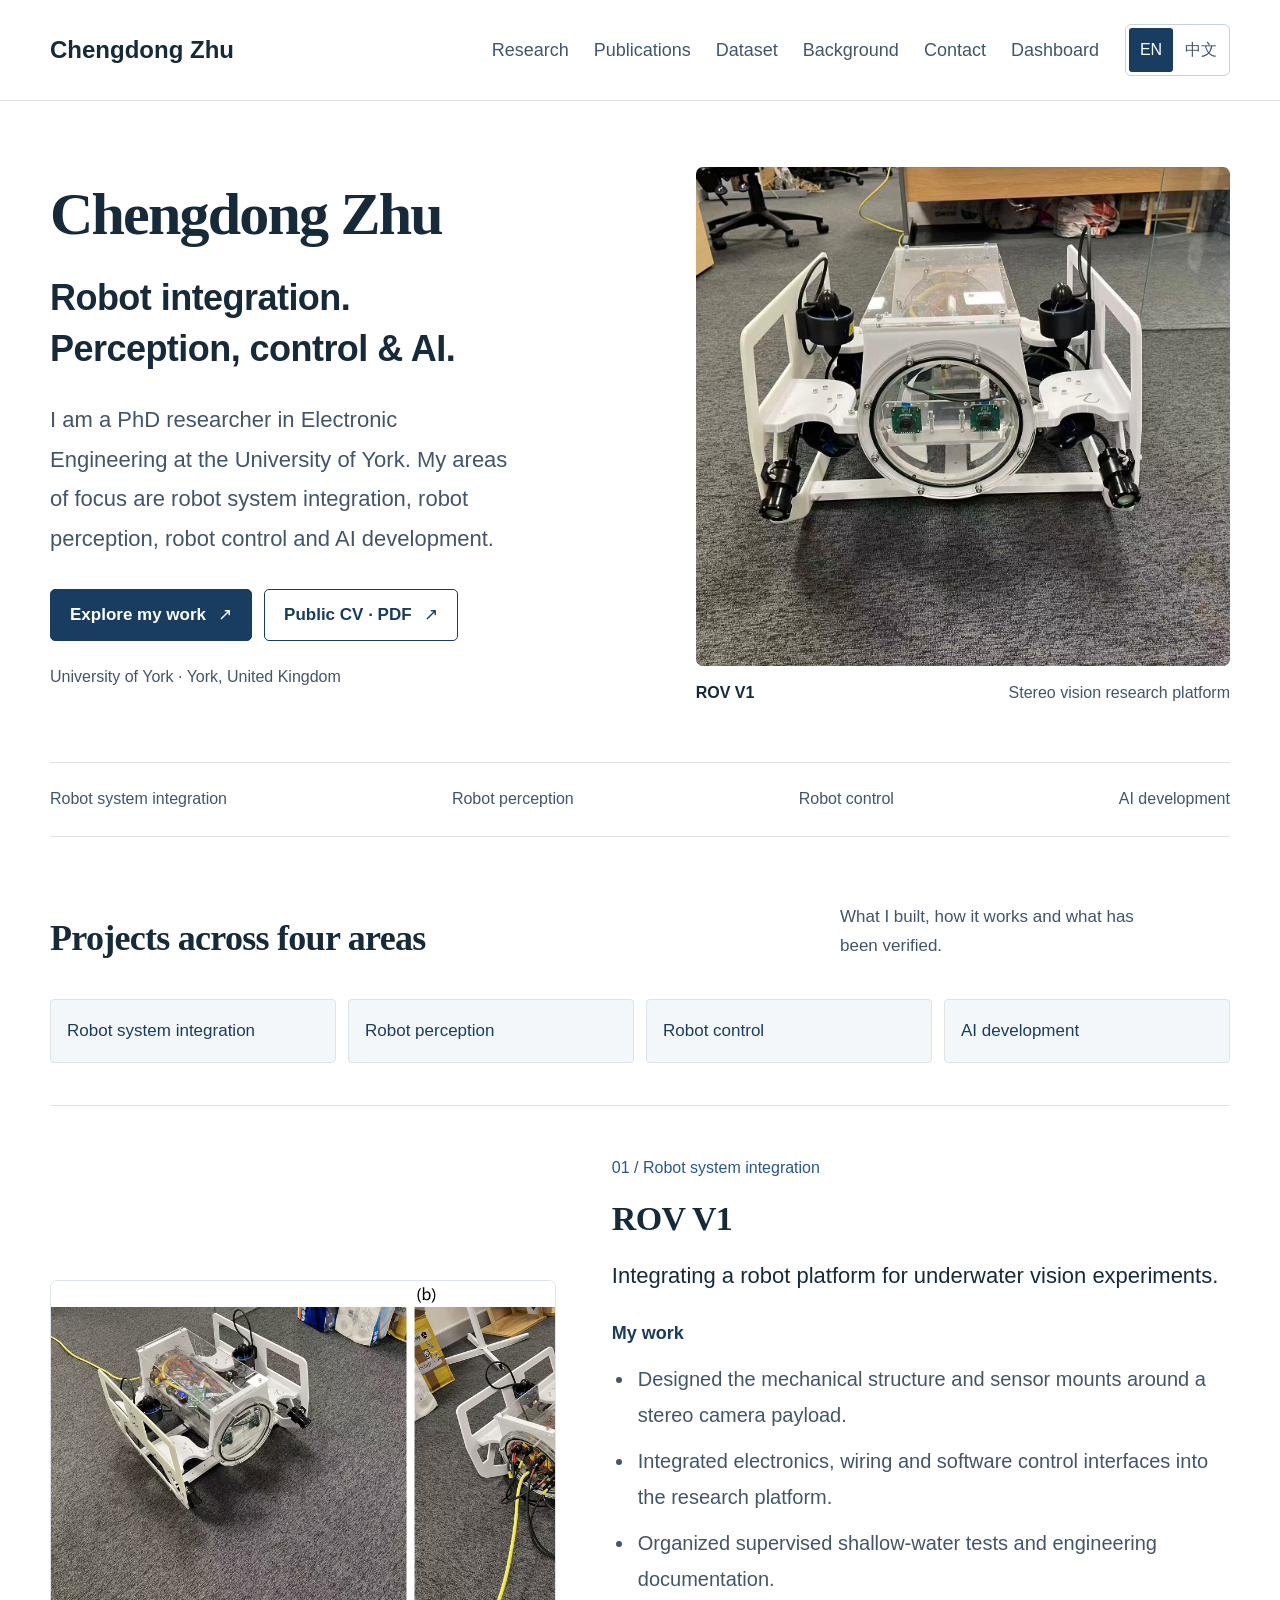
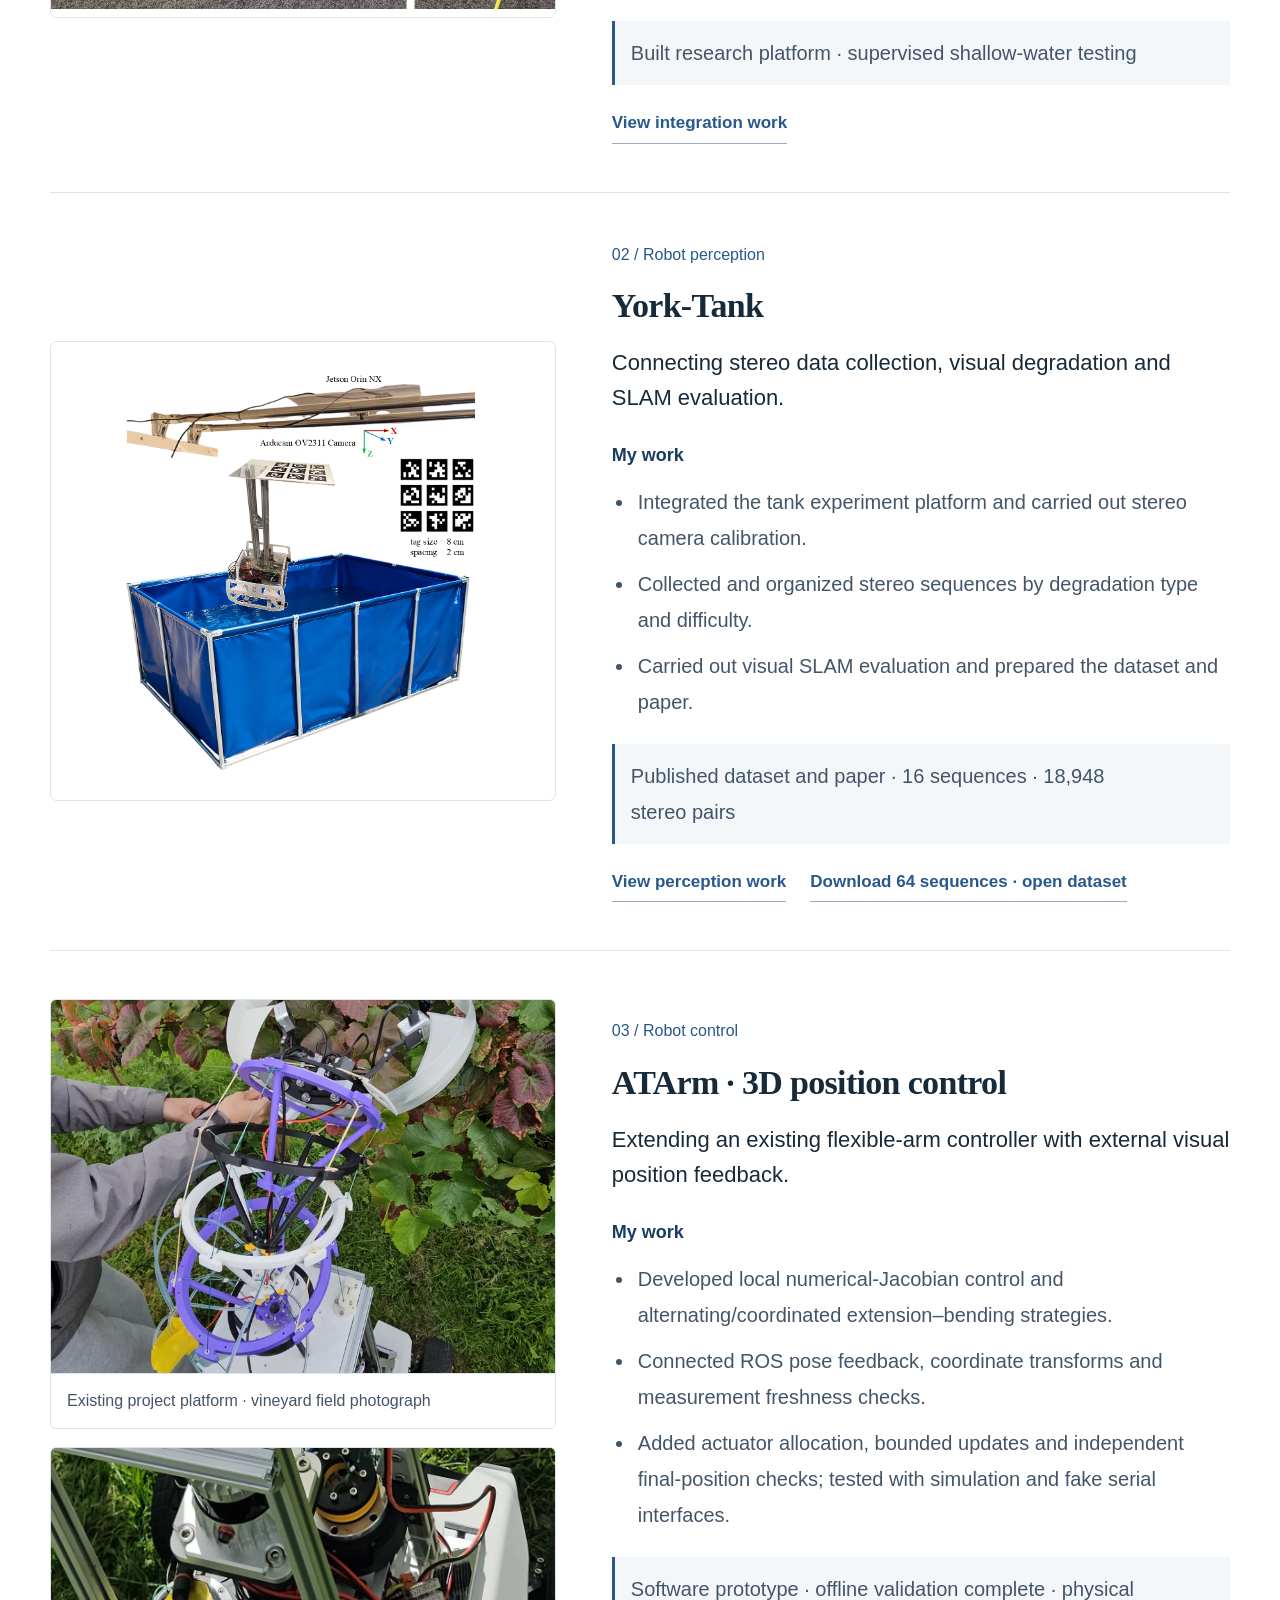
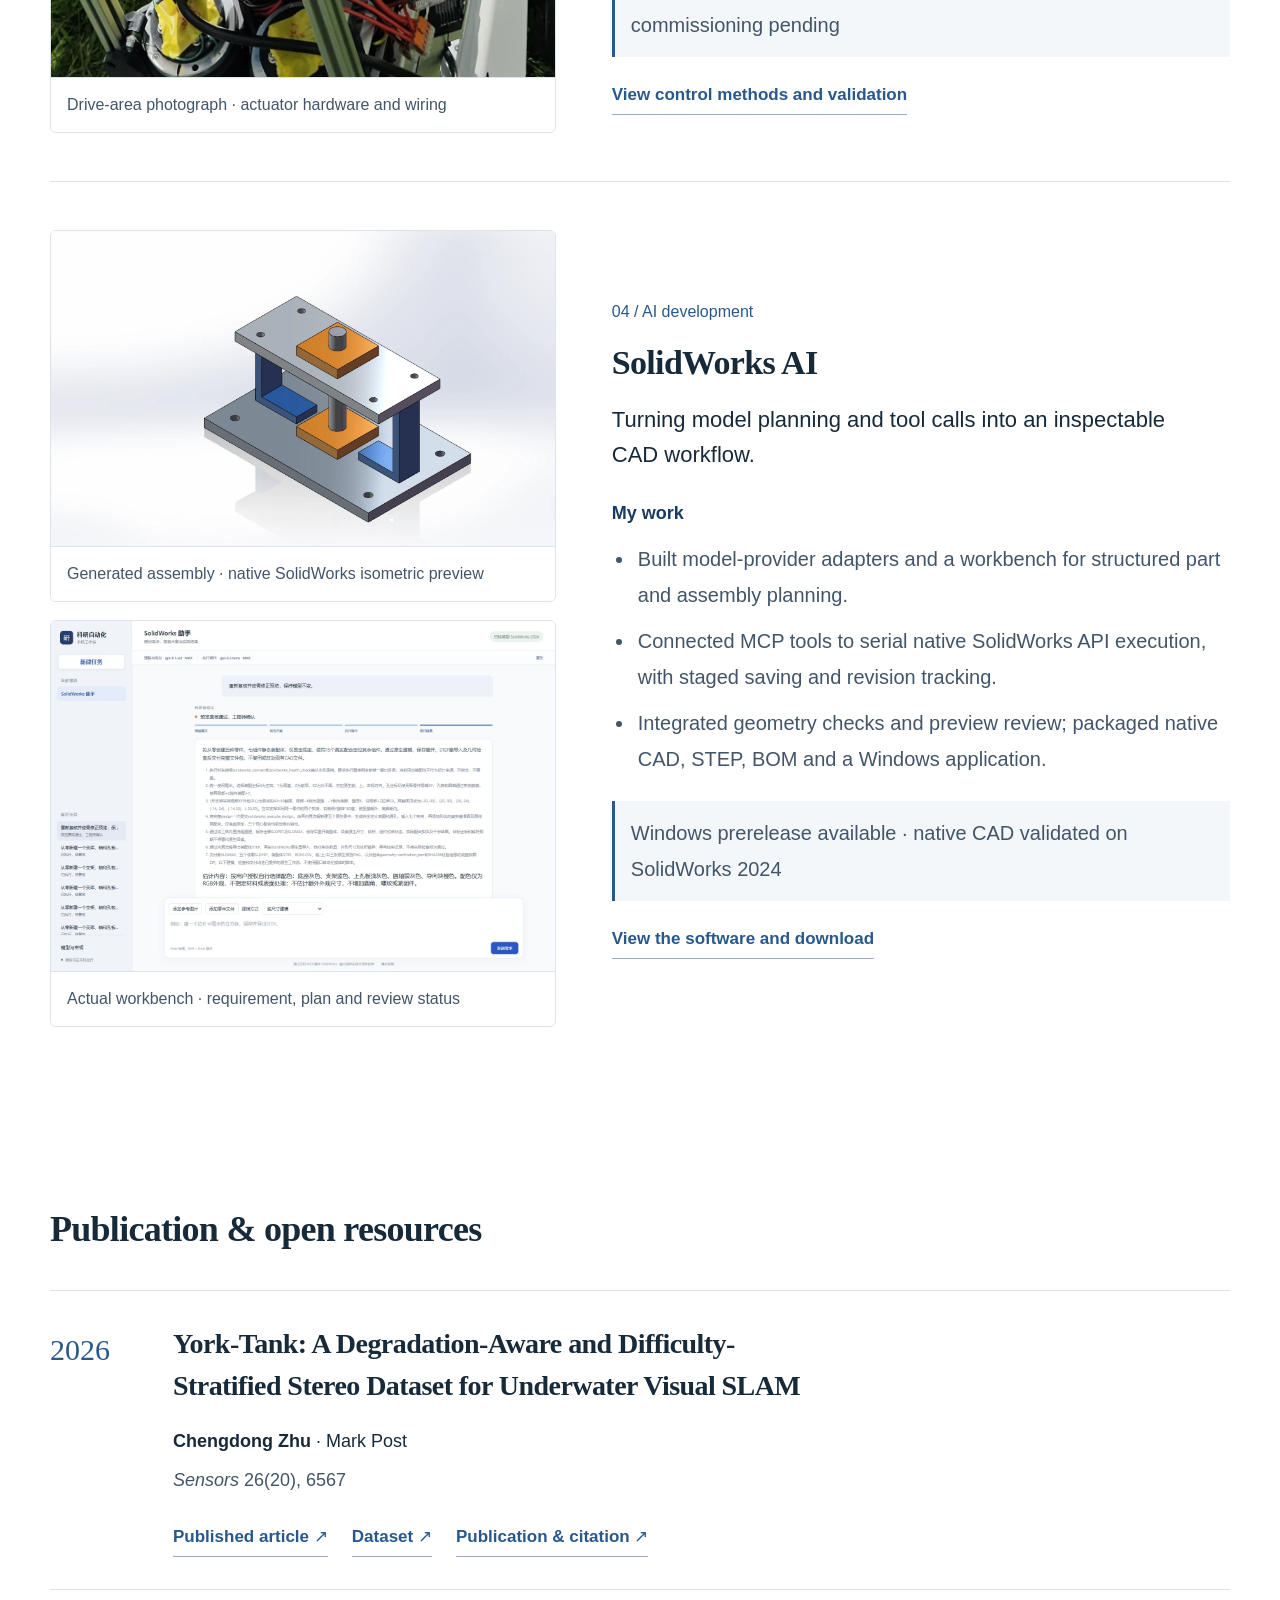
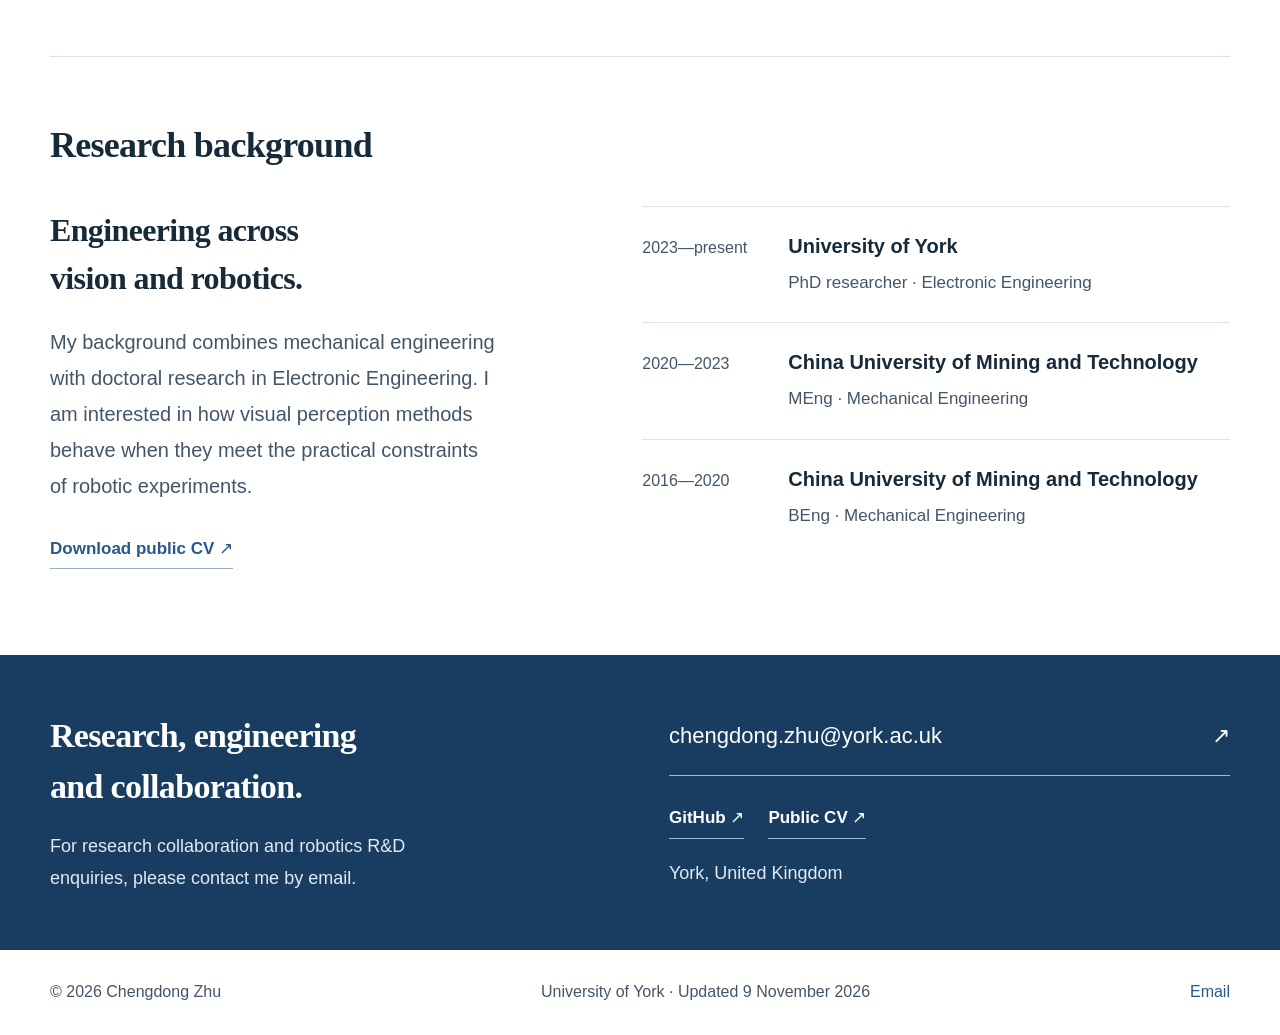
<file: index.html>
<!doctype html>
<html lang="en"><head><meta charset="utf-8"><meta name="viewport" content="width=device-width, initial-scale=1">
<title>Chengdong Zhu | Robotics &amp; AI Development</title><meta name="description" content="Chengdong Zhu, PhD researcher in Electronic Engineering at the University of York. Robot system integration, robot perception, robot control and AI development.">
<meta name="theme-color" content="#ffffff"><meta property="og:type" content="website"><meta property="og:title" content="Chengdong Zhu | Robotics &amp; AI Development"><meta property="og:description" content="Chengdong Zhu, PhD researcher in Electronic Engineering at the University of York. Robot system integration, robot perception, robot control and AI development."><meta property="og:image" content="https://zhuchengdong.com/assets/rov-front.jpg"><meta property="og:url" content="https://zhuchengdong.com/">
<link rel="canonical" href="https://zhuchengdong.com/"><link rel="icon" href="assets/favicon.svg?v=20261104-r3" type="image/svg+xml"><link rel="stylesheet" href="assets/style.css?v=20261124-dashboard">
<script src="assets/site.js?v=20261124-dashboard" defer></script></head>
<body data-title-en="Chengdong Zhu | Robotics &amp; AI Development" data-title-zh="朱铖栋 | 机器人系统集成、感知、控制与AI开发" data-desc-en="Chengdong Zhu, PhD researcher in Electronic Engineering at the University of York. Robot system integration, robot perception, robot control and AI development." data-desc-zh="朱铖栋，约克大学电子工程博士研究生，工作方向为机器人系统集成、机器人感知、机器人控制与AI开发。">
<a class="skip" href="#main"><span data-en="Skip to content" data-zh="跳转至正文">Skip to content</span></a>
<header class="masthead"><div class="wrap header-inner"><a class="brand" href="index.html" aria-label="Chengdong Zhu / 朱铖栋"><span data-en="Chengdong Zhu" data-zh="朱铖栋">Chengdong Zhu</span><span class="brand-note"><span data-en="RESEARCH &amp; ENGINEERING" data-zh="研究与工程">RESEARCH &amp; ENGINEERING</span></span></a>
<div class="header-controls"><button class="menu-toggle" type="button" aria-expanded="false" aria-controls="main-nav"><span data-en="Menu" data-zh="导航">Menu</span></button><nav id="main-nav" aria-label="Main navigation"><a href="index.html#research"><span data-en="Research" data-zh="研究项目">Research</span></a><a href="publications.html"><span data-en="Publications" data-zh="论文与资源">Publications</span></a><a href="datasets/york-tank/"><span data-en="Dataset" data-zh="数据集">Dataset</span></a><a href="index.html#background"><span data-en="Background" data-zh="研究背景">Background</span></a><a href="index.html#contact"><span data-en="Contact" data-zh="联系">Contact</span></a><a href="dashboard/" data-language-link><span data-en="Dashboard" data-zh="工作台">Dashboard</span></a></nav>
<div class="language-switch" role="group" aria-label="Language / 语言"><button type="button" data-language="en" aria-pressed="true">EN</button><button type="button" data-language="zh" aria-pressed="false">中文</button></div></div></div></header>
<main id="main"><section class="wrap hero" aria-labelledby="hero-name"><div class="hero-copy"><p class="eyebrow"><span data-en="ROBOTICS · VISION · SYSTEMS" data-zh="机器人 · 视觉 · 系统">ROBOTICS · VISION · SYSTEMS</span></p><h1 id="hero-name"><span data-en="Chengdong Zhu" data-zh="朱铖栋">Chengdong Zhu</span></h1><h2 class="hero-statement" data-en="Robot integration.
Perception, control &amp; AI." data-zh="机器人系统集成
感知、控制与AI开发">Robot integration.
Perception, control &amp; AI.</h2><p class="hero-intro" data-en="I am a PhD researcher in Electronic Engineering at the University of York. My areas of focus are robot system integration, robot perception, robot control and AI development." data-zh="我是约克大学电子工程专业博士研究生，方向涵盖机器人系统集成、机器人感知、机器人控制和AI开发。">I am a PhD researcher in Electronic Engineering at the University of York. My areas of focus are robot system integration, robot perception, robot control and AI development.</p>
<div class="actions"><a class="button primary" href="#research" ><span data-en="Explore my work" data-zh="查看研究项目">Explore my work</span><span aria-hidden="true"> ↗</span></a><a class="button secondary" href="assets/Chengdong_Zhu_Public_CV.pdf" download><span data-en="Public CV · PDF" data-zh="公开简历 · 英文 PDF">Public CV · PDF</span><span aria-hidden="true"> ↗</span></a></div><p class="hero-location"><span data-en="University of York · York, United Kingdom" data-zh="英国约克大学 · 电子工程">University of York · York, United Kingdom</span></p></div>
<figure class="hero-figure"><img src="assets/rov-front.jpg" alt="Front view of the V1 underwater research robot and its stereo cameras" width="1707" height="1280" fetchpriority="high"><figcaption><span>ROV V1</span><span data-en="Stereo vision research platform" data-zh="双目视觉研究平台">Stereo vision research platform</span></figcaption></figure></section>
<div class="wrap focus-strip"><span class="eyebrow" data-en="Areas of focus" data-zh="工作方向">Areas of focus</span><span><span data-en="Robot system integration" data-zh="机器人系统集成">Robot system integration</span></span><span><span data-en="Robot perception" data-zh="机器人感知">Robot perception</span></span><span><span data-en="Robot control" data-zh="机器人控制">Robot control</span></span><span><span data-en="AI development" data-zh="AI开发">AI development</span></span></div><section class="wrap section" id="research"><div class="section-heading"><div><span class="section-number">01</span><h2 data-en="Projects across four areas" data-zh="四个方向，具体项目">Projects across four areas</h2></div><p data-en="What I built, how it works and what has been verified." data-zh="展示具体工作、实现方式与验证进度。">What I built, how it works and what has been verified.</p></div><nav class="project-index" aria-label="Project areas / 项目方向"><a class="project-index-link" href="#system-integration"><span data-en="Robot system integration" data-zh="机器人系统集成">Robot system integration</span></a><a class="project-index-link" href="#robot-perception"><span data-en="Robot perception" data-zh="机器人感知">Robot perception</span></a><a class="project-index-link" href="#robot-control"><span data-en="Robot control" data-zh="机器人控制">Robot control</span></a><a class="project-index-link" href="#ai-development"><span data-en="AI development" data-zh="AI开发">AI development</span></a></nav><article class="portfolio-project" id="system-integration"><a class="project-visual rov-visual" href="rov-v1.html" aria-label="ROV V1"><img src="assets/rov-assembly.jpg" alt="Two views of the assembled V1 underwater research robot" width="2884" height="1168" loading="lazy"></a><div class="project-copy"><p class="eyebrow" data-en="01 / Robot system integration" data-zh="01 / 机器人系统集成">01 / Robot system integration</p><h3><a class="project-title-link" href="rov-v1.html"><span data-en="ROV V1" data-zh="ROV V1">ROV V1</span></a></h3><p class="project-deck" data-en="Integrating a robot platform for underwater vision experiments." data-zh="为水下视觉实验搭建并集成机器人平台。">Integrating a robot platform for underwater vision experiments.</p><div class="work-list"><h4 data-en="My work" data-zh="我的工作">My work</h4><ul><li data-en="Designed the mechanical structure and sensor mounts around a stereo camera payload." data-zh="围绕双目相机载荷，设计机械结构与传感器安装方案。">Designed the mechanical structure and sensor mounts around a stereo camera payload.</li><li data-en="Integrated electronics, wiring and software control interfaces into the research platform." data-zh="集成电子系统、布线与软件控制接口，完成平台联调。">Integrated electronics, wiring and software control interfaces into the research platform.</li><li data-en="Organized supervised shallow-water tests and engineering documentation." data-zh="开展人工监督的浅水测试，整理工程设计与实验资料。">Organized supervised shallow-water tests and engineering documentation.</li></ul></div><p class="project-status" data-en="Built research platform · supervised shallow-water testing" data-zh="已搭建研究平台 · 人工监督浅水测试">Built research platform · supervised shallow-water testing</p><a class="text-link" href="rov-v1.html"><span data-en="View integration work" data-zh="查看系统集成工作">View integration work</span></a></div></article><article class="portfolio-project" id="robot-perception"><a class="project-visual tank-visual" href="york-tank.html" aria-label="York-Tank"><img src="assets/tank-setup.png" alt="York-Tank experiment with an overhead camera and AprilTag reference array" width="1127" height="1263" loading="lazy"></a><div class="project-copy"><p class="eyebrow" data-en="02 / Robot perception" data-zh="02 / 机器人感知">02 / Robot perception</p><h3><a class="project-title-link" href="york-tank.html"><span data-en="York-Tank" data-zh="York-Tank">York-Tank</span></a></h3><p class="project-deck" data-en="Connecting stereo data collection, visual degradation and SLAM evaluation." data-zh="将双目数据采集、视觉退化与SLAM评价连接起来。">Connecting stereo data collection, visual degradation and SLAM evaluation.</p><div class="work-list"><h4 data-en="My work" data-zh="我的工作">My work</h4><ul><li data-en="Integrated the tank experiment platform and carried out stereo camera calibration." data-zh="集成水槽实验平台，完成双目相机标定。">Integrated the tank experiment platform and carried out stereo camera calibration.</li><li data-en="Collected and organized stereo sequences by degradation type and difficulty." data-zh="采集双目序列，按视觉退化类型与难度组织数据。">Collected and organized stereo sequences by degradation type and difficulty.</li><li data-en="Carried out visual SLAM evaluation and prepared the dataset and paper." data-zh="开展视觉SLAM评价，整理数据集与论文。">Carried out visual SLAM evaluation and prepared the dataset and paper.</li></ul></div><p class="project-status" data-en="Published dataset and paper · 16 sequences · 18,948 stereo pairs" data-zh="已发表数据集与论文 · 16条序列 · 18,948对双目图像">Published dataset and paper · 16 sequences · 18,948 stereo pairs</p><div class="inline-links"><a class="text-link" href="york-tank.html"><span data-en="View perception work" data-zh="查看感知与数据集工作">View perception work</span></a><a class="text-link" href="datasets/york-tank/"><span data-en="Download 64 sequences · open dataset" data-zh="下载64条序列 · 开放数据集">Download 64 sequences · open dataset</span></a></div></div></article><article class="portfolio-project" id="robot-control"><div class="project-media-stack"><figure class="project-shot control-field-shot"><a class="shot-link" href="assets/atarm-field.webp" target="_blank" rel="noopener"><img src="assets/atarm-field.webp" alt="Existing flexible-arm platform photographed during collaborative vineyard field work" width="788" height="1400" loading="lazy" decoding="async"></a><figcaption><span data-en="Existing project platform · vineyard field photograph" data-zh="合作项目既有平台 · 葡萄园现场实物照片">Existing project platform · vineyard field photograph</span></figcaption></figure><figure class="project-shot control-drive-shot"><a class="shot-link" href="assets/atarm-drive.webp" target="_blank" rel="noopener"><img src="assets/atarm-drive.webp" alt="Real photograph of the flexible-arm drive area, motors and wiring" width="1104" height="920" loading="lazy" decoding="async"></a><figcaption><span data-en="Drive-area photograph · actuator hardware and wiring" data-zh="实际驱动区照片 · 执行器硬件与布线">Drive-area photograph · actuator hardware and wiring</span></figcaption></figure></div><div class="project-copy"><p class="eyebrow" data-en="03 / Robot control" data-zh="03 / 机器人控制">03 / Robot control</p><h3><a class="project-title-link" href="atarm-control.html"><span data-en="ATArm · 3D position control" data-zh="ATArm · 三维位置控制">ATArm · 3D position control</span></a></h3><p class="project-deck" data-en="Extending an existing flexible-arm controller with external visual position feedback." data-zh="在既有柔性机械臂控制框架上，开发外部视觉位置反馈与三维控制软件。">Extending an existing flexible-arm controller with external visual position feedback.</p><div class="work-list"><h4 data-en="My work" data-zh="我的工作">My work</h4><ul><li data-en="Developed local numerical-Jacobian control and alternating/coordinated extension–bending strategies." data-zh="开发局部数值雅可比控制，以及伸缩与弯曲的交替、协调控制策略。">Developed local numerical-Jacobian control and alternating/coordinated extension–bending strategies.</li><li data-en="Connected ROS pose feedback, coordinate transforms and measurement freshness checks." data-zh="接入ROS位姿反馈，处理坐标变换、数据时效与稳定测量窗口。">Connected ROS pose feedback, coordinate transforms and measurement freshness checks.</li><li data-en="Added actuator allocation, bounded updates and independent final-position checks; tested with simulation and fake serial interfaces." data-zh="加入执行器通道分配、有界更新与最终位置独立核验，通过模拟和伪串口验证。">Added actuator allocation, bounded updates and independent final-position checks; tested with simulation and fake serial interfaces.</li></ul></div><p class="project-status" data-en="Software prototype · offline validation complete · physical commissioning pending" data-zh="软件原型 · 已完成离线验证 · 待实机联调">Software prototype · offline validation complete · physical commissioning pending</p><a class="text-link" href="atarm-control.html"><span data-en="View control methods and validation" data-zh="查看控制方法与验证">View control methods and validation</span></a></div></article><article class="portfolio-project" id="ai-development"><div class="project-media-stack"><figure class="project-shot model-shot"><a class="shot-link" href="assets/solidworks-ai-assembly.webp" target="_blank" rel="noopener"><img src="assets/solidworks-ai-assembly.webp" alt="Native SolidWorks preview of the generated bracket, shaft and plate assembly" width="1600" height="1000" loading="lazy" decoding="async"></a><figcaption><span data-en="Generated assembly · native SolidWorks isometric preview" data-zh="实际生成的装配体 · SolidWorks原生等轴测预览">Generated assembly · native SolidWorks isometric preview</span></figcaption></figure><figure class="project-shot workbench-shot"><a class="shot-link" href="assets/solidworks-ai-workbench.webp" target="_blank" rel="noopener"><img src="assets/solidworks-ai-workbench.webp" alt="SolidWorks AI rc13 workbench showing a completed preview review task" width="1440" height="1000" loading="lazy" decoding="async"></a><figcaption><span data-en="Actual workbench · requirement, plan and review status" data-zh="真实工作台界面 · 需求、方案与复核状态">Actual workbench · requirement, plan and review status</span></figcaption></figure></div><div class="project-copy"><p class="eyebrow" data-en="04 / AI development" data-zh="04 / AI开发">04 / AI development</p><h3><a class="project-title-link" href="solidworks-ai.html"><span data-en="SolidWorks AI" data-zh="SolidWorks AI · 自然语言CAD工作台">SolidWorks AI</span></a></h3><p class="project-deck" data-en="Turning model planning and tool calls into an inspectable CAD workflow." data-zh="将模型规划、工具调用与结果复核，组织为可交付的CAD软件流程。">Turning model planning and tool calls into an inspectable CAD workflow.</p><div class="work-list"><h4 data-en="My work" data-zh="我的工作">My work</h4><ul><li data-en="Built model-provider adapters and a workbench for structured part and assembly planning." data-zh="开发模型接口适配与工作台，将需求转为结构化零件、装配方案。">Built model-provider adapters and a workbench for structured part and assembly planning.</li><li data-en="Connected MCP tools to serial native SolidWorks API execution, with staged saving and revision tracking." data-zh="通过MCP串行调用SolidWorks原生接口，管理分阶段保存与版本修订。">Connected MCP tools to serial native SolidWorks API execution, with staged saving and revision tracking.</li><li data-en="Integrated geometry checks and preview review; packaged native CAD, STEP, BOM and a Windows application." data-zh="集成几何检查和预览复核，交付原生CAD、STEP、BOM，并打包Windows应用。">Integrated geometry checks and preview review; packaged native CAD, STEP, BOM and a Windows application.</li></ul></div><p class="project-status" data-en="Windows prerelease available · native CAD validated on SolidWorks 2024" data-zh="Windows预发布版已发布 · 已在SolidWorks 2024验证原生CAD流程">Windows prerelease available · native CAD validated on SolidWorks 2024</p><a class="text-link" href="solidworks-ai.html"><span data-en="View the software and download" data-zh="查看软件实现与下载">View the software and download</span></a></div></article></section><section class="wrap section" id="resources"><div class="section-heading"><div><span class="section-number">02</span><h2 data-en="Publication &amp; open resources" data-zh="论文与开放资源">Publication &amp; open resources</h2></div></div>
<article class="publication-preview"><span class="pub-year">2026</span><div><p class="eyebrow"><span data-en="JOURNAL ARTICLE" data-zh="期刊论文">JOURNAL ARTICLE</span></p><h3><a href="https://doi.org/10.3390/s26206567">York-Tank: A Degradation-Aware and Difficulty-Stratified Stereo Dataset for Underwater Visual SLAM</a></h3><p class="pub-authors"><strong>Chengdong Zhu</strong> · Mark Post</p><p class="muted"><em>Sensors</em> 26(20), 6567</p><div class="inline-links"><a class="text-link" href="https://doi.org/10.3390/s26206567" ><span data-en="Published article" data-zh="已发表论文">Published article</span><span aria-hidden="true"> ↗</span></a><a class="text-link" href="https://doi.org/10.5281/zenodo.23347574" ><span data-en="Dataset" data-zh="数据集">Dataset</span><span aria-hidden="true"> ↗</span></a><a class="text-link" href="publications.html" ><span data-en="Publication &amp; citation" data-zh="论文与引用">Publication &amp; citation</span><span aria-hidden="true"> ↗</span></a></div></div></article></section><section class="wrap section background-section" id="background"><div class="section-heading"><div><span class="section-number">03</span><h2 data-en="Research background" data-zh="研究背景">Research background</h2></div></div>
<div class="background-grid"><div><h3 class="background-title" data-en="Engineering across
vision and robotics." data-zh="连接视觉算法
与机器人工程。">Engineering across
vision and robotics.</h3><p data-en="My background combines mechanical engineering with doctoral research in Electronic Engineering. I am interested in how visual perception methods behave when they meet the practical constraints of robotic experiments." data-zh="我的学习与研究经历涵盖机械工程和电子工程，关注视觉感知方法在机器人实际实验条件下的表现。">My background combines mechanical engineering with doctoral research in Electronic Engineering. I am interested in how visual perception methods behave when they meet the practical constraints of robotic experiments.</p><a class="text-link" href="assets/Chengdong_Zhu_Public_CV.pdf" download><span data-en="Download public CV" data-zh="下载英文公开简历">Download public CV</span><span aria-hidden="true"> ↗</span></a></div><ol class="education"><li><time>2023—<span data-en="present" data-zh="至今">present</span></time><div><h4><span data-en="University of York" data-zh="约克大学">University of York</span></h4><p><span data-en="PhD researcher · Electronic Engineering" data-zh="博士在读 · 电子工程">PhD researcher · Electronic Engineering</span></p></div></li><li><time>2020—2023</time><div><h4><span data-en="China University of Mining and Technology" data-zh="中国矿业大学">China University of Mining and Technology</span></h4><p><span data-en="MEng · Mechanical Engineering" data-zh="工学硕士 · 机械工程">MEng · Mechanical Engineering</span></p></div></li><li><time>2016—2020</time><div><h4><span data-en="China University of Mining and Technology" data-zh="中国矿业大学">China University of Mining and Technology</span></h4><p><span data-en="BEng · Mechanical Engineering" data-zh="工学学士 · 机械工程">BEng · Mechanical Engineering</span></p></div></li></ol></div></section><section class="contact-section" id="contact"><div class="wrap contact-inner"><div><p class="eyebrow"><span data-en="GET IN TOUCH" data-zh="联系">GET IN TOUCH</span></p><h2 data-en="Research, engineering
and collaboration." data-zh="研究、工程
与合作交流。">Research, engineering
and collaboration.</h2><p data-en="For research collaboration and robotics R&amp;D enquiries, please contact me by email." data-zh="欢迎就研究合作与机器人研发工作通过邮件联系。">For research collaboration and robotics R&amp;D enquiries, please contact me by email.</p></div><div class="contact-links"><a class="contact-email" href="mailto:chengdong.zhu@york.ac.uk">chengdong.zhu@york.ac.uk <span aria-hidden="true">↗</span></a><div class="inline-links"><a class="text-link" href="https://github.com/zhu-chengdong" ><span data-en="GitHub" data-zh="GitHub">GitHub</span><span aria-hidden="true"> ↗</span></a><a class="text-link" href="assets/Chengdong_Zhu_Public_CV.pdf" download><span data-en="Public CV" data-zh="公开简历">Public CV</span><span aria-hidden="true"> ↗</span></a></div><p><span data-en="York, United Kingdom" data-zh="英国约克">York, United Kingdom</span></p></div></div></section></main>
<footer class="wrap footer"><span>© 2026 <span data-en="Chengdong Zhu" data-zh="朱铖栋">Chengdong Zhu</span></span><span><span data-en="University of York · Updated 9 November 2026" data-zh="约克大学 · 更新于2026年11月9日">University of York · Updated 9 November 2026</span></span><a href="mailto:chengdong.zhu@york.ac.uk"><span data-en="Email" data-zh="邮件联系">Email</span></a></footer>
</body></html>
</file>
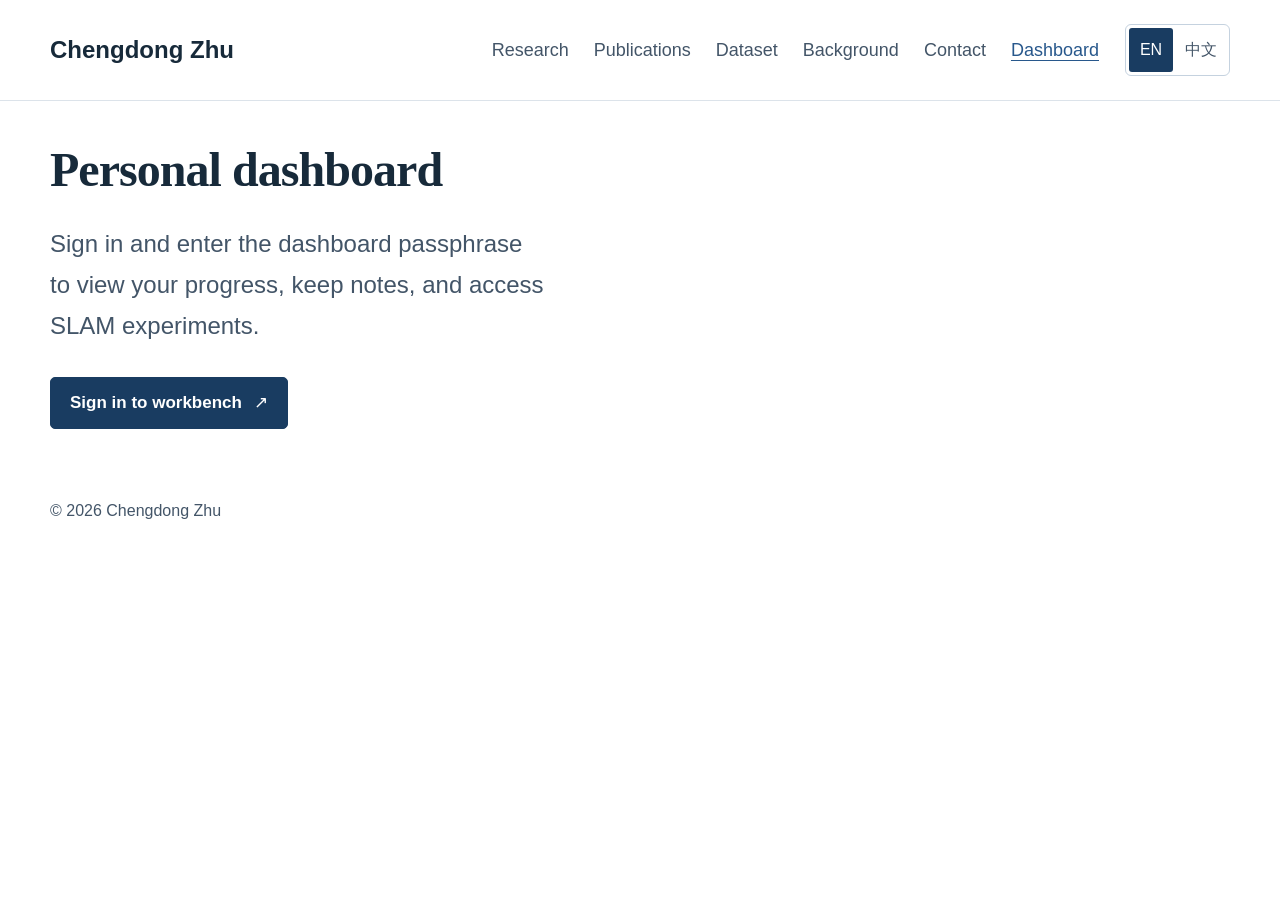
<file: dashboard/index.html>
<!doctype html>
<html lang="en">
<head>
  <meta charset="utf-8">
  <meta name="viewport" content="width=device-width, initial-scale=1">
  <title>Dashboard | Chengdong Zhu</title>
  <meta name="description" content="Sign in to Chengdong Zhu’s personal dashboard.">
  <meta name="robots" content="noindex, nofollow">
  <meta name="theme-color" content="#ffffff">
  <meta property="og:type" content="website">
  <meta property="og:title" content="Dashboard | Chengdong Zhu">
  <meta property="og:description" content="Sign in to Chengdong Zhu’s personal dashboard.">
  <meta property="og:url" content="https://zhuchengdong.com/dashboard/">
  <link rel="canonical" href="https://zhuchengdong.com/dashboard/">
  <link rel="icon" href="../assets/favicon.svg?v=20261104-r3" type="image/svg+xml">
  <link rel="stylesheet" href="../assets/style.css?v=20261124-dashboard">
  <script src="../assets/site.js?v=20261124-dashboard" defer></script>
</head>
<body data-title-en="Dashboard | Chengdong Zhu" data-title-zh="工作台 | 朱铖栋"
      data-desc-en="Sign in to Chengdong Zhu’s personal dashboard." data-desc-zh="朱铖栋个人工作台的登录入口。">
  <a class="skip" href="#main"><span data-en="Skip to content" data-zh="跳转至正文">Skip to content</span></a>
  <header class="masthead">
    <div class="wrap header-inner">
      <a class="brand" href="../index.html" aria-label="Chengdong Zhu / 朱铖栋"><span data-en="Chengdong Zhu" data-zh="朱铖栋">Chengdong Zhu</span></a>
      <div class="header-controls">
        <button class="menu-toggle" type="button" aria-expanded="false" aria-controls="main-nav"><span data-en="Menu" data-zh="导航">Menu</span></button>
        <nav id="main-nav" aria-label="Main navigation">
          <a href="../index.html#research"><span data-en="Research" data-zh="研究项目">Research</span></a>
          <a href="../publications.html"><span data-en="Publications" data-zh="论文与资源">Publications</span></a>
          <a href="../datasets/york-tank/" data-language-link><span data-en="Dataset" data-zh="数据集">Dataset</span></a>
          <a href="../index.html#background"><span data-en="Background" data-zh="研究背景">Background</span></a>
          <a href="../index.html#contact"><span data-en="Contact" data-zh="联系">Contact</span></a>
          <a href="./" data-language-link aria-current="page"><span data-en="Dashboard" data-zh="工作台">Dashboard</span></a>
        </nav>
        <div class="language-switch" role="group" aria-label="Language / 语言">
          <button type="button" data-language="en" aria-pressed="true">EN</button>
          <button type="button" data-language="zh" aria-pressed="false">中文</button>
        </div>
      </div>
    </div>
  </header>
  <main id="main" class="wrap detail-header">
    <h1 data-en="Personal dashboard" data-zh="个人工作台">Personal dashboard</h1>
    <p class="detail-lead"
       data-en="Sign in and enter the dashboard passphrase to view your progress, keep notes, and access SLAM experiments."
       data-zh="登录并输入工作台密码后，可以查看工作进展、记录备忘和访问 SLAM 实验。">
      Sign in and enter the dashboard passphrase to view your progress, keep notes, and access SLAM experiments.
    </p>
    <div class="actions">
      <a class="button primary" href="https://slam-workbench-prototype-1023.zhucd.chatgpt.site/dashboard" referrerpolicy="no-referrer">
        <span data-en="Sign in to workbench" data-zh="登录工作台">Sign in to workbench</span><span aria-hidden="true"> ↗</span>
      </a>
    </div>
  </main>
  <footer class="wrap footer">
    <span>© 2026 <span data-en="Chengdong Zhu" data-zh="朱铖栋">Chengdong Zhu</span></span>
  </footer>
</body>
</html>
</file>
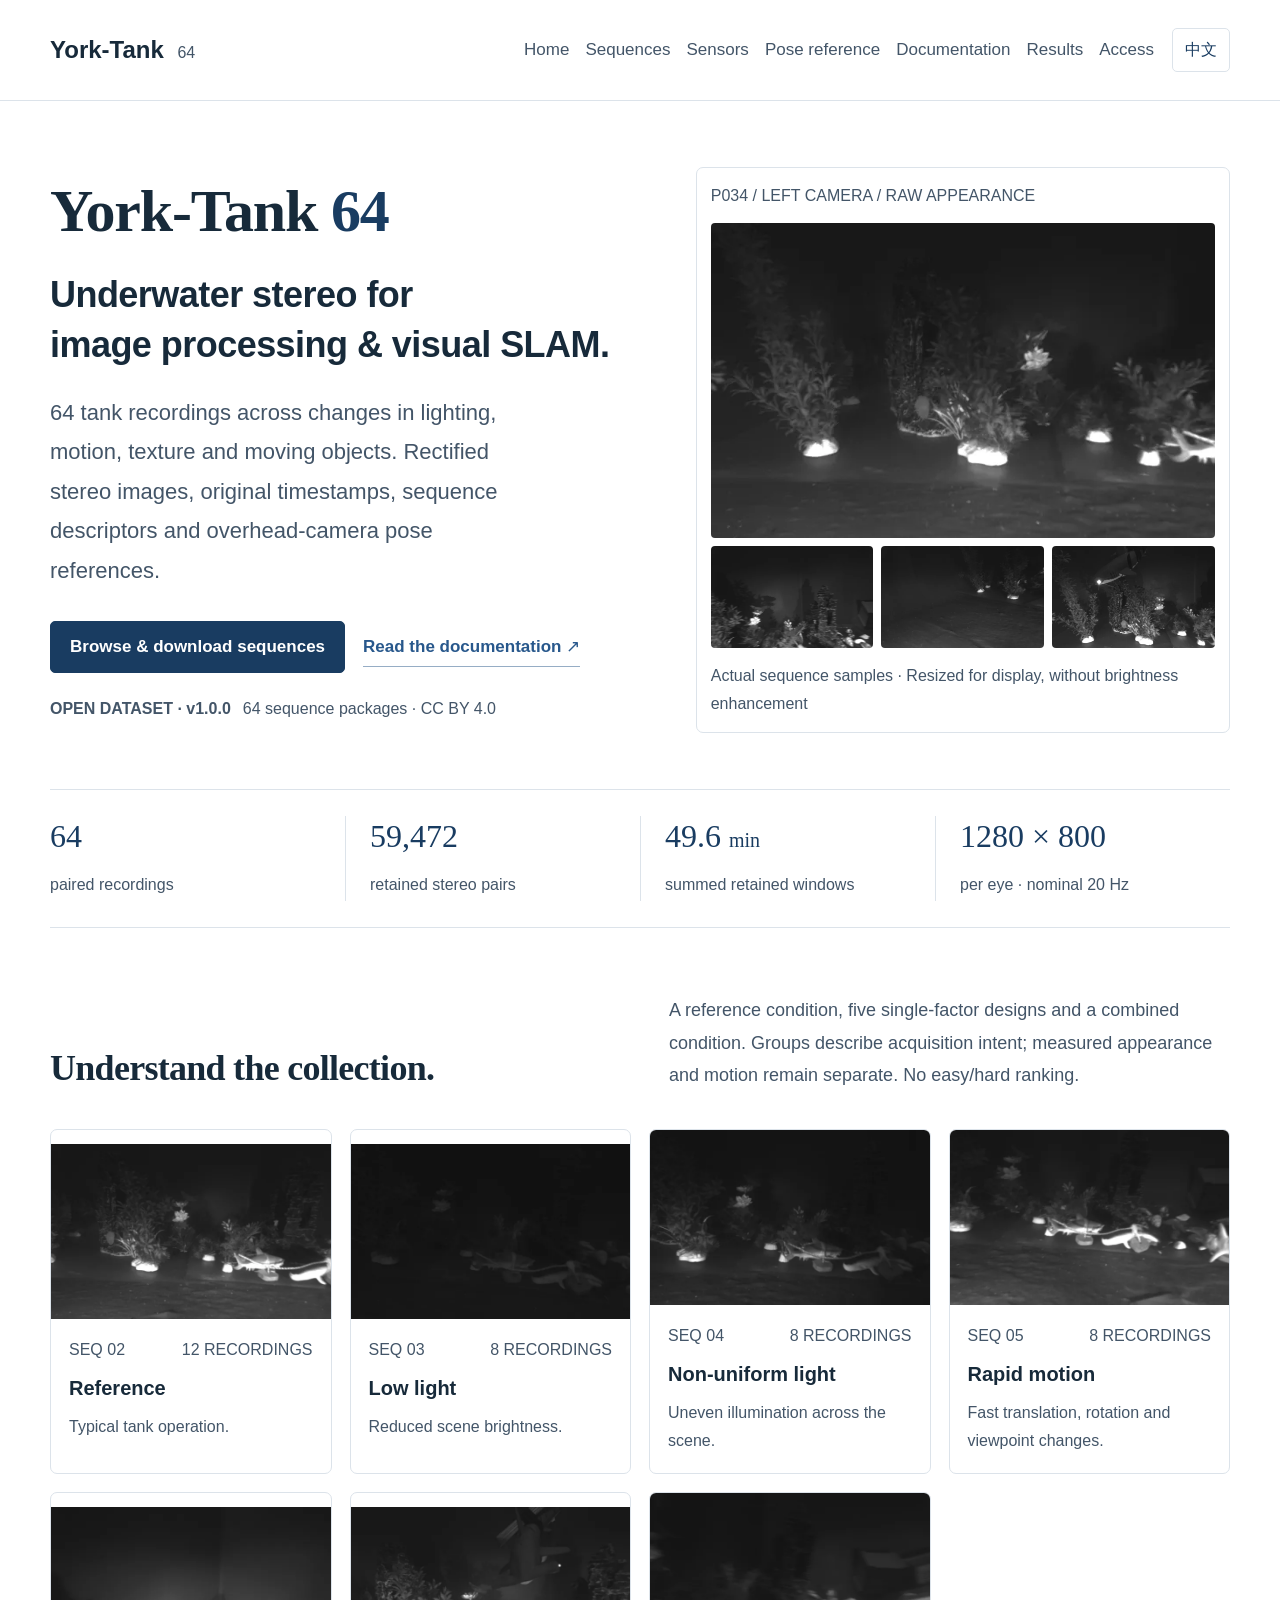
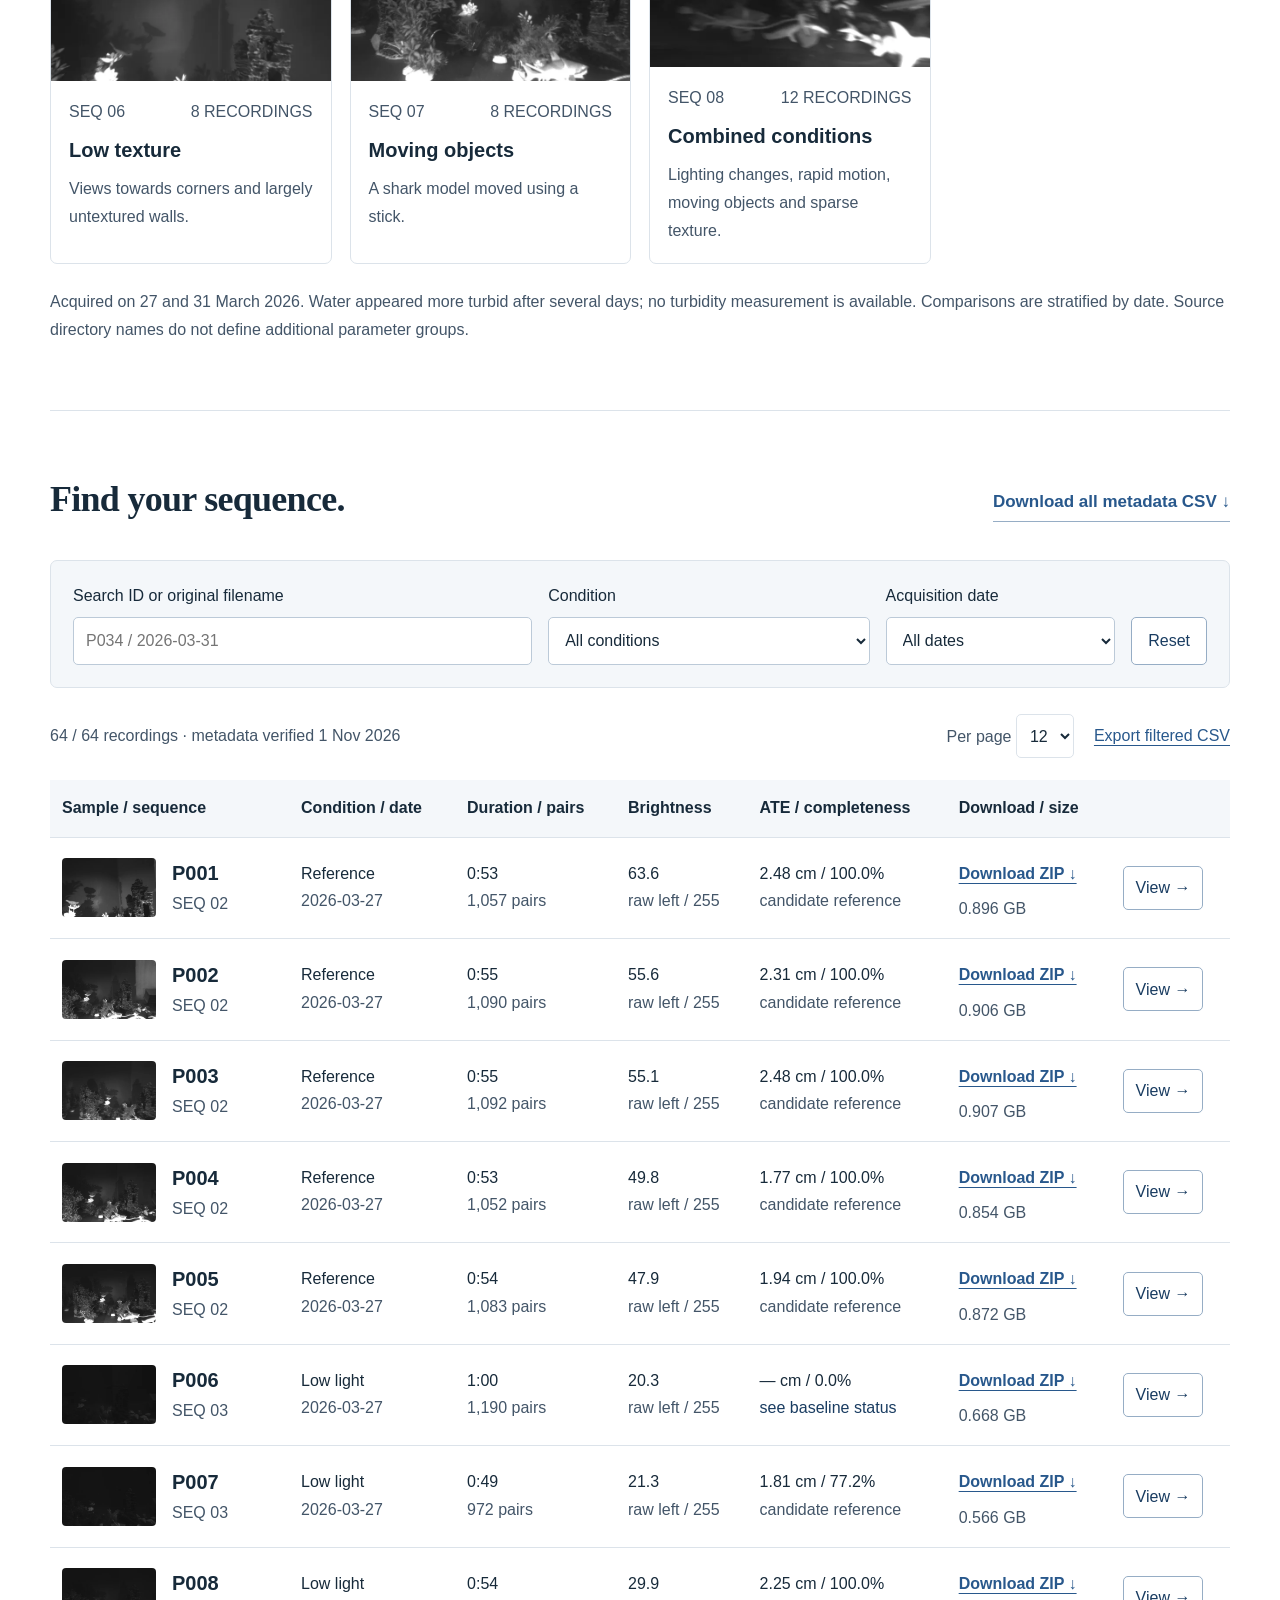
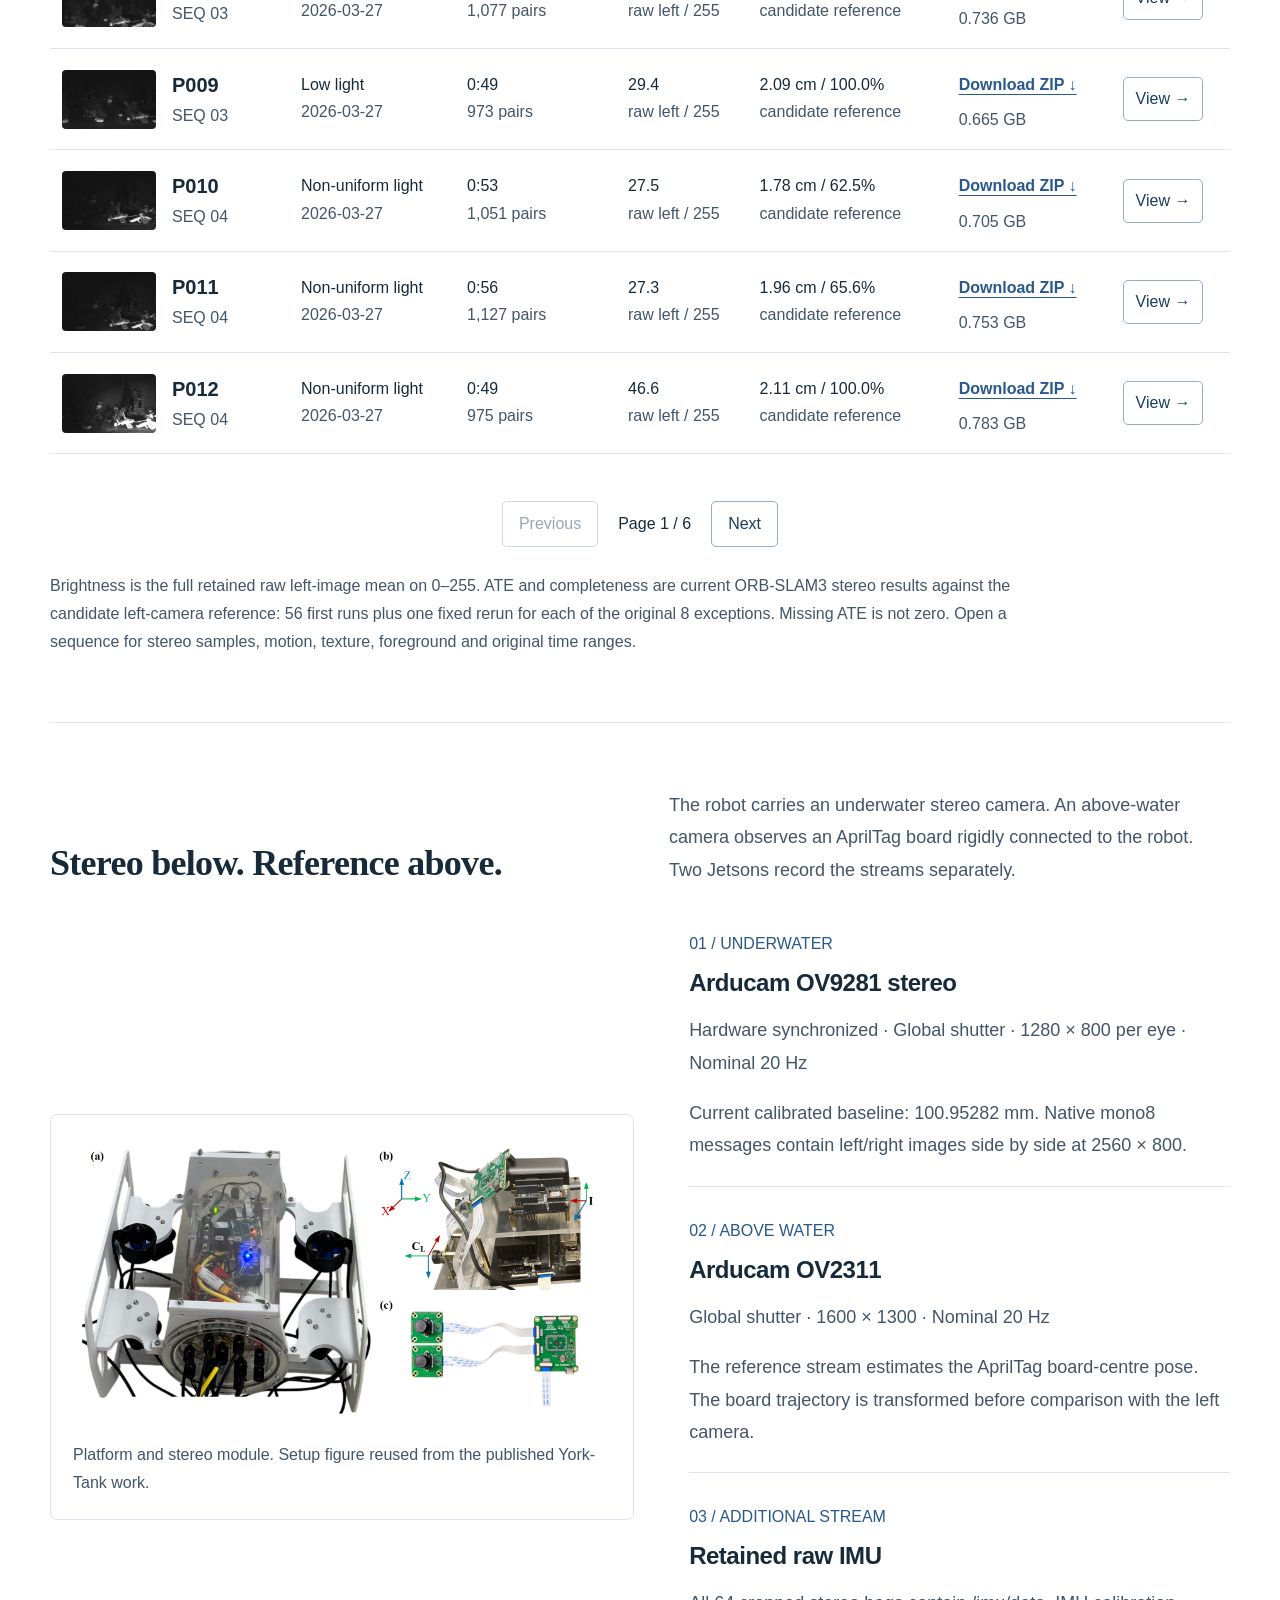
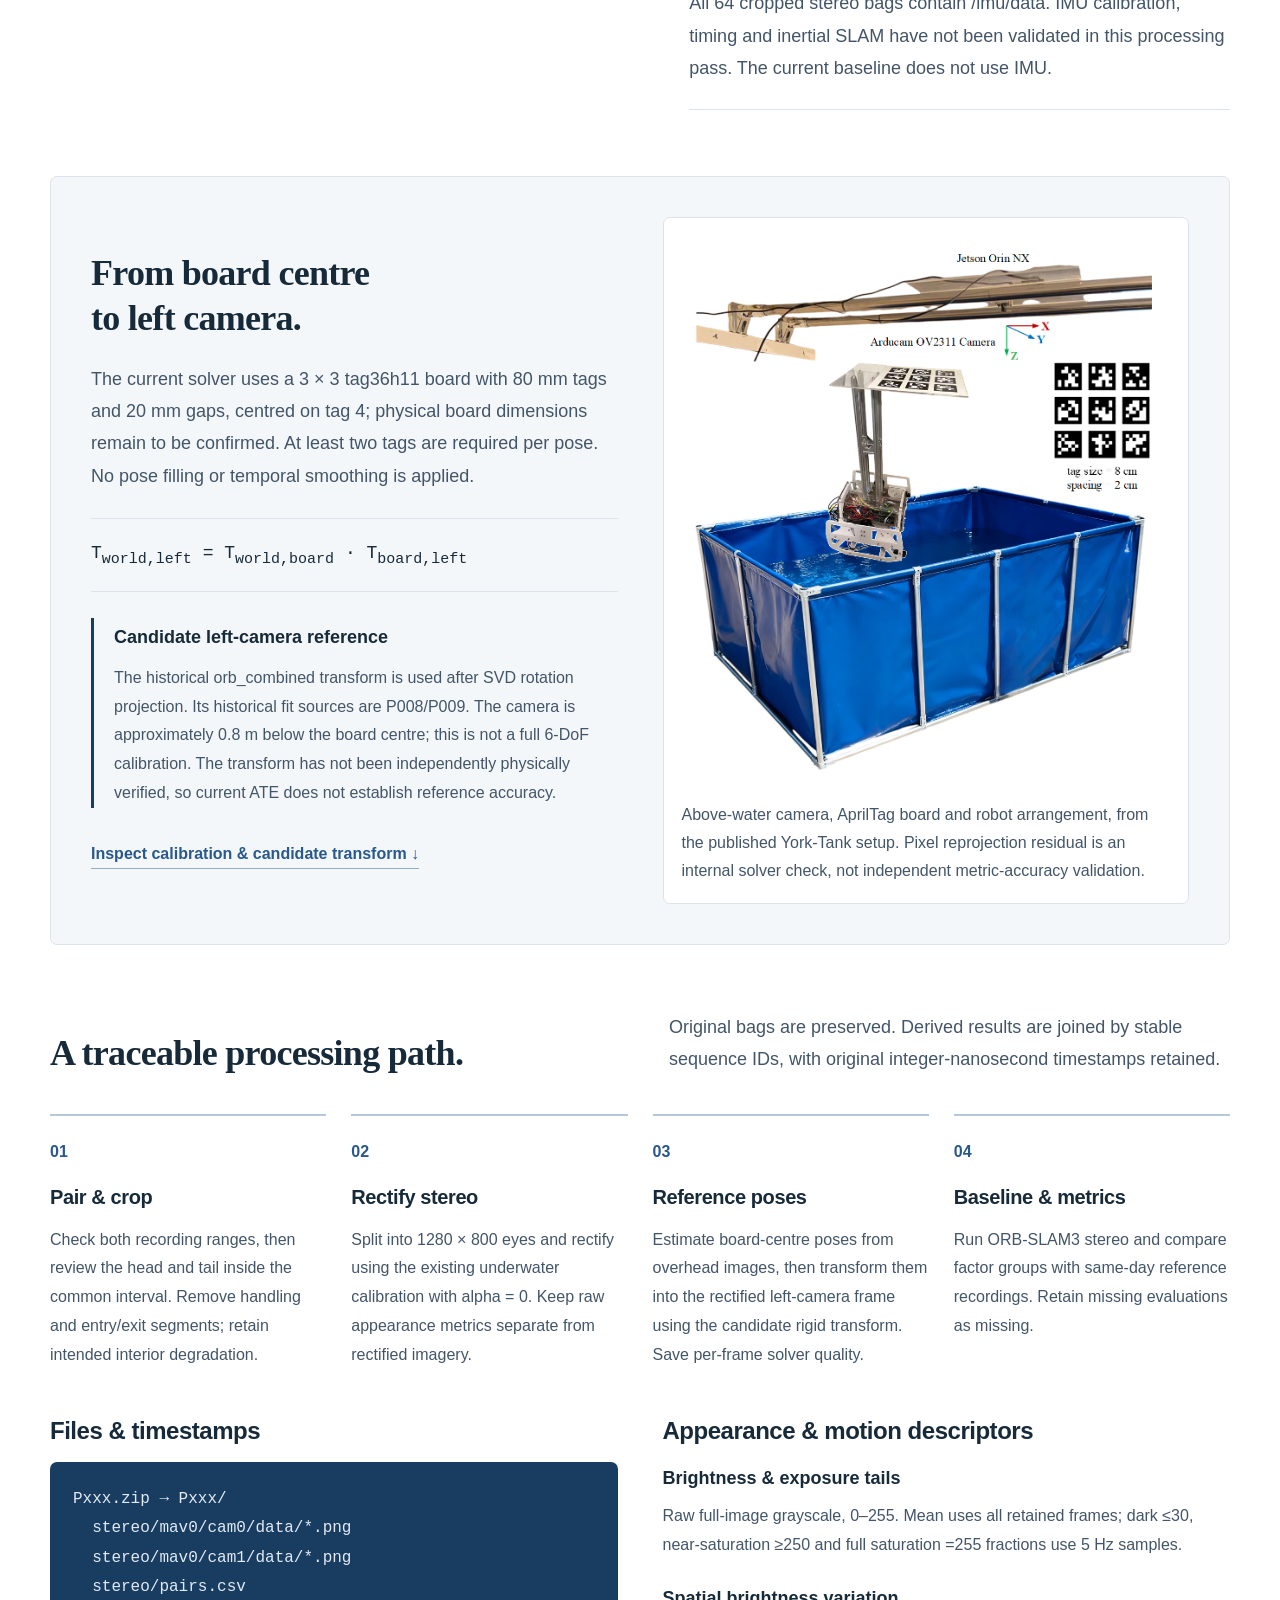
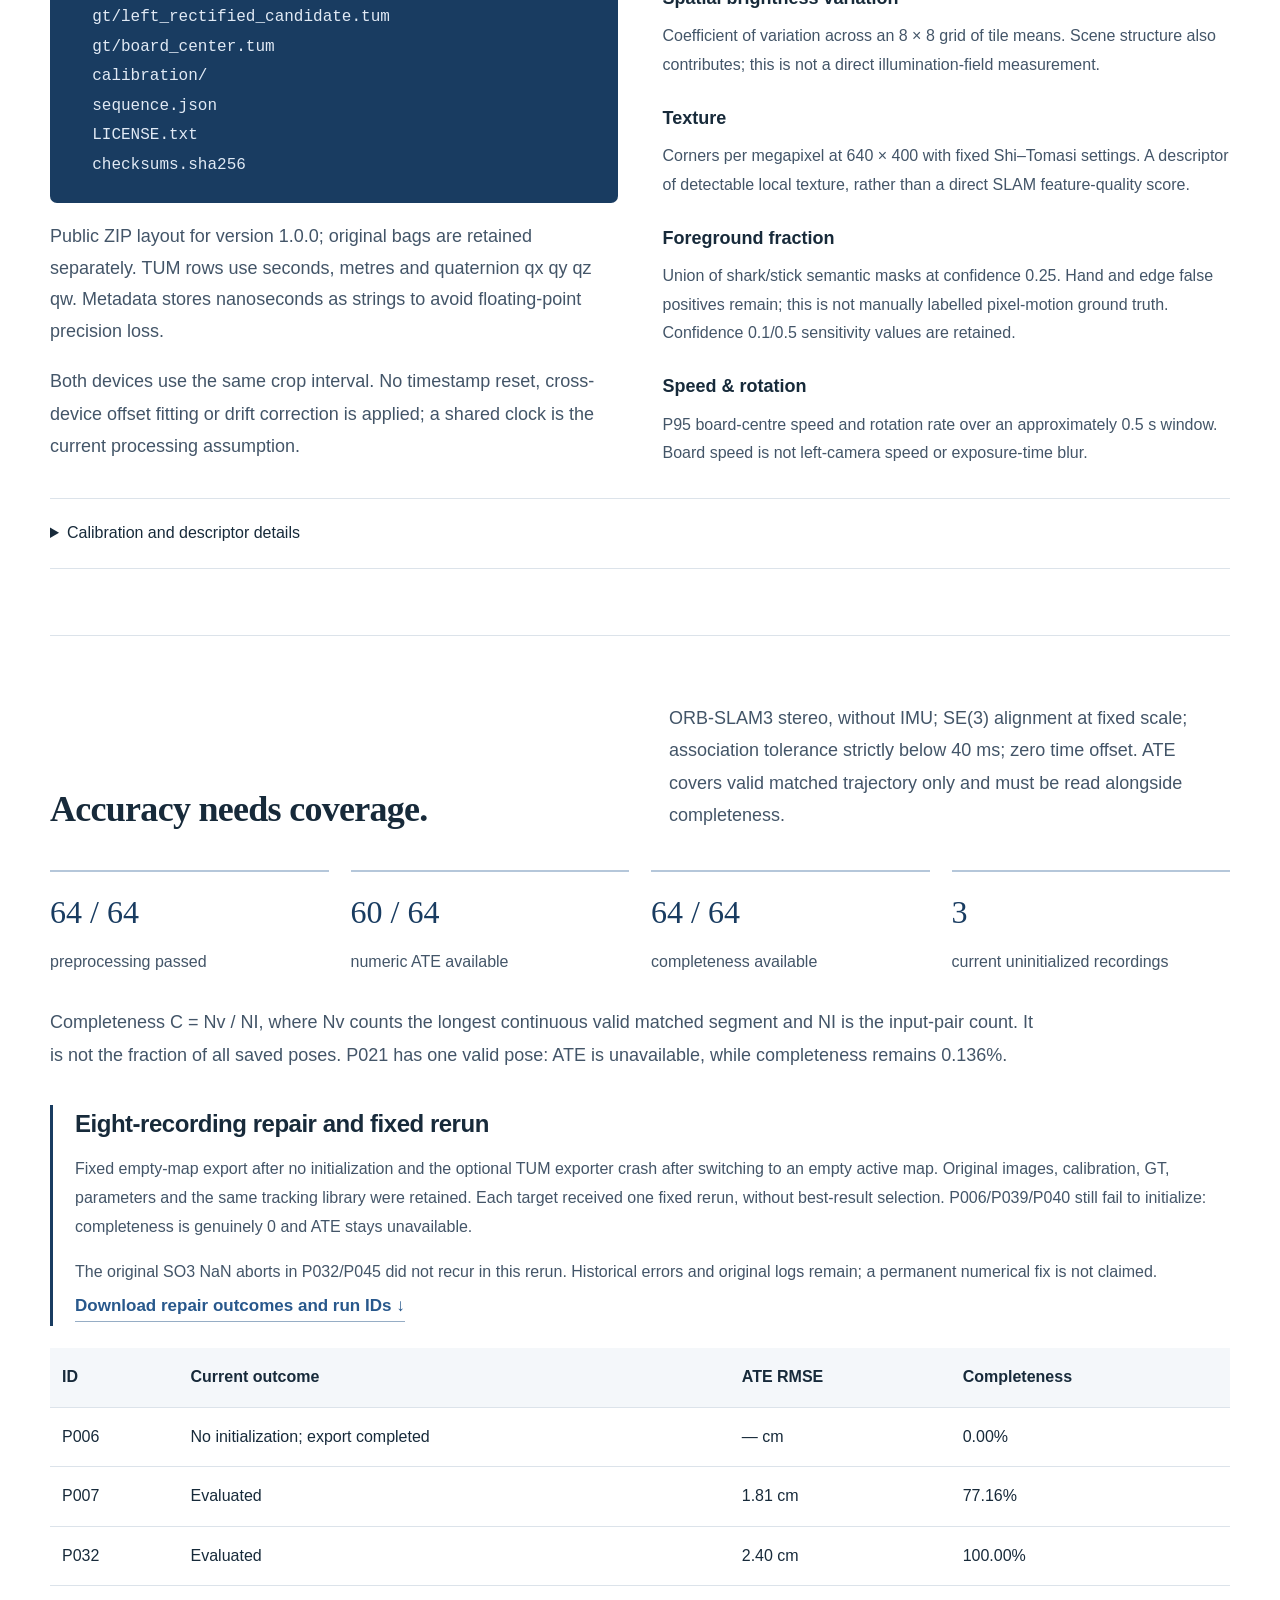
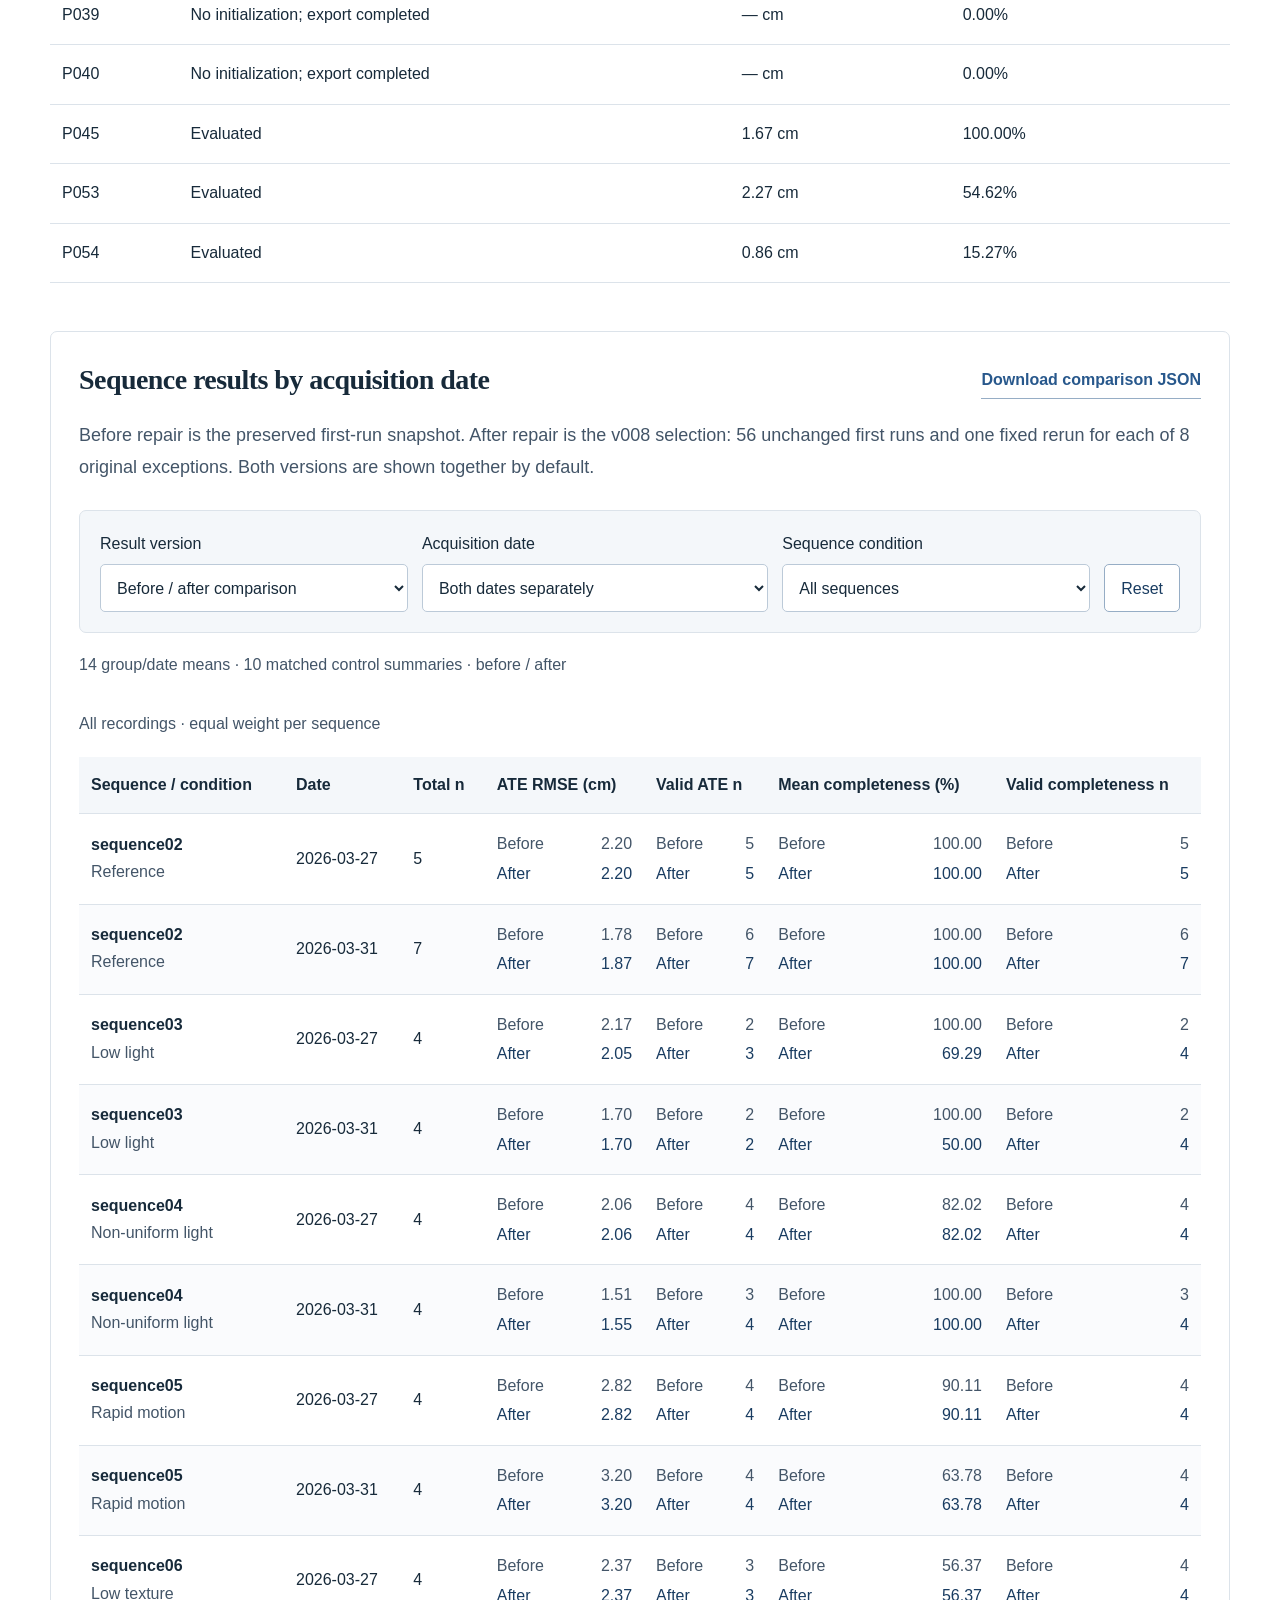
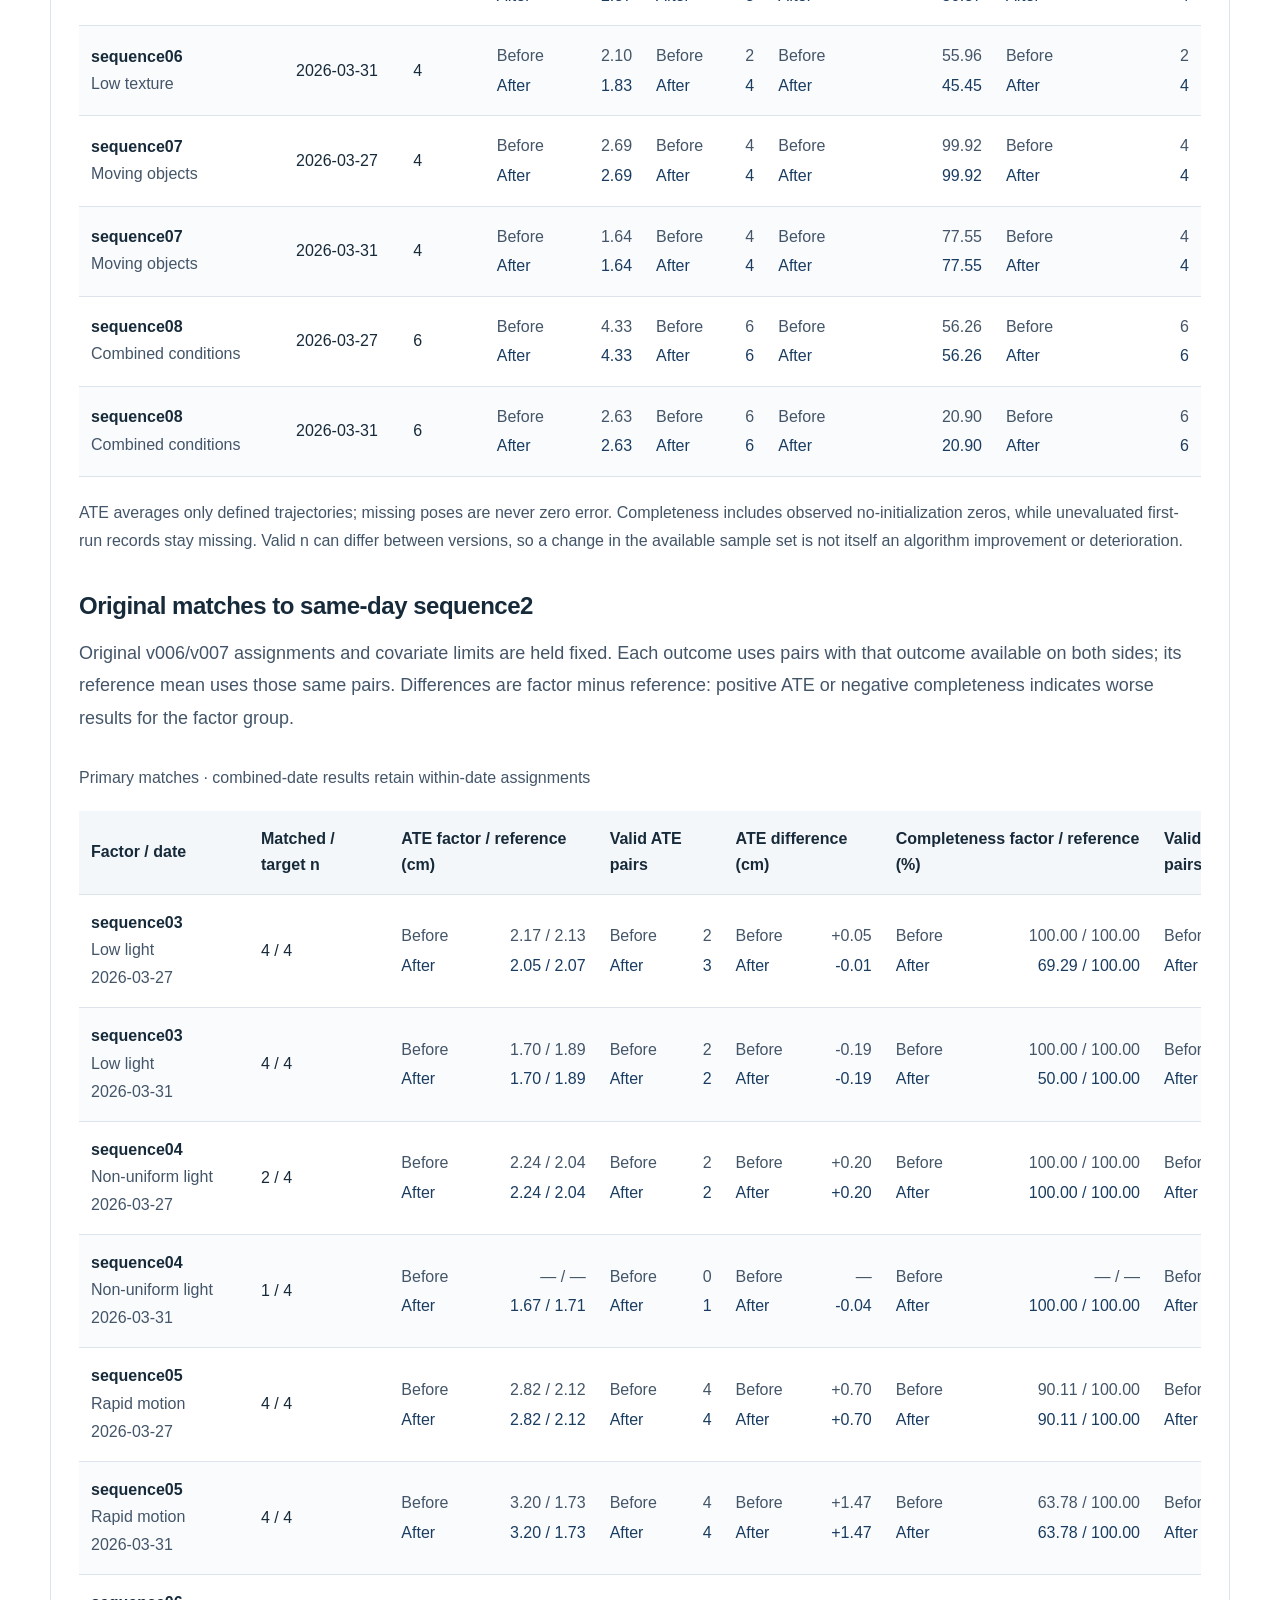
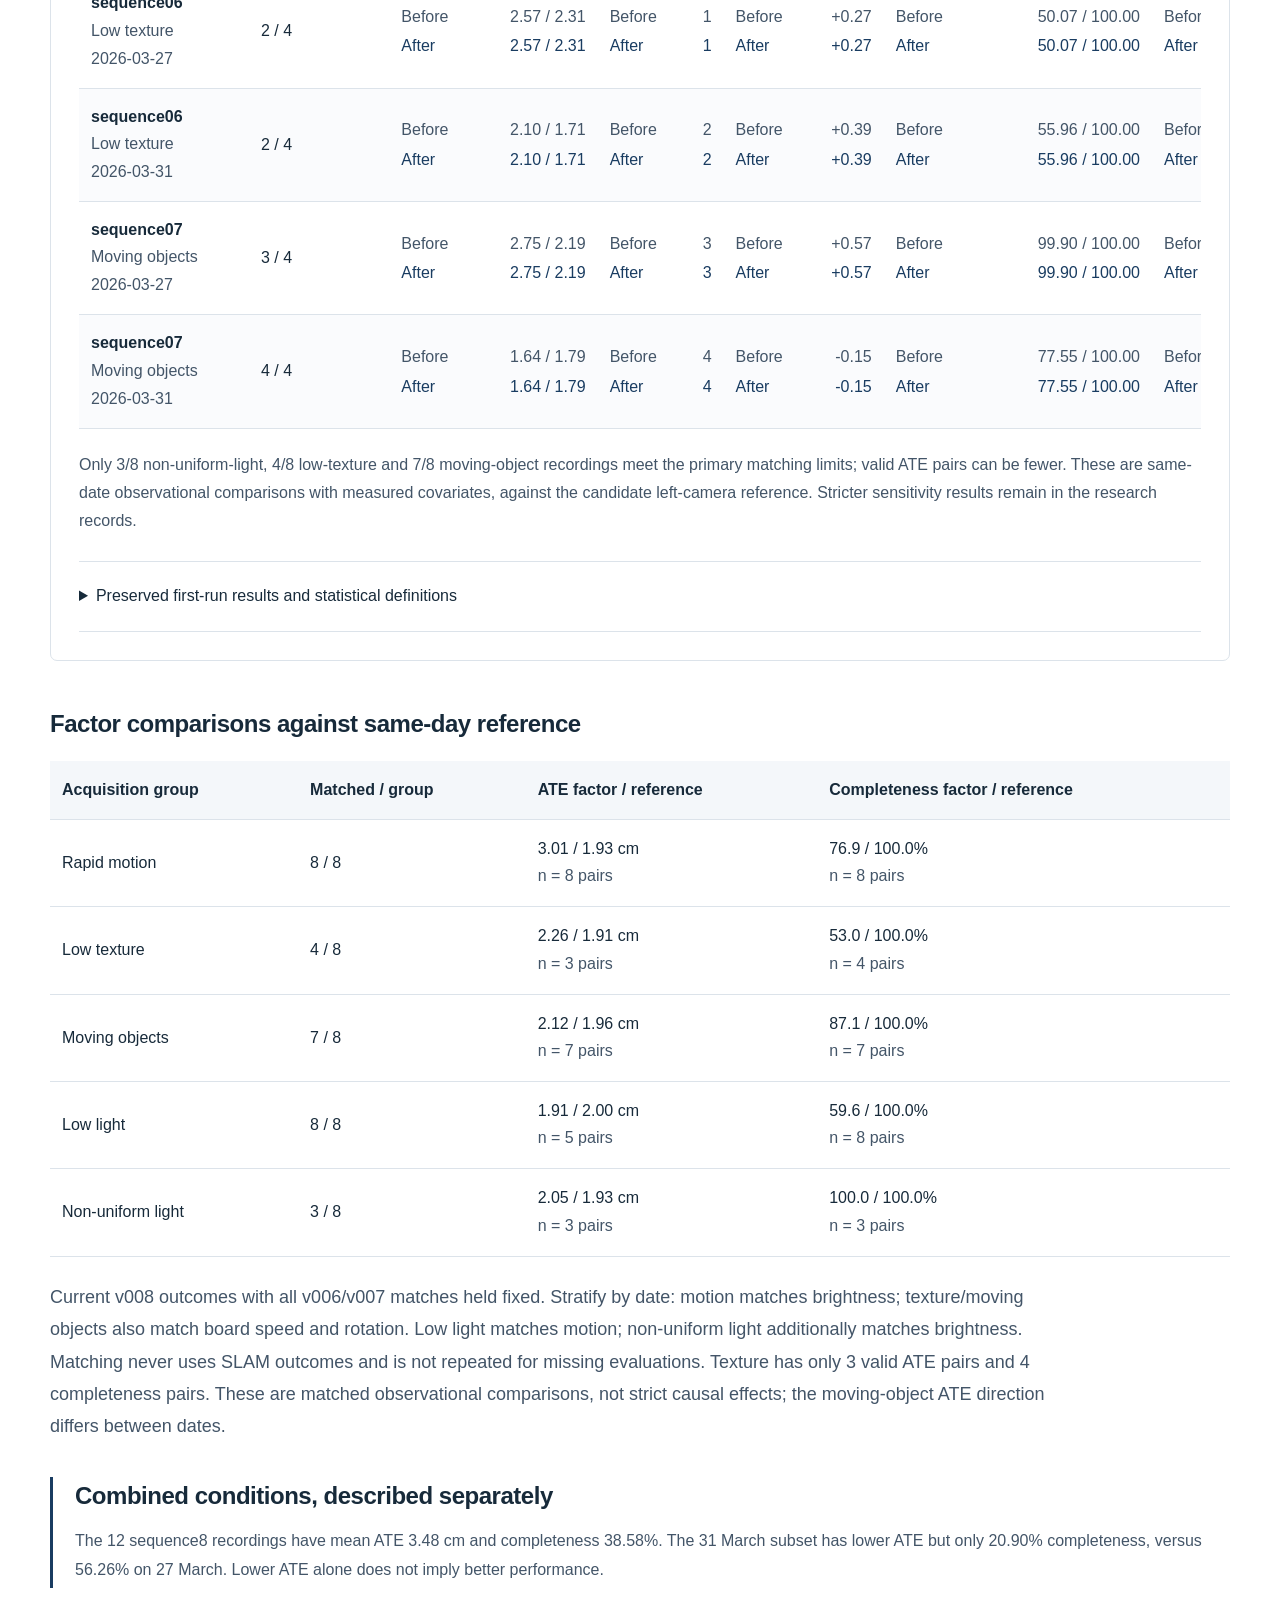
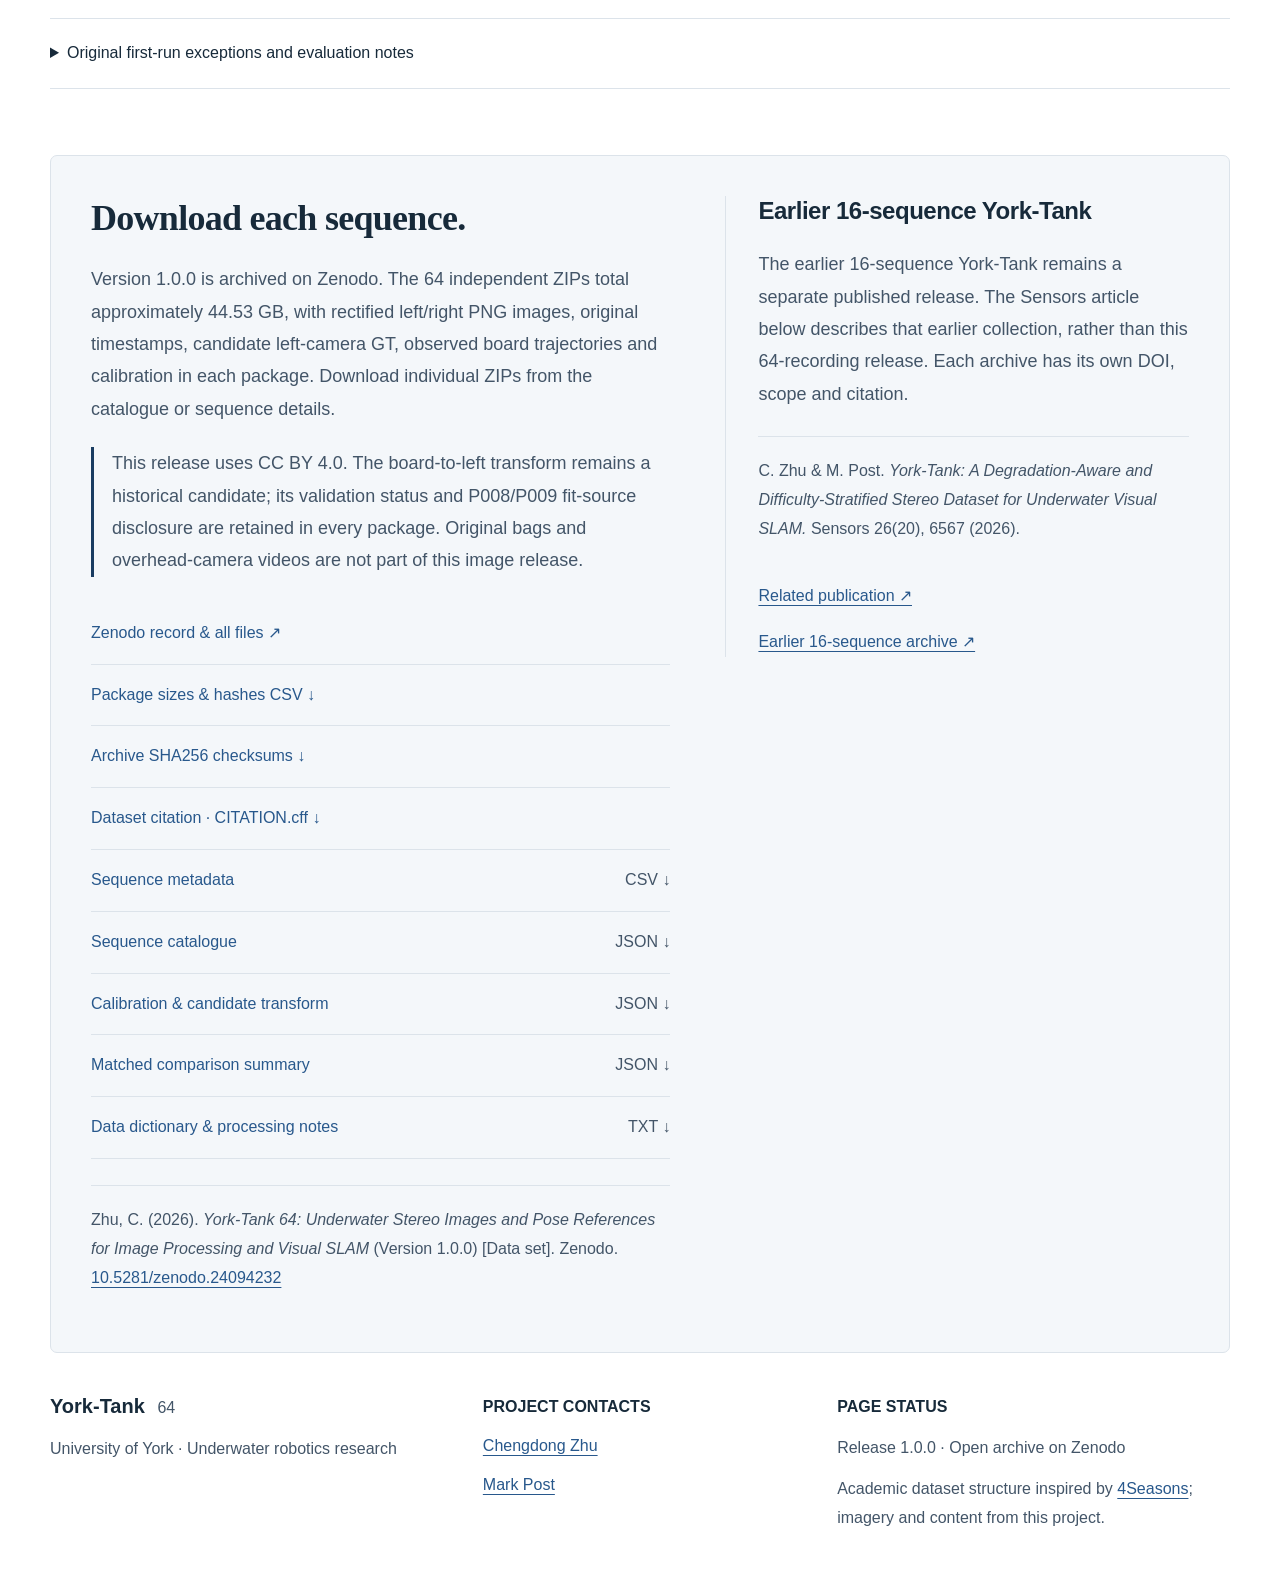
<file: datasets/york-tank/index.html>
<!doctype html>
<html lang="en">
<head>
  <meta charset="utf-8"><meta name="viewport" content="width=device-width,initial-scale=1">
  <meta name="description" content="York-Tank 64: 64 underwater stereo sequence packages with rectified images, original timestamps, candidate pose references and calibration. Open dataset on Zenodo under CC BY 4.0.">
  <link rel="canonical" href="https://zhuchengdong.com/datasets/york-tank/">
  <title>York-Tank 64 | Underwater stereo research collection</title>
  <link rel="icon" href="/assets/favicon.svg" type="image/svg+xml">
  <link rel="stylesheet" href="style.css?v=20261109-zenodo-v1"><script src="app.js?v=20261109-zenodo-v1" defer></script>
</head>
<body>
<a class="skip" href="#main">Skip to content</a>
<header><div class="header-inner"><a class="brand" href="#overview">York-Tank <small>64</small></a><div class="header-controls"><button id="nav-toggle" class="menu-toggle" type="button" aria-expanded="false" aria-controls="dataset-nav" data-zh="导航">Menu</button><nav id="dataset-nav" aria-label="Main navigation">
  <a href="/" data-personal-home data-zh="个人主页">Home</a>
  <a href="#sequences" data-zh="序列目录">Sequences</a><a href="#sensors" data-zh="采集系统">Sensors</a><a href="#reference" data-zh="位姿参考">Pose reference</a><a href="#documentation" data-zh="文档">Documentation</a><a href="#results-by-date" data-zh="分日结果">Results</a><a href="#availability" data-zh="获取数据">Access</a>
</nav><button id="language" type="button" aria-label="Switch language">中文</button></div></div></header>
<main id="main">
<section class="hero" id="overview">
  <div class="hero-copy"><p class="eyebrow" data-zh="约克大学 · 水下机器人视觉研究">UNIVERSITY OF YORK · UNDERWATER ROBOTICS</p>
  <h1>York-Tank <i>64</i></h1>
  <p class="hero-sub" data-zh="面向图像处理与视觉SLAM的水下双目研究数据。">Underwater stereo for<br>image processing &amp; visual SLAM.</p>
  <p data-zh="64条水池录制，涵盖不同照明、运动、纹理及运动物体条件。提供已校正双目图像、原始时间戳、逐序列指标及上视相机位姿参考。">64 tank recordings across changes in lighting, motion, texture and moving objects. Rectified stereo images, original timestamps, sequence descriptors and overhead-camera pose references.</p>
  <div class="hero-actions"><a class="button" href="#sequences" data-zh="浏览并下载64条序列">Browse &amp; download sequences</a><a class="text-link" href="#documentation" data-zh="阅读数据文档">Read the documentation ↗</a></div>
  <p class="status"><span></span><strong data-zh="开放数据集 · 1.0.0版">OPEN DATASET · v1.0.0</strong> <span class="status-text" data-zh="64个独立序列包 · CC BY 4.0">64 sequence packages · CC BY 4.0</span></p>
  </div>
  <figure class="hero-visual"><div class="image-label">P034 / LEFT CAMERA / RAW APPEARANCE</div><img src="assets/p034-50-left.webp" alt="Unenhanced monochrome underwater view from sequence P034" width="640" height="400" fetchpriority="high"><div class="filmstrip"><img src="assets/p015-50-left.webp" alt="Rapid-motion sequence P015" width="640" height="400"><img src="assets/p018-50-left.webp" alt="Low-texture sequence P018" width="640" height="400"><img src="assets/p022-50-left.webp" alt="Moving-object sequence P022" width="640" height="400"></div><figcaption data-zh="真实序列样帧 · 仅缩放展示，未做亮度增强">Actual sequence samples · Resized for display, without brightness enhancement</figcaption></figure>
</section>
<div class="facts" aria-label="Dataset facts"><div><strong>64</strong><span data-zh="成对录制">paired recordings</span></div><div><strong>59,472</strong><span data-zh="保留双目图像对">retained stereo pairs</span></div><div><strong>49.6 <small>min</small></strong><span data-zh="裁剪窗口累计时长">summed retained windows</span></div><div><strong>1280 × 800</strong><span data-zh="单目分辨率 · 标称20 Hz">per eye · nominal 20 Hz</span></div></div>
<section id="conditions" class="section"><div class="section-heading"><div><p class="eyebrow" data-zh="采集条件">ACQUISITION CONDITIONS</p><h2 data-zh="按条件理解数据。">Understand the collection.</h2></div><p data-zh="正常参考、五类单因素设计及综合条件。分组来自采集记录，实际图像与运动指标单独列出，不再使用简单/困难等级。">A reference condition, five single-factor designs and a combined condition. Groups describe acquisition intent; measured appearance and motion remain separate. No easy/hard ranking.</p></div><div class="condition-grid" id="condition-grid"></div>
<p class="note" data-zh="两次采集日期为2026年3月27日和31日。后一次水体放置数日、观察到更浑浊，但没有浊度仪读数。比较按日期分层；目录名称不是额外参数组。">Acquired on 27 and 31 March 2026. Water appeared more turbid after several days; no turbidity measurement is available. Comparisons are stratified by date. Source directory names do not define additional parameter groups.</p></section>
<section class="section catalog-section" id="sequences"><div class="section-heading"><div><p class="eyebrow">SEQUENCE CATALOGUE</p><h2 data-zh="找到需要的序列。">Find your sequence.</h2></div><a class="download-link" href="data/sequences.csv" download data-zh="下载64条元数据 CSV ↓">Download all metadata CSV ↓</a></div>
<div class="filters"><label><span data-zh="搜索编号或原始文件名">Search ID or original filename</span><input type="search" id="search" placeholder="P034 / 2026-03-31" autocomplete="off"></label><label><span data-zh="采集条件">Condition</span><select id="condition"><option value="">All conditions</option></select></label><label><span data-zh="采集日期">Acquisition date</span><select id="date"><option value="">All dates</option><option>2026-03-27</option><option>2026-03-31</option></select></label><button id="reset" class="secondary" data-zh="重置筛选">Reset</button></div>
<div class="catalog-info"><p id="results-count" role="status" aria-live="polite">Loading 64 sequences…</p><label><span data-zh="每页">Per page</span> <select id="page-size"><option>12</option><option>24</option><option>64</option></select></label><button id="filtered-csv" class="text-button" data-zh="导出当前筛选 CSV">Export filtered CSV</button></div>
<div class="table-scroll"><table class="catalog"><thead><tr><th data-zh="样帧 / 序列">Sample / sequence</th><th data-zh="条件 / 日期">Condition / date</th><th data-zh="时长 / 图像对">Duration / pairs</th><th data-zh="亮度">Brightness</th><th data-zh="ATE / 完整率">ATE / completeness</th><th data-zh="下载 / 大小">Download / size</th><th><span class="sr-only">Details</span></th></tr></thead><tbody id="sequence-rows"></tbody></table></div>
<p id="empty" hidden data-zh="没有符合筛选条件的序列。请重置筛选后重试。">No matching sequences. Reset the filters to see all recordings.</p><div class="pagination"><button id="previous" class="secondary" data-zh="上一页">Previous</button><span id="page-info"></span><button id="next" class="secondary" data-zh="下一页">Next</button></div>
<p class="note" data-zh="亮度为原始左目完整保留序列的0–255平均灰度。ATE与完整率来自当前ORB-SLAM3双目基线，使用候选左目位姿参考；56条保留首轮，原8条异常各固定重跑一次。缺失ATE不记为零。详情可查看双目样帧、运动、纹理、前景及原始时间范围。">Brightness is the full retained raw left-image mean on 0–255. ATE and completeness are current ORB-SLAM3 stereo results against the candidate left-camera reference: 56 first runs plus one fixed rerun for each of the original 8 exceptions. Missing ATE is not zero. Open a sequence for stereo samples, motion, texture, foreground and original time ranges.</p>
</section>
<section class="section" id="sensors"><div class="section-heading"><div><p class="eyebrow">SENSORS &amp; SETUP</p><h2 data-zh="水下双目，上视参考。">Stereo below. Reference above.</h2></div><p data-zh="机器人携带水下双目相机；水面上方相机观测与机器人刚性连接的AprilTag板。两台Jetson分别录制。">The robot carries an underwater stereo camera. An above-water camera observes an AprilTag board rigidly connected to the robot. Two Jetsons record the streams separately.</p></div>
<div class="hardware-grid"><figure><img src="assets/platform.png" width="1708" height="900" loading="lazy" alt="Underwater robot, onboard components and stereo camera"><figcaption data-zh="平台与双目模块。复用已发表York-Tank的设备示意图。">Platform and stereo module. Setup figure reused from the published York-Tank work.</figcaption></figure><div class="sensor-specs"><article><span class="number">01 / UNDERWATER</span><h3>Arducam OV9281 stereo</h3><p data-zh="硬件同步 · 全局快门 · 单目1280×800 · 标称20 Hz">Hardware synchronized · Global shutter · 1280 × 800 per eye · Nominal 20 Hz</p><p data-zh="当前标定基线100.95282 mm。原始mono8消息为2560×800左右拼接图像。">Current calibrated baseline: 100.95282 mm. Native mono8 messages contain left/right images side by side at 2560 × 800.</p></article><article><span class="number">02 / ABOVE WATER</span><h3>Arducam OV2311</h3><p data-zh="全局快门 · 1600×1300 · 标称20 Hz">Global shutter · 1600 × 1300 · Nominal 20 Hz</p><p data-zh="上视记录用于估计AprilTag板中心位姿，不把板子轨迹直接当作左相机轨迹。">The reference stream estimates the AprilTag board-centre pose. The board trajectory is transformed before comparison with the left camera.</p></article><article><span class="number">03 / ADDITIONAL STREAM</span><h3 data-zh="保留的原始IMU">Retained raw IMU</h3><p data-zh="64条裁剪双目bag均含/imu/data。本版未验证IMU标定、时序或惯性SLAM，现有基线不使用IMU。">All 64 cropped stereo bags contain /imu/data. IMU calibration, timing and inertial SLAM have not been validated in this processing pass. The current baseline does not use IMU.</p></article></div></div>
</section>
<section class="reference-section section" id="reference"><div class="reference-copy"><p class="eyebrow">POSE REFERENCE</p><h2 data-zh="从板中心到左相机。">From board centre<br>to left camera.</h2><p data-zh="现有求解器采用3×3 tag36h11板，标签边长80 mm、间距20 mm，原点为中央标签4的中心；板尺寸仍需实物确认。每帧至少使用两个标签，不填补缺失位姿，不做时间平滑。">The current solver uses a 3 × 3 tag36h11 board with 80 mm tags and 20 mm gaps, centred on tag 4; physical board dimensions remain to be confirmed. At least two tags are required per pose. No pose filling or temporal smoothing is applied.</p><code class="formula">T<sub>world,left</sub> = T<sub>world,board</sub> · T<sub>board,left</sub></code><div class="reference-alert"><strong data-zh="候选左目参考，外参尚待验证">Candidate left-camera reference</strong><p data-zh="当前使用历史orb_combined外参，旋转经SVD投影后使用。历史拟合来源为P008/P009。相机约位于板中心正下方0.8 m，但这不是完整6自由度标定。该外参尚未独立实测验证，因此当前ATE不能作为GT物理精度证明。">The historical orb_combined transform is used after SVD rotation projection. Its historical fit sources are P008/P009. The camera is approximately 0.8 m below the board centre; this is not a full 6-DoF calibration. The transform has not been independently physically verified, so current ATE does not establish reference accuracy.</p></div><a href="data/calibration.json" download class="download-link" data-zh="查看标定参数与候选外参 ↓">Inspect calibration &amp; candidate transform ↓</a></div><figure><img src="assets/reference-setup.png" loading="lazy" alt="Above-water camera, AprilTag board and robot arrangement" width="1600" height="1100"><figcaption data-zh="上视相机、AprilTag板与机器人布置。示意图来自已发表York-Tank。像素重投影误差是求解器内部检查，不是独立的米制精度验证。">Above-water camera, AprilTag board and robot arrangement, from the published York-Tank setup. Pixel reprojection residual is an internal solver check, not independent metric-accuracy validation.</figcaption></figure></section>
<section class="section" id="documentation"><div class="section-heading"><div><p class="eyebrow">DOCUMENTATION</p><h2 data-zh="可追溯的处理过程。">A traceable processing path.</h2></div><p data-zh="保留原始bag。所有衍生结果按稳定序列ID关联，时间戳保留原始整数纳秒。">Original bags are preserved. Derived results are joined by stable sequence IDs, with original integer-nanosecond timestamps retained.</p></div>
<div class="process"><article><b>01</b><h3 data-zh="配对与裁剪">Pair &amp; crop</h3><p data-zh="核对两侧录制范围，在共同时间范围内检查头尾，删除持扶、入水和出水等非正式运行片段。只裁两端，保留内部预期退化。">Check both recording ranges, then review the head and tail inside the common interval. Remove handling and entry/exit segments; retain intended interior degradation.</p></article><article><b>02</b><h3 data-zh="双目校正">Rectify stereo</h3><p data-zh="左右目各1280×800，使用现有水下标定，alpha=0。单独保留原始外观指标和校正后的图像。">Split into 1280 × 800 eyes and rectify using the existing underwater calibration with alpha = 0. Keep raw appearance metrics separate from rectified imagery.</p></article><article><b>03</b><h3 data-zh="参考位姿">Reference poses</h3><p data-zh="从上视图像求板中心位姿，再用候选刚体外参变换到校正左目坐标系，逐帧保存求解质量。">Estimate board-centre poses from overhead images, then transform them into the rectified left-camera frame using the candidate rigid transform. Save per-frame solver quality.</p></article><article><b>04</b><h3 data-zh="基线与指标">Baseline &amp; metrics</h3><p data-zh="运行ORB-SLAM3双目基线，按同一天正常参考对照分析各类退化。缺失评估保持缺失。">Run ORB-SLAM3 stereo and compare factor groups with same-day reference recordings. Retain missing evaluations as missing.</p></article></div>
<div class="documentation-grid"><article><h3 data-zh="文件与时间戳">Files &amp; timestamps</h3><pre>Pxxx.zip → Pxxx/
  stereo/mav0/cam0/data/*.png
  stereo/mav0/cam1/data/*.png
  stereo/pairs.csv
  gt/left_rectified_candidate.tum
  gt/board_center.tum
  calibration/
  sequence.json
  LICENSE.txt
  checksums.sha256</pre><p class="note" data-zh="上方为1.0.0版ZIP布局，原始bag另行保留。TUM行为秒、米和四元数qx qy qz qw。元数据中的纳秒用文本保存，避免浮点精度损失。">Public ZIP layout for version 1.0.0; original bags are retained separately. TUM rows use seconds, metres and quaternion qx qy qz qw. Metadata stores nanoseconds as strings to avoid floating-point precision loss.</p><p data-zh="两个设备使用同一裁剪区间。未重置时间戳，未拟合或施加跨设备偏移和漂移，共同时钟为当前处理假设。">Both devices use the same crop interval. No timestamp reset, cross-device offset fitting or drift correction is applied; a shared clock is the current processing assumption.</p></article><article><h3 data-zh="外观与运动指标">Appearance &amp; motion descriptors</h3><dl class="definitions"><dt data-zh="亮度与曝光尾部">Brightness &amp; exposure tails</dt><dd data-zh="原始全图0–255灰度。均值使用全部保留帧；暗像素≤30、高亮近饱和≥250及255全饱和占比按5 Hz统计。">Raw full-image grayscale, 0–255. Mean uses all retained frames; dark ≤30, near-saturation ≥250 and full saturation =255 fractions use 5 Hz samples.</dd><dt data-zh="空间亮度不均">Spatial brightness variation</dt><dd data-zh="8×8网格均值的变异系数。它也受场景结构影响，并非独立照度测量。">Coefficient of variation across an 8 × 8 grid of tile means. Scene structure also contributes; this is not a direct illumination-field measurement.</dd><dt data-zh="纹理">Texture</dt><dd data-zh="缩放至640×400，以固定Shi–Tomasi参数统计角点/百万像素。该值描述可检测局部纹理，不等同于SLAM特征质量。">Corners per megapixel at 640 × 400 with fixed Shi–Tomasi settings. A descriptor of detectable local texture, rather than a direct SLAM feature-quality score.</dd><dt data-zh="前景占比">Foreground fraction</dt><dd data-zh="鲨鱼与木棒语义分割并集，置信度0.25。含手部及边缘误检，不是人工逐像素动态真值；同时保留0.1/0.5阈值敏感性结果。">Union of shark/stick semantic masks at confidence 0.25. Hand and edge false positives remain; this is not manually labelled pixel-motion ground truth. Confidence 0.1/0.5 sensitivity values are retained.</dd><dt data-zh="速度与旋转">Speed &amp; rotation</dt><dd data-zh="由板中心GT约0.5 s窗口估计线速度及旋转角速度，报告P95。板中心线速度不等于左相机线速度，也不是曝光期间模糊量。">P95 board-centre speed and rotation rate over an approximately 0.5 s window. Board speed is not left-camera speed or exposure-time blur.</dd></dl></article></div>
<details><summary data-zh="标定与指标的完整定义">Calibration and descriptor details</summary><div class="detail-text"><p data-zh="纹理参数为INTER_AREA缩放、Shi–Tomasi qualityLevel=0.01、minDistance=4、blockSize=3，并要求最小特征值≥0.0001。其余外观统计覆盖14,876对、29,752张原始样图；网页WebP只作预览，不参与指标计算。">Texture uses INTER_AREA resizing, Shi–Tomasi qualityLevel = 0.01, minDistance = 4, blockSize = 3, and minimum eigenvalue ≥0.0001. Appearance sampling covers 14,876 stereo pairs / 29,752 original images. Website WebP derivatives are for display only and are never used to recompute descriptors.</p><p data-zh="校正单目K的fx=fy=1347.522482188155，cx=493.020038604736，cy=549.608562469482。完整原始及校正相机参数可在标定JSON下载中查看。">Rectified per-eye intrinsics: fx = fy = 1347.522482188155, cx = 493.020038604736, cy = 549.608562469482. Full native and rectified camera parameters are in the calibration JSON.</p></div></details>
</section>
<section class="section evaluation-section" id="evaluation"><div class="section-heading"><div><p class="eyebrow">BASELINE &amp; COMPARISONS</p><h2 data-zh="误差与完整率一起看。">Accuracy needs coverage.</h2></div><p data-zh="基线为ORB-SLAM3双目、无IMU，SE(3)固定尺度对齐，时间关联容差严格小于40 ms，偏移为0。ATE只评价有效匹配轨迹，不能脱离完整率比较。">ORB-SLAM3 stereo, without IMU; SE(3) alignment at fixed scale; association tolerance strictly below 40 ms; zero time offset. ATE covers valid matched trajectory only and must be read alongside completeness.</p></div>
<div class="evaluation-facts"><div><strong>64 / 64</strong><span data-zh="预处理通过">preprocessing passed</span></div><div><strong>60 / 64</strong><span data-zh="有数值ATE">numeric ATE available</span></div><div><strong>64 / 64</strong><span data-zh="有数值完整率">completeness available</span></div><div><strong>3</strong><span data-zh="当前未初始化序列">current uninitialized recordings</span></div></div>
<p data-zh="完整率C=Nv/NI，Nv为最长连续有效匹配段的帧数，NI为输入图像对数；不是全部已保存位姿的比例。P021仅一帧有效，ATE缺失但完整率0.136%仍保留。">Completeness C = Nv / NI, where Nv counts the longest continuous valid matched segment and NI is the input-pair count. It is not the fraction of all saved poses. P021 has one valid pose: ATE is unavailable, while completeness remains 0.136%.</p>
<div class="combined-note"><h3 data-zh="8条异常的修复与固定重跑">Eight-recording repair and fixed rerun</h3><p data-zh="已修复未初始化时的空地图导出，以及切换到空活动地图后的附加TUM导出崩溃。使用原图、原标定、原GT、原参数及相同跟踪库，8条各固定重跑一次，不按误差挑选最好结果。P006/P039/P040仍未初始化，完整率确为0，ATE留空。">Fixed empty-map export after no initialization and the optional TUM exporter crash after switching to an empty active map. Original images, calibration, GT, parameters and the same tracking library were retained. Each target received one fixed rerun, without best-result selection. P006/P039/P040 still fail to initialize: completeness is genuinely 0 and ATE stays unavailable.</p><p data-zh="P032/P045的首轮SO3 NaN在本次重跑没有复现；历史错误与原日志保留，不宣称已根治数值问题。">The original SO3 NaN aborts in P032/P045 did not recur in this rerun. Historical errors and original logs remain; a permanent numerical fix is not claimed.</p><a href="data/repair-summary.json" download class="download-link" data-zh="下载8条修复结果及运行ID ↓">Download repair outcomes and run IDs ↓</a></div><div class="table-scroll"><table class="comparison"><thead><tr><th>ID</th><th data-zh="当前结果">Current outcome</th><th>ATE RMSE</th><th data-zh="连续完整率">Completeness</th></tr></thead><tbody id="repair-results"></tbody></table></div>
<section class="daily-review" id="results-by-date" aria-labelledby="daily-title">
<div class="daily-heading"><div><p class="eyebrow" data-zh="修复前后 · 分日统计">BEFORE &amp; AFTER REPAIR · BY DATE</p><h3 id="daily-title" data-zh="各sequence的分日结果">Sequence results by acquisition date</h3></div><a class="download-link" href="data/comparison-by-date-v001.json" download data-zh="下载分日与对照数据 JSON">Download comparison JSON</a></div>
<p class="daily-intro" data-zh="修复前为保留的首轮结果；修复后为v008当前结果，56条首轮不变，原8条异常各固定重跑一次。默认并排显示两版，原始结果继续保留。">Before repair is the preserved first-run snapshot. After repair is the v008 selection: 56 unchanged first runs and one fixed rerun for each of 8 original exceptions. Both versions are shown together by default.</p>
<div class="review-filters"><label><span data-zh="结果版本">Result version</span><select id="review-version"><option value="compare" data-zh="修复前后对比">Before / after comparison</option><option value="after" data-zh="修复后 v008">After repair · v008</option><option value="before" data-zh="修复前 首轮快照">Before repair · first run</option></select></label><label><span data-zh="采集日期">Acquisition date</span><select id="review-date"><option value="all" data-zh="两日分别显示">Both dates separately</option><option value="2026-03-27">2026-03-27</option><option value="2026-03-31">2026-03-31</option><option value="both_dates" data-zh="两日汇总（按序列等权）">Combined dates · per-sequence mean</option></select></label><label><span data-zh="sequence条件">Sequence condition</span><select id="review-group"><option value="" data-zh="全部sequence">All sequences</option></select></label><button class="secondary" id="review-reset" data-zh="重置">Reset</button></div>
<p id="review-status" class="review-status" role="status" aria-live="polite">Loading dated results…</p>
<div class="table-scroll"><table class="daily-table"><caption data-zh="全部录制的序列级均值；每条序列等权">All recordings · equal weight per sequence</caption><thead><tr><th data-zh="sequence / 条件">Sequence / condition</th><th data-zh="日期">Date</th><th data-zh="全部序列n">Total n</th><th>ATE RMSE (cm)</th><th data-zh="ATE有效n">Valid ATE n</th><th data-zh="平均完整率(%)">Mean completeness (%)</th><th data-zh="完整率有效n">Valid completeness n</th></tr></thead><tbody id="daily-cohorts"></tbody></table></div>
<p class="note" data-zh="ATE只对有定义的轨迹求均值，无轨迹不记作零误差。完整率计入真实未初始化的0，但保留首轮尚未评估的空值。因此两版有效n可能不同，不能把样本补齐后的均值变化直接解释为算法改善或退步。">ATE averages only defined trajectories; missing poses are never zero error. Completeness includes observed no-initialization zeros, while unevaluated first-run records stay missing. Valid n can differ between versions, so a change in the available sample set is not itself an algorithm improvement or deterioration.</p>
<h3 class="review-subheading" data-zh="与同日sequence2的原匹配对照">Original matches to same-day sequence2</h3>
<p class="daily-intro" data-zh="保持原v006/v007配对及协变量条件，未因修复结果重新挑选对照。ATE和完整率各自只使用两边都有该指标的有效配对，参考均值对应同一批配对。差值为退化减参考，ATE正值、完整率负值表示退化组较差。">Original v006/v007 assignments and covariate limits are held fixed. Each outcome uses pairs with that outcome available on both sides; its reference mean uses those same pairs. Differences are factor minus reference: positive ATE or negative completeness indicates worse results for the factor group.</p>
<div class="table-scroll"><table class="daily-matched"><caption data-zh="主匹配；两日汇总先在同一天配对，再汇总配对结果">Primary matches · combined-date results retain within-date assignments</caption><thead><tr><th data-zh="退化组 / 日期">Factor / date</th><th data-zh="匹配 / 目标n">Matched / target n</th><th data-zh="ATE 退化 / 参考(cm)">ATE factor / reference (cm)</th><th data-zh="ATE有效对n">Valid ATE pairs</th><th data-zh="ATE差(cm)">ATE difference (cm)</th><th data-zh="完整率 退化 / 参考(%)">Completeness factor / reference (%)</th><th data-zh="完整率有效对n">Valid completeness pairs</th><th data-zh="完整率差(百分点)">Completeness difference (pp)</th></tr></thead><tbody id="daily-matched"></tbody></table></div>
<p class="note" id="matched-empty" hidden data-zh="该筛选没有单因素匹配对照。sequence2是参考组，sequence8为综合条件，单独描述。">No single-factor control comparison for this selection. Sequence2 is the reference; sequence8 combines conditions and is described separately.</p>
<p class="note" data-zh="光照不均仅3/8条满足主匹配，低纹理4/8、动态物体7/8；ATE有效对还可能更少。它们是同日已测变量相近的观察比较，GT仍为候选左目参考。更严格敏感性见完整研究记录。">Only 3/8 non-uniform-light, 4/8 low-texture and 7/8 moving-object recordings meet the primary matching limits; valid ATE pairs can be fewer. These are same-date observational comparisons with measured covariates, against the candidate left-camera reference. Stricter sensitivity results remain in the research records.</p>
<details><summary data-zh="修复前结果与统计口径">Preserved first-run results and statistical definitions</summary><div class="detail-text"><p data-zh="修复前64条中55条有数值ATE、56条有完整率；修复后为60条ATE、64条完整率。低光首轮完整率均值100%只覆盖4条，当前59.65%覆盖全部8条，包含3条未初始化。P021单姿态的ATE仍缺失、低完整率保留。P032/P045原NaN未在固定重跑复现，未宣称永久修复。">The original 64-recording snapshot has 55 numeric ATE and 56 completeness values; the v008 selection has 60 and 64 respectively. The former low-light completeness mean of 100% covers only 4 recordings; the current 59.65% covers all 8, including 3 uninitialized recordings. P021 retains missing ATE and very low completeness. Original NaN aborts in P032/P045 did not recur in the fixed rerun; a permanent fix is not claimed.</p><a href="data/baseline-before-repair-v007.json" download data-zh="下载修复前64条逐序列结果 JSON">Download preserved 64-sequence first-run outcomes</a></div></details>
</section>
<h3 data-zh="按同日正常参考匹配的单因素比较">Factor comparisons against same-day reference</h3><div class="table-scroll"><table class="comparison"><thead><tr><th data-zh="采集组">Acquisition group</th><th data-zh="匹配 / 全组">Matched / group</th><th data-zh="ATE 退化 / 参考">ATE factor / reference</th><th data-zh="完整率 退化 / 参考">Completeness factor / reference</th></tr></thead><tbody id="comparisons"></tbody></table></div>
<p class="note" data-zh="这里是v008当前结果，保持v006/v007的全部配对。按日期分层；运动组匹配亮度，纹理/动态组另匹配板速度和角速度；低光匹配运动，不均匀光再匹配亮度。配对不使用SLAM结果，不因缺失结果重新匹配。纹理组ATE只有3对、完整率4对。它们是匹配观察比较，不能宣称严格因果效应；动态组ATE方向在两天间不同。">Current v008 outcomes with all v006/v007 matches held fixed. Stratify by date: motion matches brightness; texture/moving objects also match board speed and rotation. Low light matches motion; non-uniform light additionally matches brightness. Matching never uses SLAM outcomes and is not repeated for missing evaluations. Texture has only 3 valid ATE pairs and 4 completeness pairs. These are matched observational comparisons, not strict causal effects; the moving-object ATE direction differs between dates.</p>
<div class="combined-note"><h3 data-zh="综合条件单独描述">Combined conditions, described separately</h3><p data-zh="sequence8共12条，平均ATE约3.48 cm、完整率38.58%。3月31日ATE较低，但完整率仅20.90%（3月27日为56.26%），不能只凭较低ATE判断更好。">The 12 sequence8 recordings have mean ATE 3.48 cm and completeness 38.58%. The 31 March subset has lower ATE but only 20.90% completeness, versus 56.26% on 27 March. Lower ATE alone does not imply better performance.</p></div>
<details><summary data-zh="查看原首轮异常及评估边界">Original first-run exceptions and evaluation notes</summary><div class="detail-text"><p>P006 / P039 / P040 — <span data-zh="未初始化或空地图导出错误。">no initialization / empty-map export error.</span><br>P032 / P045 — <span data-zh="数值中止。">numerical abort.</span><br>P007 / P053 / P054 — <span data-zh="主轨迹已保存，后续附加导出异常，评估缺失。">canonical trajectory saved; secondary export error; evaluation missing.</span></p><p data-zh="这些是算法或导出状态，不表示原始数据损坏。64条均保留。首轮55条有数值ATE；当前固定重跑集合为60条数值ATE、64条完整率。所有平均值必须同时报告有效样本数。P008/P009为历史外参拟合来源，不作为独立外参验证数据。">These are algorithm/export states, not proof of corrupted recordings. All 64 remain in the collection. The original run had 55 numeric ATE values; the current fixed-rerun set has 60 numeric ATE and 64 completeness values. Averages must report valid sample counts. P008/P009 were historical transform-fit sources and are not independent extrinsic-validation data.</p></div></details>
</section>
<section class="section access-section" id="availability"><div><p class="eyebrow">DATA ACCESS</p><h2 data-zh="逐条下载，独立使用。">Download each sequence.</h2><p data-zh="1.0.0版已在Zenodo归档。64个独立ZIP共约44.53 GB，每包含已校正的左右目PNG、原始时间戳、候选左相机GT、板中心轨迹及标定。可在序列目录或详情中逐条下载。">Version 1.0.0 is archived on Zenodo. The 64 independent ZIPs total approximately 44.53 GB, with rectified left/right PNG images, original timestamps, candidate left-camera GT, observed board trajectories and calibration in each package. Download individual ZIPs from the catalogue or sequence details.</p><p class="archive-notice" data-zh="本版许可为CC BY 4.0。板子到左目外参仍为历史候选版本，验证状态和P008/P009拟合来源随包保留。原始bag与上视相机视频不在本次图像发布包内。">This release uses CC BY 4.0. The board-to-left transform remains a historical candidate; its validation status and P008/P009 fit-source disclosure are retained in every package. Original bags and overhead-camera videos are not part of this image release.</p><div class="downloads"><a href="https://zenodo.org/records/24094232" target="_blank" rel="noopener" data-zh="Zenodo数据记录与全部文件 ↗">Zenodo record &amp; all files ↗</a><a href="https://zenodo.org/records/24094232/files/package-index.csv?download=1" data-zh="逐包大小与哈希清单 CSV ↓">Package sizes &amp; hashes CSV ↓</a><a href="https://zenodo.org/records/24094232/files/SHA256SUMS?download=1" data-zh="归档SHA256校验表 ↓">Archive SHA256 checksums ↓</a><a href="https://zenodo.org/records/24094232/files/CITATION.cff?download=1" data-zh="数据集引用 CITATION.cff ↓">Dataset citation · CITATION.cff ↓</a><a href="data/sequences.csv" download>Sequence metadata <span>CSV ↓</span></a><a href="data/catalog.json" download>Sequence catalogue <span>JSON ↓</span></a><a href="data/calibration.json" download>Calibration &amp; candidate transform <span>JSON ↓</span></a><a href="data/analysis.json" download>Matched comparison summary <span>JSON ↓</span></a><a href="data/README.txt" download>Data dictionary &amp; processing notes <span>TXT ↓</span></a></div><p class="citation">Zhu, C. (2026). <i>York-Tank 64: Underwater Stereo Images and Pose References for Image Processing and Visual SLAM</i> (Version 1.0.0) [Data set]. Zenodo. <a href="https://doi.org/10.5281/zenodo.24094232">10.5281/zenodo.24094232</a></p></div><aside><h3 data-zh="此前的16条York-Tank">Earlier 16-sequence York-Tank</h3><p data-zh="此前的16条York-Tank仍为独立的已发表版本。下列Sensors论文描述的是旧版16条，不是本次64条集合。两版有各自的DOI、数据范围与引用信息。">The earlier 16-sequence York-Tank remains a separate published release. The Sensors article below describes that earlier collection, rather than this 64-recording release. Each archive has its own DOI, scope and citation.</p><p class="citation">C. Zhu &amp; M. Post. <i>York-Tank: A Degradation-Aware and Difficulty-Stratified Stereo Dataset for Underwater Visual SLAM.</i> Sensors 26(20), 6567 (2026).</p><a href="https://doi.org/10.3390/s26206567" target="_blank" rel="noopener">Related publication ↗</a><a href="https://doi.org/10.5281/zenodo.23347574" target="_blank" rel="noopener">Earlier 16-sequence archive ↗</a></aside></section>
<footer><div><a class="brand" href="#overview">York-Tank <small>64</small></a><p data-zh="约克大学 · 水下机器人视觉研究">University of York · Underwater robotics research</p></div><div><strong data-zh="项目联系">PROJECT CONTACTS</strong><a href="mailto:chengdong.zhu@york.ac.uk">Chengdong Zhu</a><a href="mailto:mark.post@york.ac.uk">Mark Post</a></div><div><strong data-zh="本页状态">PAGE STATUS</strong><p data-zh="1.0.0版 · Zenodo开放归档">Release 1.0.0 · Open archive on Zenodo</p><p data-zh="参考4Seasons的学术数据集组织方式，采用本项目原始图像与信息。">Academic dataset structure inspired by <a href="https://github.com/pmwenzel/4seasons-dataset" target="_blank" rel="noopener">4Seasons</a>; imagery and content from this project.</p></div></footer>
</main>
<dialog id="sequence-dialog" aria-labelledby="dialog-title"><div class="dialog-head"><div><p class="eyebrow" id="dialog-kicker"></p><h2 id="dialog-title"></h2></div><button id="close-dialog" aria-label="Close sequence details" class="secondary">Close ×</button></div><div id="dialog-content"></div></dialog>
<noscript><p class="error">JavaScript is required for the interactive catalogue. All 64 records remain available in <a href="data/sequences.csv">the metadata CSV</a>.</p></noscript>
</body></html>
</file>
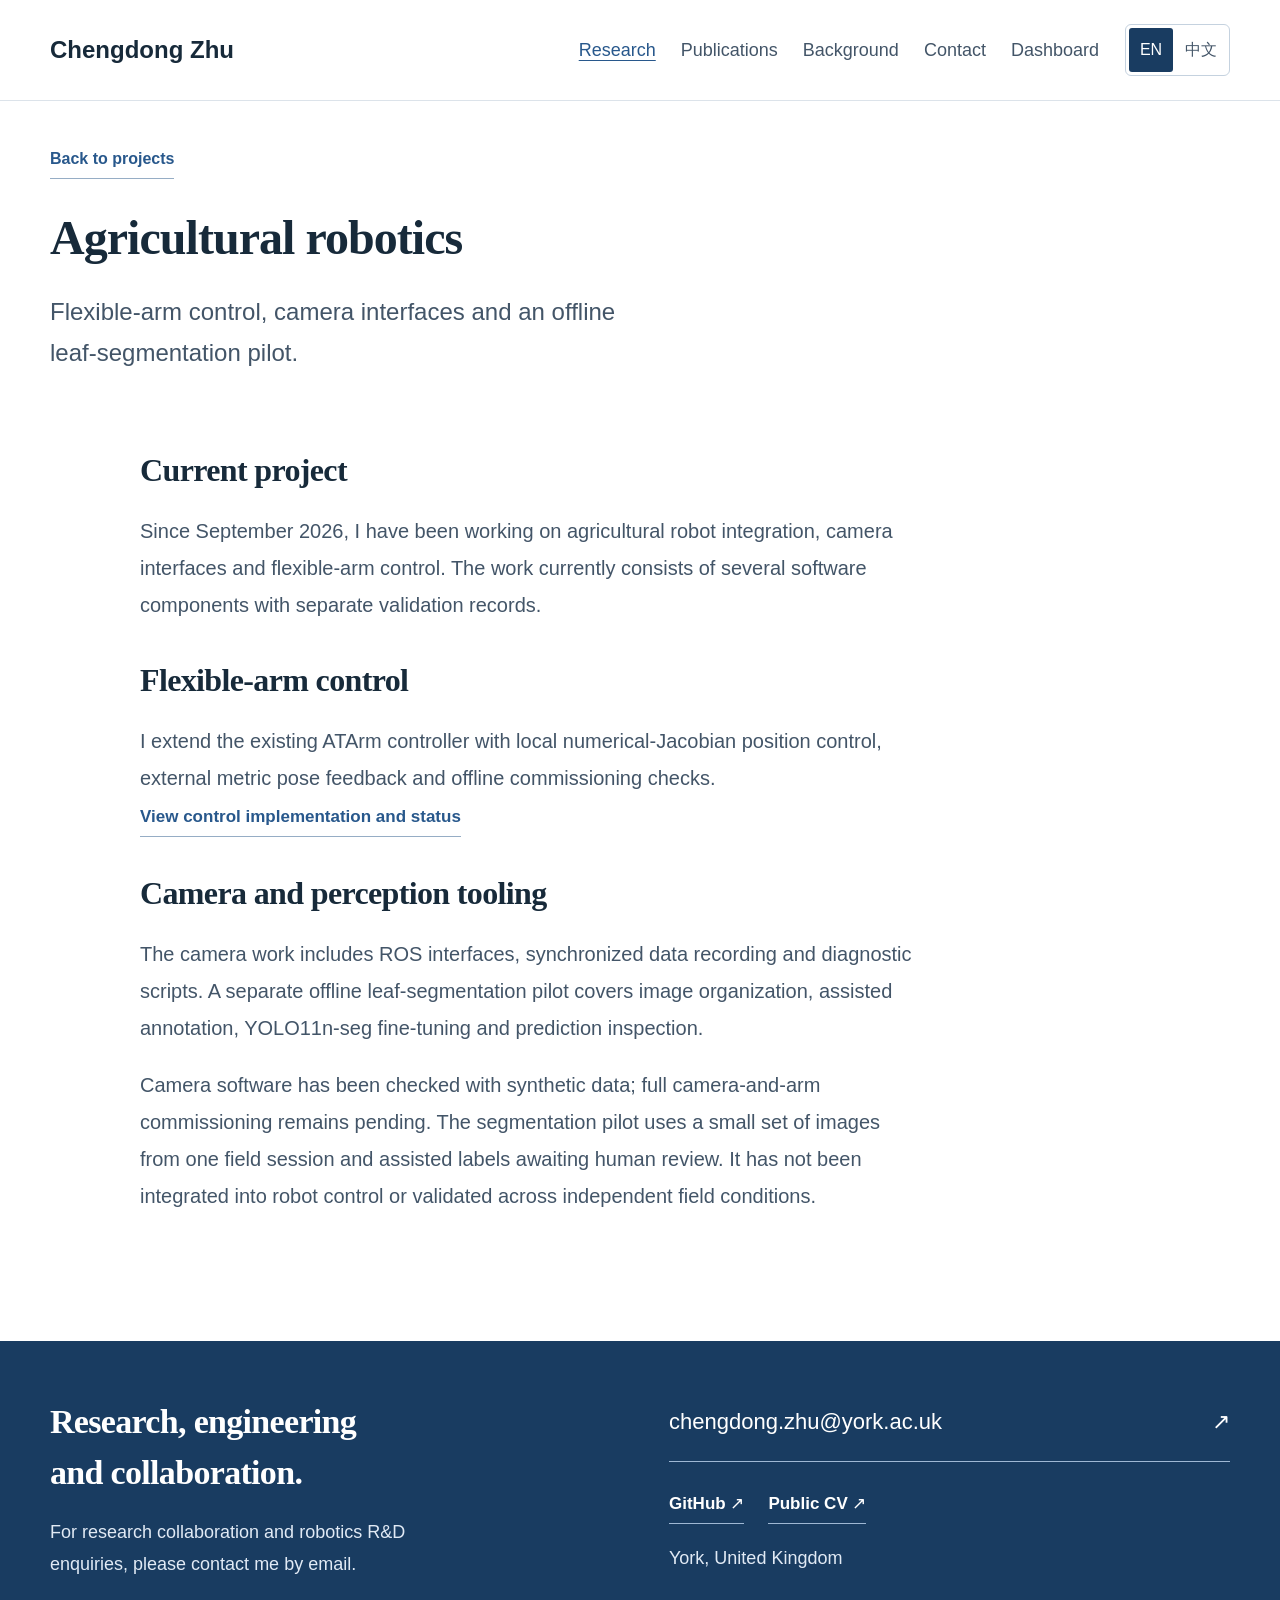
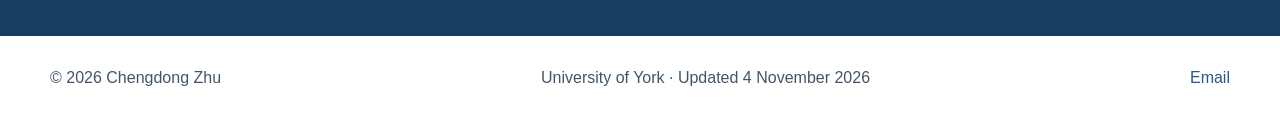
<file: agricultural-robotics.html>
<!doctype html>
<html lang="en"><head><meta charset="utf-8"><meta name="viewport" content="width=device-width, initial-scale=1">
<title>Agricultural robotics | Chengdong Zhu</title><meta name="description" content="Flexible-arm control, camera interfaces and an offline leaf-segmentation pilot.">
<meta name="theme-color" content="#ffffff"><meta property="og:type" content="website"><meta property="og:title" content="Agricultural robotics | Chengdong Zhu"><meta property="og:description" content="Flexible-arm control, camera interfaces and an offline leaf-segmentation pilot."><meta property="og:url" content="https://zhuchengdong.com/agricultural-robotics.html">
<link rel="canonical" href="https://zhuchengdong.com/agricultural-robotics.html"><link rel="icon" href="assets/favicon.svg?v=20261104-r3" type="image/svg+xml"><link rel="stylesheet" href="assets/style.css?v=20261124-dashboard">
<script src="assets/site.js?v=20261124-dashboard" defer></script></head>
<body data-title-en="Agricultural robotics | Chengdong Zhu" data-title-zh="农业机器人 | 朱铖栋" data-desc-en="Flexible-arm control, camera interfaces and an offline leaf-segmentation pilot." data-desc-zh="柔性机械臂控制、相机接口与叶片分割离线试验。">
<a class="skip" href="#main"><span data-en="Skip to content" data-zh="跳转至正文">Skip to content</span></a>
<header class="masthead"><div class="wrap header-inner"><a class="brand" href="index.html" aria-label="Chengdong Zhu / 朱铖栋"><span data-en="Chengdong Zhu" data-zh="朱铖栋">Chengdong Zhu</span><span class="brand-note"><span data-en="RESEARCH &amp; ENGINEERING" data-zh="研究与工程">RESEARCH &amp; ENGINEERING</span></span></a>
<div class="header-controls"><button class="menu-toggle" type="button" aria-expanded="false" aria-controls="main-nav"><span data-en="Menu" data-zh="导航">Menu</span></button><nav id="main-nav" aria-label="Main navigation"><a href="index.html#research" aria-current="page"><span data-en="Research" data-zh="研究项目">Research</span></a><a href="publications.html"><span data-en="Publications" data-zh="论文与资源">Publications</span></a><a href="index.html#background"><span data-en="Background" data-zh="研究背景">Background</span></a><a href="index.html#contact"><span data-en="Contact" data-zh="联系">Contact</span></a><a href="dashboard/" data-language-link><span data-en="Dashboard" data-zh="工作台">Dashboard</span></a></nav>
<div class="language-switch" role="group" aria-label="Language / 语言"><button type="button" data-language="en" aria-pressed="true">EN</button><button type="button" data-language="zh" aria-pressed="false">中文</button></div></div></div></header>
<main id="main"><div class="wrap detail-header"><a class="text-link" href="index.html#research"><span data-en="Back to projects" data-zh="返回项目展示">Back to projects</span></a><p class="eyebrow" data-en="ONGOING / ROBOTICS SOFTWARE" data-zh="进行中 / 机器人软件">ONGOING / ROBOTICS SOFTWARE</p><h1 data-en="Agricultural robotics" data-zh="农业机器人">Agricultural robotics</h1><p class="detail-lead" data-en="Flexible-arm control, camera interfaces and an offline leaf-segmentation pilot." data-zh="柔性机械臂控制、相机接口与叶片分割离线试验。">Flexible-arm control, camera interfaces and an offline leaf-segmentation pilot.</p></div><div class="wrap prose-page wide-prose"><section class="detail-section"><h2 data-en="Current project" data-zh="当前项目">Current project</h2><p data-en="Since September 2026, I have been working on agricultural robot integration, camera interfaces and flexible-arm control. The work currently consists of several software components with separate validation records." data-zh="自2026年9月起，我参与农业机器人系统集成、相机接口与柔性机械臂控制。当前工作由若干软件模块组成，各自保留验证记录。">Since September 2026, I have been working on agricultural robot integration, camera interfaces and flexible-arm control. The work currently consists of several software components with separate validation records.</p></section><section class="detail-section"><h2 data-en="Flexible-arm control" data-zh="柔性机械臂控制">Flexible-arm control</h2><p data-en="I extend the existing ATArm controller with local numerical-Jacobian position control, external metric pose feedback and offline commissioning checks." data-zh="在既有ATArm控制器上扩展局部数值雅可比位置控制、外部米制位姿反馈与离线联调检查。">I extend the existing ATArm controller with local numerical-Jacobian position control, external metric pose feedback and offline commissioning checks.</p><a class="text-link" href="atarm-control.html"><span data-en="View control implementation and status" data-zh="查看控制实现与进度">View control implementation and status</span></a></section><section class="detail-section"><h2 data-en="Camera and perception tooling" data-zh="相机与感知工具">Camera and perception tooling</h2><p data-en="The camera work includes ROS interfaces, synchronized data recording and diagnostic scripts. A separate offline leaf-segmentation pilot covers image organization, assisted annotation, YOLO11n-seg fine-tuning and prediction inspection." data-zh="相机工作包括ROS接口、同步数据记录与诊断脚本。另开展叶片分割离线试验，涉及图像整理、辅助标注、YOLO11n-seg微调与预测检查。">The camera work includes ROS interfaces, synchronized data recording and diagnostic scripts. A separate offline leaf-segmentation pilot covers image organization, assisted annotation, YOLO11n-seg fine-tuning and prediction inspection.</p><p data-en="Camera software has been checked with synthetic data; full camera-and-arm commissioning remains pending. The segmentation pilot uses a small set of images from one field session and assisted labels awaiting human review. It has not been integrated into robot control or validated across independent field conditions." data-zh="相机软件已用合成数据检查，完整相机与机械臂联调仍待开展。分割试验使用同次田间采集的小样本及待人工复核的辅助标注，尚未接入机器人控制，也未完成独立田间条件验证。">Camera software has been checked with synthetic data; full camera-and-arm commissioning remains pending. The segmentation pilot uses a small set of images from one field session and assisted labels awaiting human review. It has not been integrated into robot control or validated across independent field conditions.</p></section></div><section class="contact-section" id="contact"><div class="wrap contact-inner"><div><p class="eyebrow"><span data-en="GET IN TOUCH" data-zh="联系">GET IN TOUCH</span></p><h2 data-en="Research, engineering
and collaboration." data-zh="研究、工程
与合作交流。">Research, engineering
and collaboration.</h2><p data-en="For research collaboration and robotics R&amp;D enquiries, please contact me by email." data-zh="欢迎就研究合作与机器人研发工作通过邮件联系。">For research collaboration and robotics R&amp;D enquiries, please contact me by email.</p></div><div class="contact-links"><a class="contact-email" href="mailto:chengdong.zhu@york.ac.uk">chengdong.zhu@york.ac.uk <span aria-hidden="true">↗</span></a><div class="inline-links"><a class="text-link" href="https://github.com/zhu-chengdong" ><span data-en="GitHub" data-zh="GitHub">GitHub</span><span aria-hidden="true"> ↗</span></a><a class="text-link" href="assets/Chengdong_Zhu_Public_CV.pdf" download><span data-en="Public CV" data-zh="公开简历">Public CV</span><span aria-hidden="true"> ↗</span></a></div><p><span data-en="York, United Kingdom" data-zh="英国约克">York, United Kingdom</span></p></div></div></section></main>
<footer class="wrap footer"><span>© 2026 <span data-en="Chengdong Zhu" data-zh="朱铖栋">Chengdong Zhu</span></span><span><span data-en="University of York · Updated 4 November 2026" data-zh="约克大学 · 更新于2026年11月4日">University of York · Updated 4 November 2026</span></span><a href="mailto:chengdong.zhu@york.ac.uk"><span data-en="Email" data-zh="邮件联系">Email</span></a></footer>
</body></html>
</file>
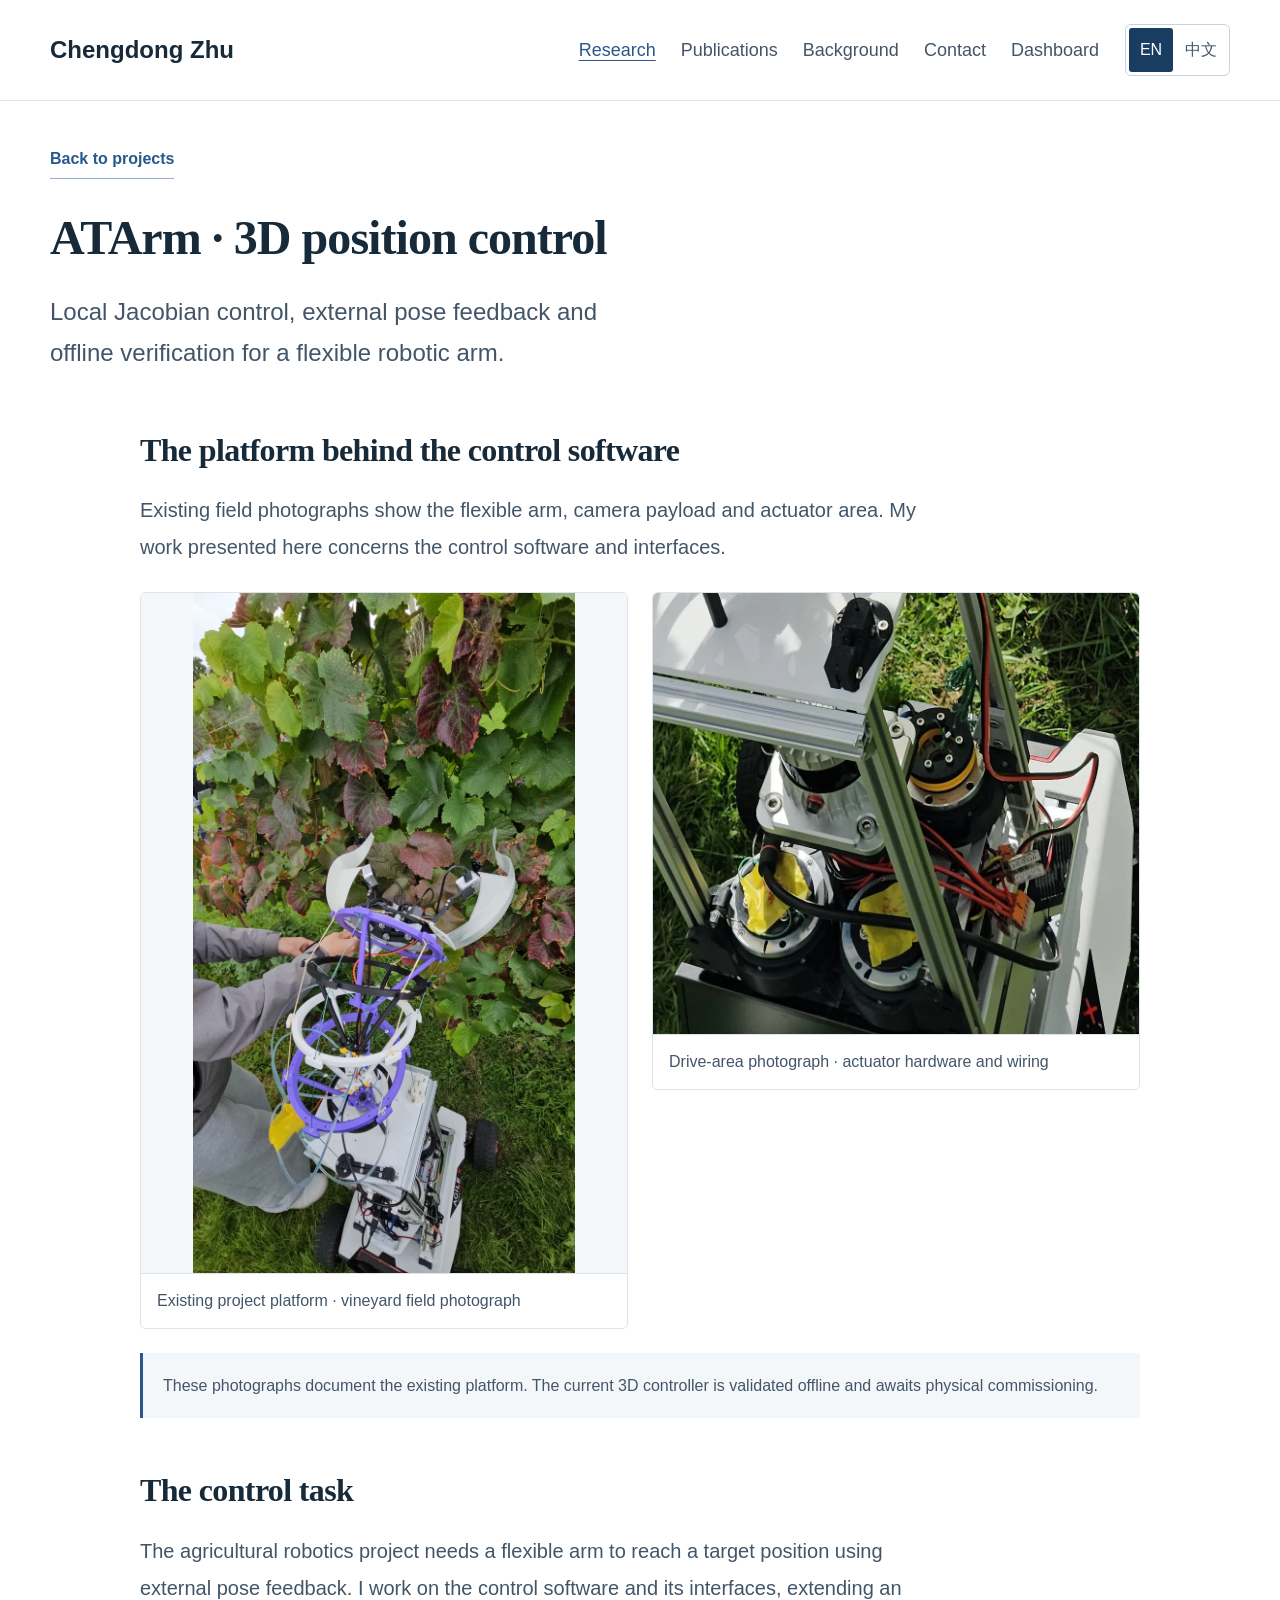
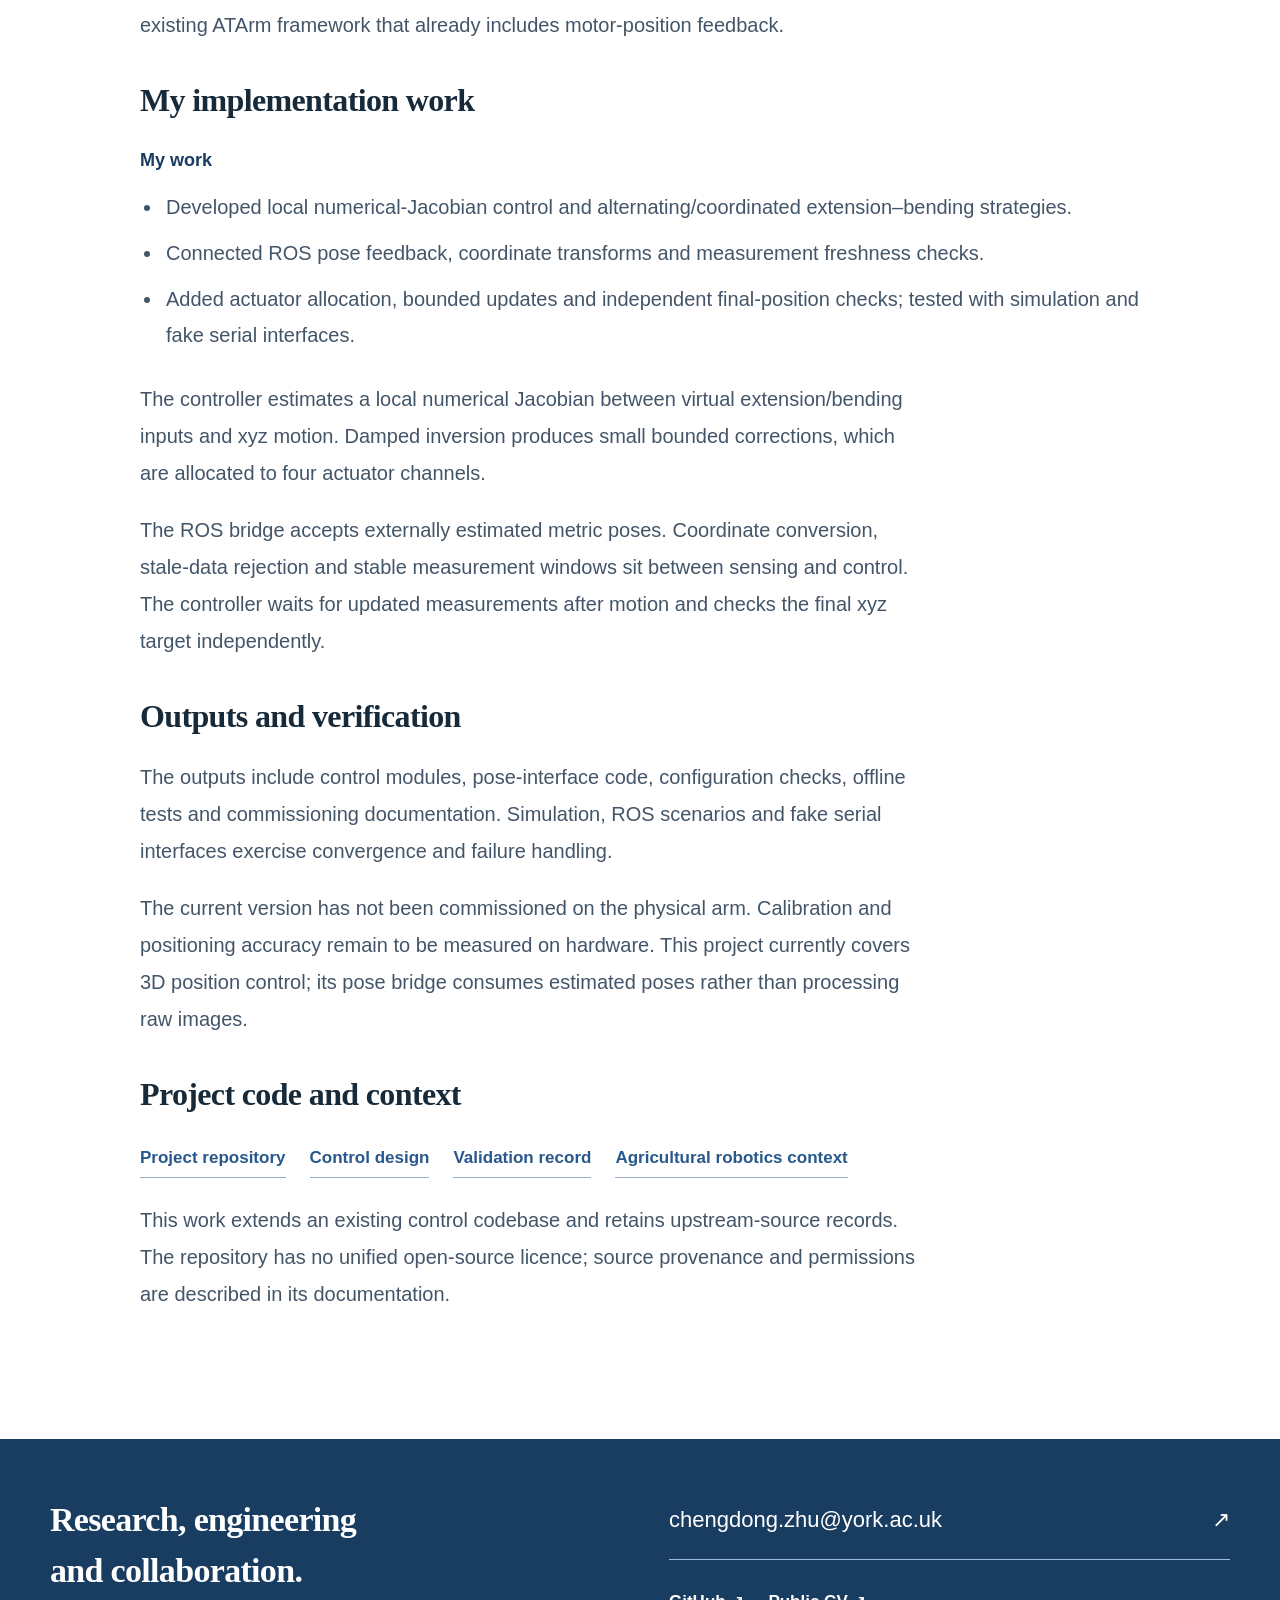
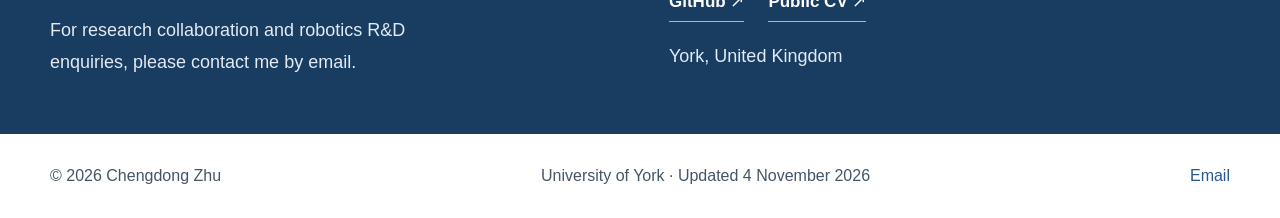
<file: atarm-control.html>
<!doctype html>
<html lang="en"><head><meta charset="utf-8"><meta name="viewport" content="width=device-width, initial-scale=1">
<title>ATArm · 3D position control | Chengdong Zhu</title><meta name="description" content="Local Jacobian control, external pose feedback and offline verification for a flexible robotic arm.">
<meta name="theme-color" content="#ffffff"><meta property="og:type" content="website"><meta property="og:title" content="ATArm · 3D position control | Chengdong Zhu"><meta property="og:description" content="Local Jacobian control, external pose feedback and offline verification for a flexible robotic arm."><meta property="og:url" content="https://zhuchengdong.com/atarm-control.html">
<link rel="canonical" href="https://zhuchengdong.com/atarm-control.html"><link rel="icon" href="assets/favicon.svg?v=20261104-r3" type="image/svg+xml"><link rel="stylesheet" href="assets/style.css?v=20261124-dashboard">
<script src="assets/site.js?v=20261124-dashboard" defer></script></head>
<body data-title-en="ATArm · 3D position control | Chengdong Zhu" data-title-zh="ATArm · 三维位置控制 | 朱铖栋" data-desc-en="Local Jacobian control, external pose feedback and offline verification for a flexible robotic arm." data-desc-zh="面向柔性机械臂的局部雅可比控制、外部位姿反馈与离线验证。">
<a class="skip" href="#main"><span data-en="Skip to content" data-zh="跳转至正文">Skip to content</span></a>
<header class="masthead"><div class="wrap header-inner"><a class="brand" href="index.html" aria-label="Chengdong Zhu / 朱铖栋"><span data-en="Chengdong Zhu" data-zh="朱铖栋">Chengdong Zhu</span><span class="brand-note"><span data-en="RESEARCH &amp; ENGINEERING" data-zh="研究与工程">RESEARCH &amp; ENGINEERING</span></span></a>
<div class="header-controls"><button class="menu-toggle" type="button" aria-expanded="false" aria-controls="main-nav"><span data-en="Menu" data-zh="导航">Menu</span></button><nav id="main-nav" aria-label="Main navigation"><a href="index.html#research" aria-current="page"><span data-en="Research" data-zh="研究项目">Research</span></a><a href="publications.html"><span data-en="Publications" data-zh="论文与资源">Publications</span></a><a href="index.html#background"><span data-en="Background" data-zh="研究背景">Background</span></a><a href="index.html#contact"><span data-en="Contact" data-zh="联系">Contact</span></a><a href="dashboard/" data-language-link><span data-en="Dashboard" data-zh="工作台">Dashboard</span></a></nav>
<div class="language-switch" role="group" aria-label="Language / 语言"><button type="button" data-language="en" aria-pressed="true">EN</button><button type="button" data-language="zh" aria-pressed="false">中文</button></div></div></div></header>
<main id="main"><div class="wrap detail-header"><a class="text-link" href="index.html#research"><span data-en="Back to projects" data-zh="返回项目展示">Back to projects</span></a><p class="eyebrow" data-en="ROBOT CONTROL / AGRICULTURAL ROBOTICS" data-zh="机器人控制 / 农业机器人">ROBOT CONTROL / AGRICULTURAL ROBOTICS</p><h1 data-en="ATArm · 3D position control" data-zh="ATArm · 三维位置控制">ATArm · 3D position control</h1><p class="detail-lead" data-en="Local Jacobian control, external pose feedback and offline verification for a flexible robotic arm." data-zh="面向柔性机械臂的局部雅可比控制、外部位姿反馈与离线验证。">Local Jacobian control, external pose feedback and offline verification for a flexible robotic arm.</p></div><div class="wrap prose-page wide-prose"><section class="project-gallery" id="platform-photos" aria-labelledby="arm-gallery-title"><h2 id="arm-gallery-title" class="gallery-heading" data-en="The platform behind the control software" data-zh="控制软件所面向的实物平台">The platform behind the control software</h2><p class="gallery-intro" data-en="Existing field photographs show the flexible arm, camera payload and actuator area. My work presented here concerns the control software and interfaces." data-zh="既有现场照片展示柔性机械臂、相机载荷与执行器区域，本页展示的个人工作为控制软件与接口开发。">Existing field photographs show the flexible arm, camera payload and actuator area. My work presented here concerns the control software and interfaces.</p><div class="control-gallery"><figure class="project-shot control-field-shot"><a class="shot-link" href="assets/atarm-field.webp" target="_blank" rel="noopener"><img src="assets/atarm-field.webp" alt="Existing flexible-arm platform photographed during collaborative vineyard field work" width="788" height="1400" loading="lazy" decoding="async"></a><figcaption><span data-en="Existing project platform · vineyard field photograph" data-zh="合作项目既有平台 · 葡萄园现场实物照片">Existing project platform · vineyard field photograph</span></figcaption></figure><figure class="project-shot control-drive-shot"><a class="shot-link" href="assets/atarm-drive.webp" target="_blank" rel="noopener"><img src="assets/atarm-drive.webp" alt="Real photograph of the flexible-arm drive area, motors and wiring" width="1104" height="920" loading="lazy" decoding="async"></a><figcaption><span data-en="Drive-area photograph · actuator hardware and wiring" data-zh="实际驱动区照片 · 执行器硬件与布线">Drive-area photograph · actuator hardware and wiring</span></figcaption></figure></div><p class="gallery-note" data-en="These photographs document the existing platform. The current 3D controller is validated offline and awaits physical commissioning." data-zh="照片记录既有平台；当前三维控制软件已完成离线验证，待实机联调。">These photographs document the existing platform. The current 3D controller is validated offline and awaits physical commissioning.</p></section><section class="detail-section"><h2 data-en="The control task" data-zh="控制任务">The control task</h2><p data-en="The agricultural robotics project needs a flexible arm to reach a target position using external pose feedback. I work on the control software and its interfaces, extending an existing ATArm framework that already includes motor-position feedback." data-zh="农业机器人项目需要柔性机械臂结合外部位姿反馈，到达指定空间位置。我在已有电机位置反馈的ATArm框架上，开展三维控制软件与接口开发。">The agricultural robotics project needs a flexible arm to reach a target position using external pose feedback. I work on the control software and its interfaces, extending an existing ATArm framework that already includes motor-position feedback.</p></section><section class="detail-section"><h2 data-en="My implementation work" data-zh="我做的具体工作">My implementation work</h2><div class="work-list"><h4 data-en="My work" data-zh="我的工作">My work</h4><ul><li data-en="Developed local numerical-Jacobian control and alternating/coordinated extension–bending strategies." data-zh="开发局部数值雅可比控制，以及伸缩与弯曲的交替、协调控制策略。">Developed local numerical-Jacobian control and alternating/coordinated extension–bending strategies.</li><li data-en="Connected ROS pose feedback, coordinate transforms and measurement freshness checks." data-zh="接入ROS位姿反馈，处理坐标变换、数据时效与稳定测量窗口。">Connected ROS pose feedback, coordinate transforms and measurement freshness checks.</li><li data-en="Added actuator allocation, bounded updates and independent final-position checks; tested with simulation and fake serial interfaces." data-zh="加入执行器通道分配、有界更新与最终位置独立核验，通过模拟和伪串口验证。">Added actuator allocation, bounded updates and independent final-position checks; tested with simulation and fake serial interfaces.</li></ul></div><p data-en="The controller estimates a local numerical Jacobian between virtual extension/bending inputs and xyz motion. Damped inversion produces small bounded corrections, which are allocated to four actuator channels." data-zh="控制器估计伸缩、弯曲等虚拟输入与xyz运动之间的局部数值雅可比，通过阻尼求解生成有界小步修正，再分配到四个执行器通道。">The controller estimates a local numerical Jacobian between virtual extension/bending inputs and xyz motion. Damped inversion produces small bounded corrections, which are allocated to four actuator channels.</p><p data-en="The ROS bridge accepts externally estimated metric poses. Coordinate conversion, stale-data rejection and stable measurement windows sit between sensing and control. The controller waits for updated measurements after motion and checks the final xyz target independently." data-zh="ROS桥接接收外部已经估计好的米制位姿，在感知与控制之间处理坐标转换、过期数据拒绝和稳定测量窗口。动作结束后等待更新测量，并独立核验最终xyz目标。">The ROS bridge accepts externally estimated metric poses. Coordinate conversion, stale-data rejection and stable measurement windows sit between sensing and control. The controller waits for updated measurements after motion and checks the final xyz target independently.</p></section><section class="detail-section"><h2 data-en="Outputs and verification" data-zh="产出与验证">Outputs and verification</h2><p data-en="The outputs include control modules, pose-interface code, configuration checks, offline tests and commissioning documentation. Simulation, ROS scenarios and fake serial interfaces exercise convergence and failure handling." data-zh="形成控制模块、位姿接口、配置检查、离线测试与联调文档。通过模拟、ROS场景和伪串口，检查收敛过程及异常处理。">The outputs include control modules, pose-interface code, configuration checks, offline tests and commissioning documentation. Simulation, ROS scenarios and fake serial interfaces exercise convergence and failure handling.</p><p data-en="The current version has not been commissioned on the physical arm. Calibration and positioning accuracy remain to be measured on hardware. This project currently covers 3D position control; its pose bridge consumes estimated poses rather than processing raw images." data-zh="当前版本尚未接入实际机械臂，标定与定位精度仍待实机测量。现阶段范围为三维位置控制，位姿桥接使用外部估计结果。">The current version has not been commissioned on the physical arm. Calibration and positioning accuracy remain to be measured on hardware. This project currently covers 3D position control; its pose bridge consumes estimated poses rather than processing raw images.</p></section><section class="detail-section"><h2 data-en="Project code and context" data-zh="项目代码与应用背景">Project code and context</h2><div class="inline-links"><a class="text-link" href="https://github.com/zhu-chengdong/atarm-control"><span data-en="Project repository" data-zh="项目仓库">Project repository</span></a><a class="text-link" href="https://github.com/zhu-chengdong/atarm-control/blob/main/docs/CONTROL.md"><span data-en="Control design" data-zh="控制设计说明">Control design</span></a><a class="text-link" href="https://github.com/zhu-chengdong/atarm-control/blob/main/docs/VALIDATION.md"><span data-en="Validation record" data-zh="验证记录">Validation record</span></a><a class="text-link" href="agricultural-robotics.html"><span data-en="Agricultural robotics context" data-zh="农业机器人项目背景">Agricultural robotics context</span></a></div><p data-en="This work extends an existing control codebase and retains upstream-source records. The repository has no unified open-source licence; source provenance and permissions are described in its documentation." data-zh="该工作基于既有控制代码扩展，保留原始来源记录。仓库尚无统一开源许可，具体来源与授权状态见项目说明。">This work extends an existing control codebase and retains upstream-source records. The repository has no unified open-source licence; source provenance and permissions are described in its documentation.</p></section></div><section class="contact-section" id="contact"><div class="wrap contact-inner"><div><p class="eyebrow"><span data-en="GET IN TOUCH" data-zh="联系">GET IN TOUCH</span></p><h2 data-en="Research, engineering
and collaboration." data-zh="研究、工程
与合作交流。">Research, engineering
and collaboration.</h2><p data-en="For research collaboration and robotics R&amp;D enquiries, please contact me by email." data-zh="欢迎就研究合作与机器人研发工作通过邮件联系。">For research collaboration and robotics R&amp;D enquiries, please contact me by email.</p></div><div class="contact-links"><a class="contact-email" href="mailto:chengdong.zhu@york.ac.uk">chengdong.zhu@york.ac.uk <span aria-hidden="true">↗</span></a><div class="inline-links"><a class="text-link" href="https://github.com/zhu-chengdong" ><span data-en="GitHub" data-zh="GitHub">GitHub</span><span aria-hidden="true"> ↗</span></a><a class="text-link" href="assets/Chengdong_Zhu_Public_CV.pdf" download><span data-en="Public CV" data-zh="公开简历">Public CV</span><span aria-hidden="true"> ↗</span></a></div><p><span data-en="York, United Kingdom" data-zh="英国约克">York, United Kingdom</span></p></div></div></section></main>
<footer class="wrap footer"><span>© 2026 <span data-en="Chengdong Zhu" data-zh="朱铖栋">Chengdong Zhu</span></span><span><span data-en="University of York · Updated 4 November 2026" data-zh="约克大学 · 更新于2026年11月4日">University of York · Updated 4 November 2026</span></span><a href="mailto:chengdong.zhu@york.ac.uk"><span data-en="Email" data-zh="邮件联系">Email</span></a></footer>
</body></html>
</file>
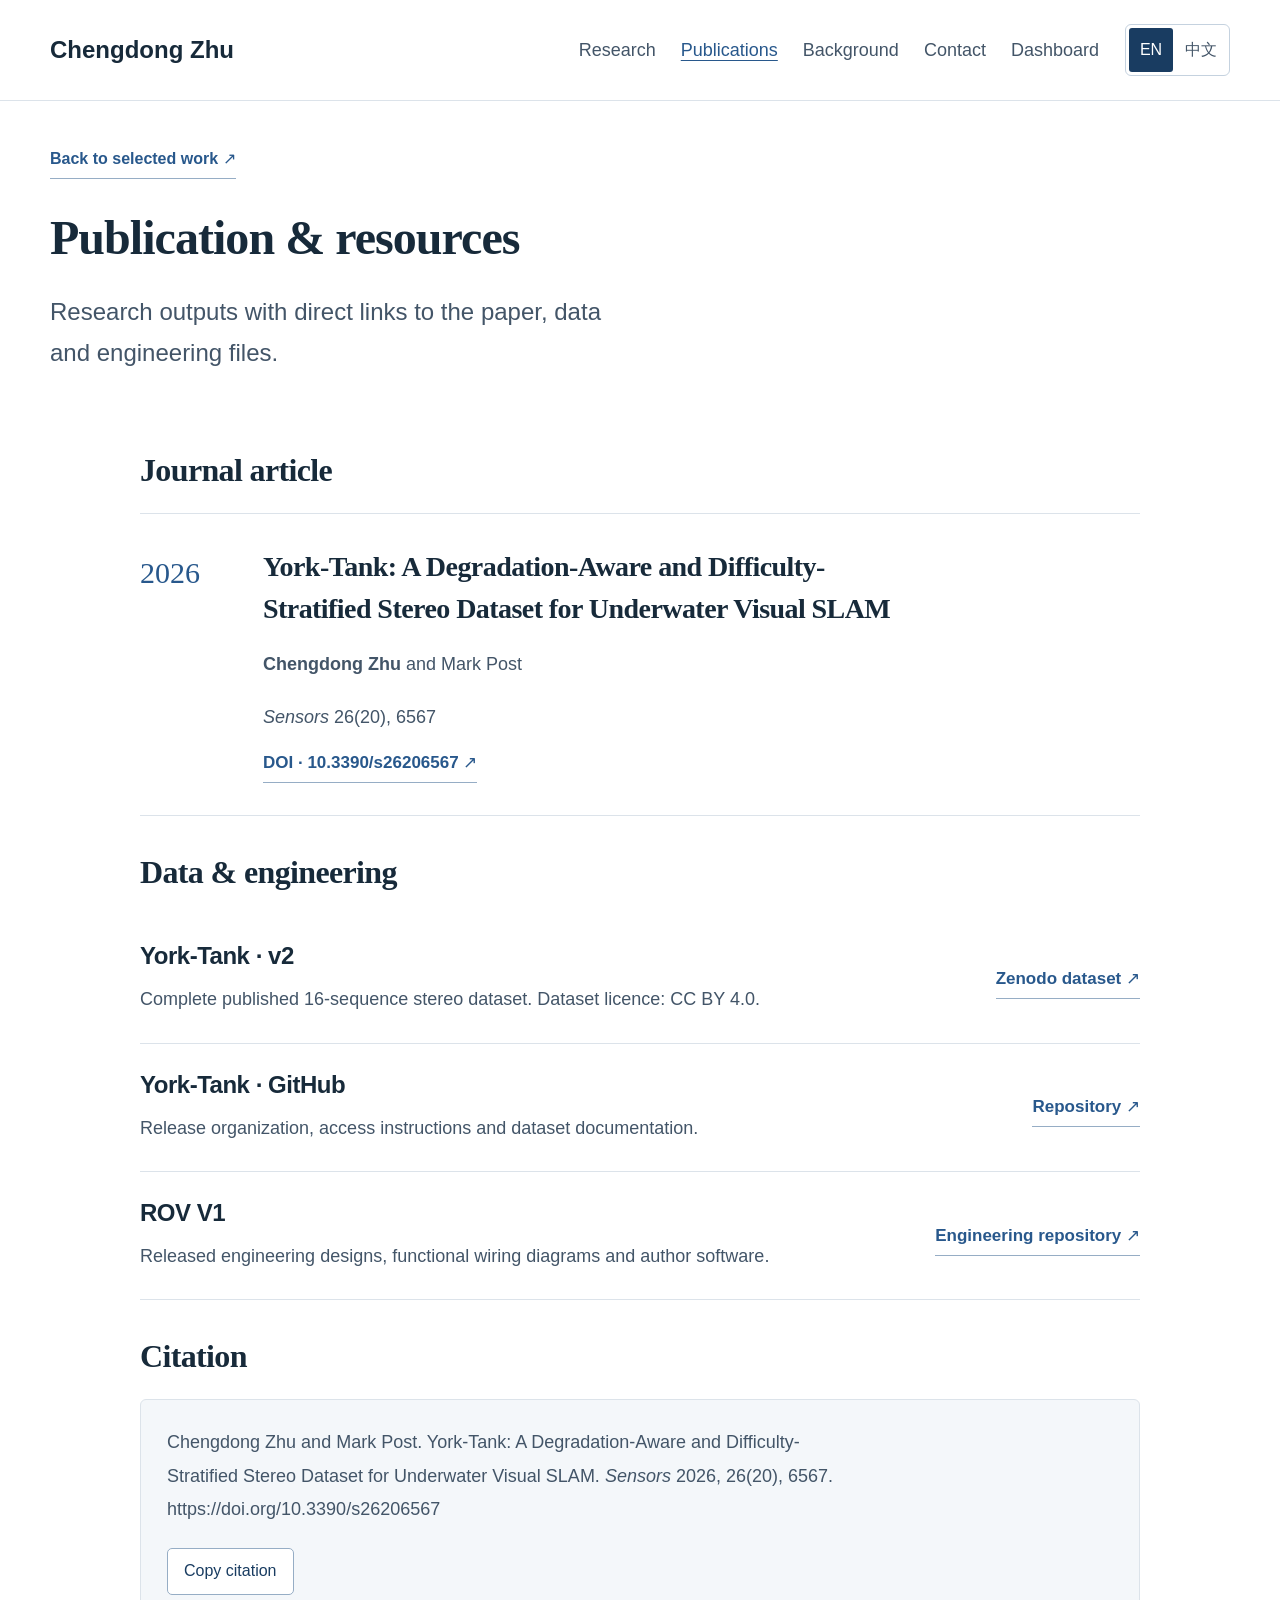
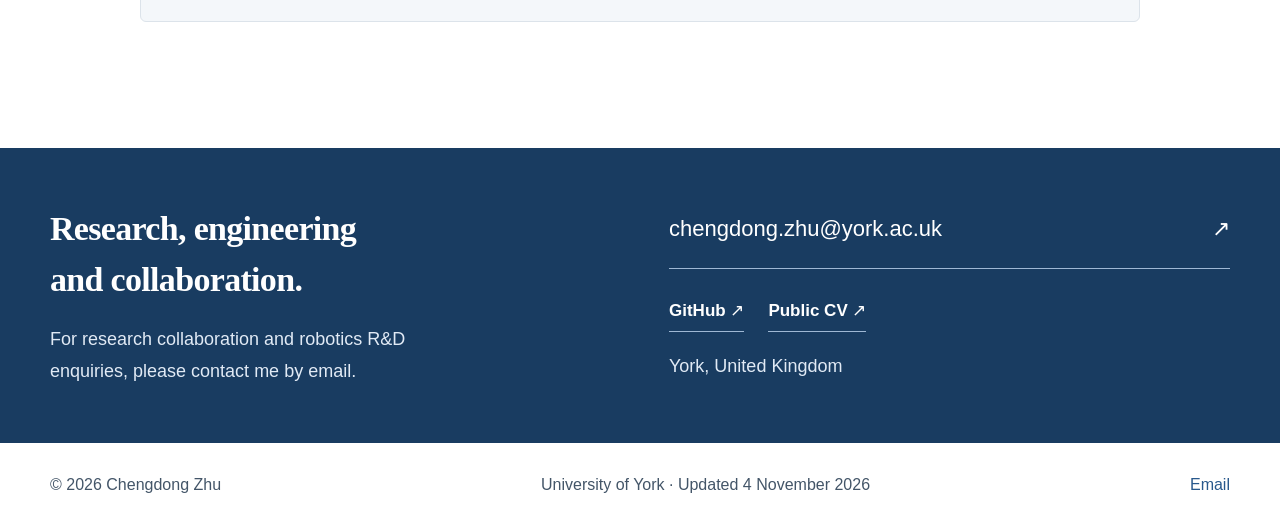
<file: publications.html>
<!doctype html>
<html lang="en"><head><meta charset="utf-8"><meta name="viewport" content="width=device-width, initial-scale=1">
<title>Publications &amp; resources | Chengdong Zhu</title><meta name="description" content="Publication, dataset and public engineering resources from Chengdong Zhu.">
<meta name="theme-color" content="#ffffff"><meta property="og:type" content="website"><meta property="og:title" content="Publications &amp; resources | Chengdong Zhu"><meta property="og:description" content="Publication, dataset and public engineering resources from Chengdong Zhu."><meta property="og:image" content="https://zhuchengdong.com/assets/rov-front.jpg"><meta property="og:url" content="https://zhuchengdong.com/publications.html">
<link rel="canonical" href="https://zhuchengdong.com/publications.html"><link rel="icon" href="assets/favicon.svg?v=20261104-r3" type="image/svg+xml"><link rel="stylesheet" href="assets/style.css?v=20261124-dashboard">
<script src="assets/site.js?v=20261124-dashboard" defer></script></head>
<body data-title-en="Publications &amp; resources | Chengdong Zhu" data-title-zh="论文与开放资源 | 朱铖栋" data-desc-en="Publication, dataset and public engineering resources from Chengdong Zhu." data-desc-zh="朱铖栋的论文、数据集与公开工程资料。">
<a class="skip" href="#main"><span data-en="Skip to content" data-zh="跳转至正文">Skip to content</span></a>
<header class="masthead"><div class="wrap header-inner"><a class="brand" href="index.html" aria-label="Chengdong Zhu / 朱铖栋"><span data-en="Chengdong Zhu" data-zh="朱铖栋">Chengdong Zhu</span><span class="brand-note"><span data-en="RESEARCH &amp; ENGINEERING" data-zh="研究与工程">RESEARCH &amp; ENGINEERING</span></span></a>
<div class="header-controls"><button class="menu-toggle" type="button" aria-expanded="false" aria-controls="main-nav"><span data-en="Menu" data-zh="导航">Menu</span></button><nav id="main-nav" aria-label="Main navigation"><a href="index.html#research"><span data-en="Research" data-zh="研究项目">Research</span></a><a href="publications.html" aria-current="page"><span data-en="Publications" data-zh="论文与资源">Publications</span></a><a href="index.html#background"><span data-en="Background" data-zh="研究背景">Background</span></a><a href="index.html#contact"><span data-en="Contact" data-zh="联系">Contact</span></a><a href="dashboard/" data-language-link><span data-en="Dashboard" data-zh="工作台">Dashboard</span></a></nav>
<div class="language-switch" role="group" aria-label="Language / 语言"><button type="button" data-language="en" aria-pressed="true">EN</button><button type="button" data-language="zh" aria-pressed="false">中文</button></div></div></div></header>
<main id="main"><div class="wrap detail-header"><a class="text-link" href="index.html#research" ><span data-en="Back to selected work" data-zh="返回研究项目">Back to selected work</span><span aria-hidden="true"> ↗</span></a><p class="eyebrow"><span data-en="PUBLICATIONS / OPEN RESOURCES" data-zh="PUBLICATIONS / OPEN RESOURCES">PUBLICATIONS / OPEN RESOURCES</span></p><h1 data-en="Publication &amp; resources" data-zh="论文与开放资源">Publication &amp; resources</h1><p class="detail-lead" data-en="Research outputs with direct links to the paper, data and engineering files." data-zh="通过论文、数据和工程文件查看具体研究成果。">Research outputs with direct links to the paper, data and engineering files.</p></div><div class="wrap prose-page wide-prose"><section class="detail-section"><h2 data-en="Journal article" data-zh="期刊论文">Journal article</h2><article class="publication-full"><span class="pub-year">2026</span><div><h3>York-Tank: A Degradation-Aware and Difficulty-Stratified Stereo Dataset for Underwater Visual SLAM</h3><p><strong>Chengdong Zhu</strong> and Mark Post</p><p><em>Sensors</em> 26(20), 6567</p><a class="text-link" href="https://doi.org/10.3390/s26206567" ><span data-en="DOI · 10.3390/s26206567" data-zh="DOI · 10.3390/s26206567">DOI · 10.3390/s26206567</span><span aria-hidden="true"> ↗</span></a></div></article></section><section class="detail-section"><h2 data-en="Data &amp; engineering" data-zh="数据与工程">Data &amp; engineering</h2><div class="resource-item"><div><h3>York-Tank · v2</h3><p data-en="Complete published 16-sequence stereo dataset. Dataset licence: CC BY 4.0." data-zh="完整的已发表16序列双目数据集，数据集许可为CC BY 4.0。">Complete published 16-sequence stereo dataset. Dataset licence: CC BY 4.0.</p></div><a class="text-link" href="https://doi.org/10.5281/zenodo.23347574" ><span data-en="Zenodo dataset" data-zh="Zenodo 数据集">Zenodo dataset</span><span aria-hidden="true"> ↗</span></a></div><div class="resource-item"><div><h3>York-Tank · GitHub</h3><p data-en="Release organization, access instructions and dataset documentation." data-zh="发布结构、读取说明与数据集文档。">Release organization, access instructions and dataset documentation.</p></div><a class="text-link" href="https://github.com/zhu-chengdong/York-Tank" ><span data-en="Repository" data-zh="项目仓库">Repository</span><span aria-hidden="true"> ↗</span></a></div><div class="resource-item"><div><h3>ROV V1</h3><p data-en="Released engineering designs, functional wiring diagrams and author software." data-zh="已发布的工程设计、功能接线图与作者软件。">Released engineering designs, functional wiring diagrams and author software.</p></div><a class="text-link" href="https://github.com/zhu-chengdong/rov-v1-hardwarex" ><span data-en="Engineering repository" data-zh="工程仓库">Engineering repository</span><span aria-hidden="true"> ↗</span></a></div></section><section class="detail-section"><h2 data-en="Citation" data-zh="引用">Citation</h2><div class="citation-box"><p id="citation-text">Chengdong Zhu and Mark Post. York-Tank: A Degradation-Aware and Difficulty-Stratified Stereo Dataset for Underwater Visual SLAM. <em>Sensors</em> 2026, 26(20), 6567. https://doi.org/10.3390/s26206567</p><button class="copy-button" data-copy="citation-text" type="button"><span data-en="Copy citation" data-zh="复制引用">Copy citation</span></button><span class="copy-status" role="status" aria-live="polite"></span></div></section></div><section class="contact-section" id="contact"><div class="wrap contact-inner"><div><p class="eyebrow"><span data-en="GET IN TOUCH" data-zh="联系">GET IN TOUCH</span></p><h2 data-en="Research, engineering
and collaboration." data-zh="研究、工程
与合作交流。">Research, engineering
and collaboration.</h2><p data-en="For research collaboration and robotics R&amp;D enquiries, please contact me by email." data-zh="欢迎就研究合作与机器人研发工作通过邮件联系。">For research collaboration and robotics R&amp;D enquiries, please contact me by email.</p></div><div class="contact-links"><a class="contact-email" href="mailto:chengdong.zhu@york.ac.uk">chengdong.zhu@york.ac.uk <span aria-hidden="true">↗</span></a><div class="inline-links"><a class="text-link" href="https://github.com/zhu-chengdong" ><span data-en="GitHub" data-zh="GitHub">GitHub</span><span aria-hidden="true"> ↗</span></a><a class="text-link" href="assets/Chengdong_Zhu_Public_CV.pdf" download><span data-en="Public CV" data-zh="公开简历">Public CV</span><span aria-hidden="true"> ↗</span></a></div><p><span data-en="York, United Kingdom" data-zh="英国约克">York, United Kingdom</span></p></div></div></section></main>
<footer class="wrap footer"><span>© 2026 <span data-en="Chengdong Zhu" data-zh="朱铖栋">Chengdong Zhu</span></span><span><span data-en="University of York · Updated 4 November 2026" data-zh="约克大学 · 更新于2026年11月4日">University of York · Updated 4 November 2026</span></span><a href="mailto:chengdong.zhu@york.ac.uk"><span data-en="Email" data-zh="邮件联系">Email</span></a></footer>
</body></html>
</file>
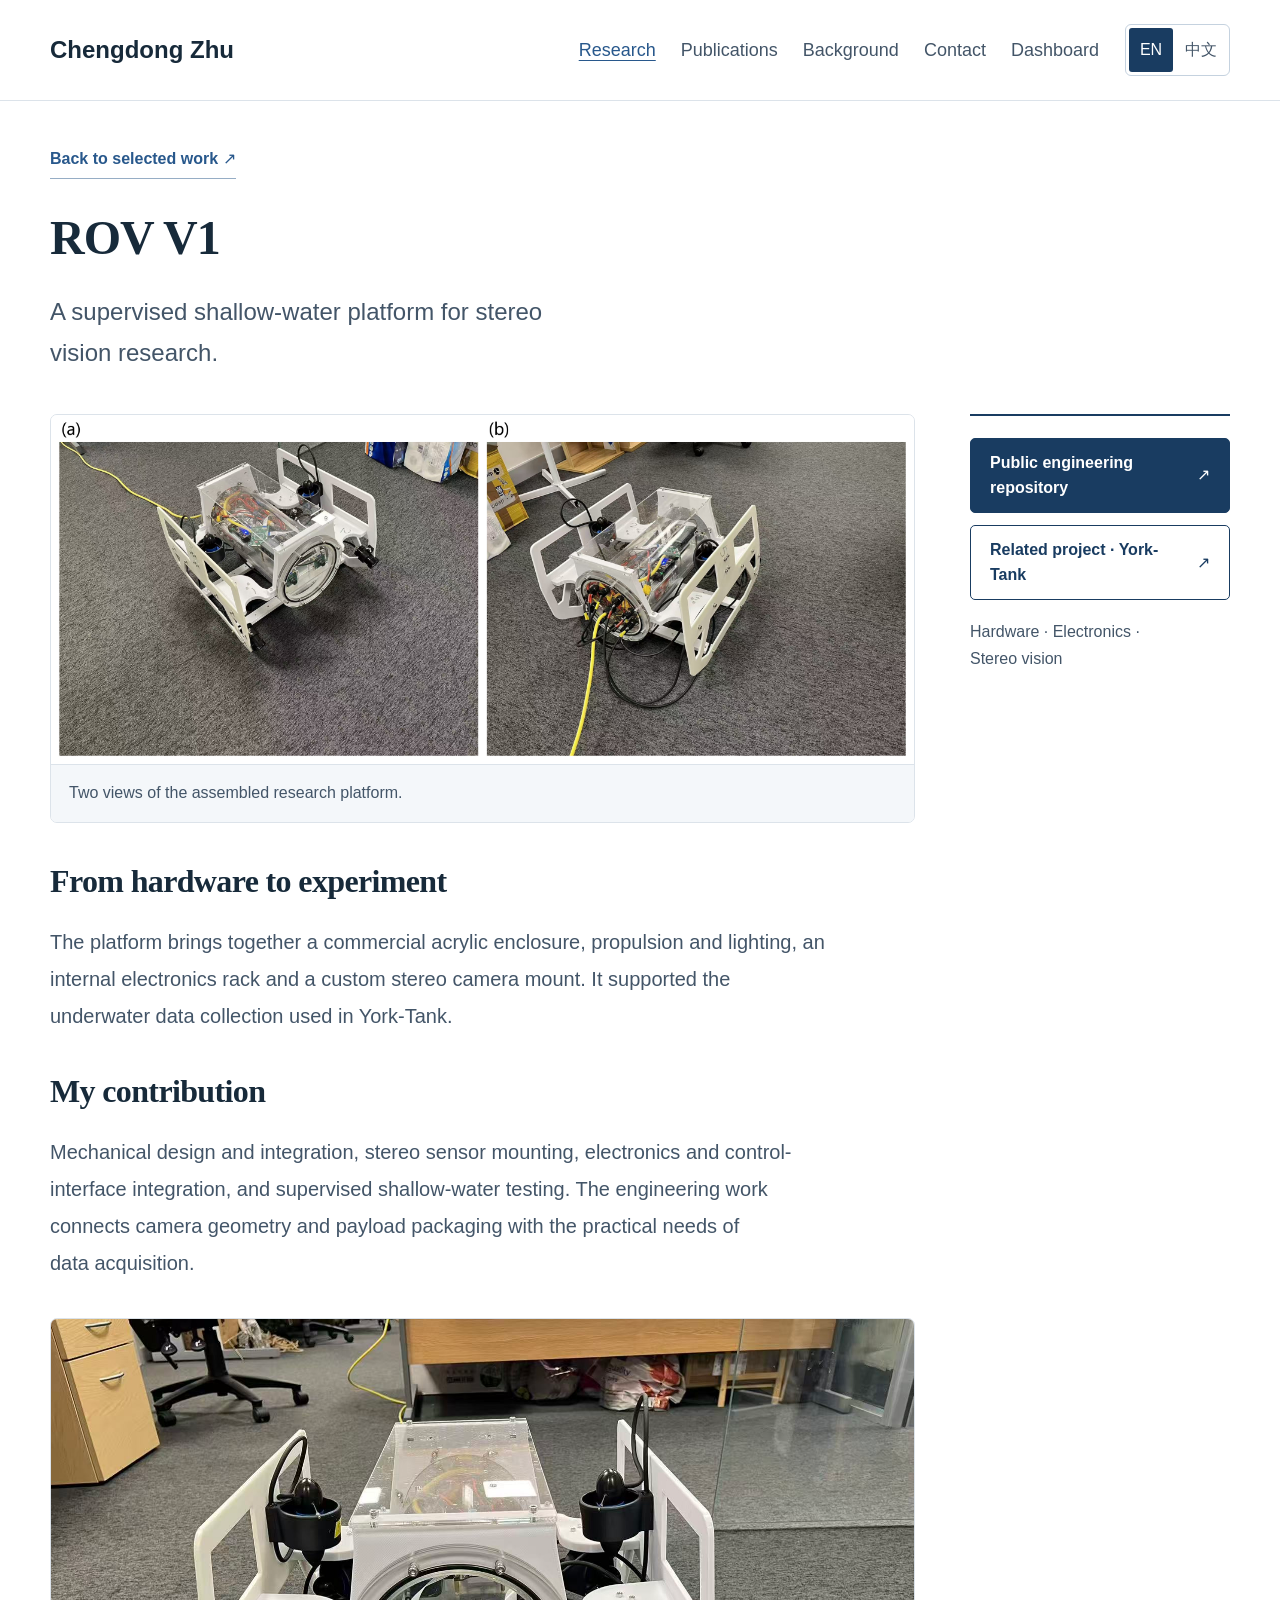
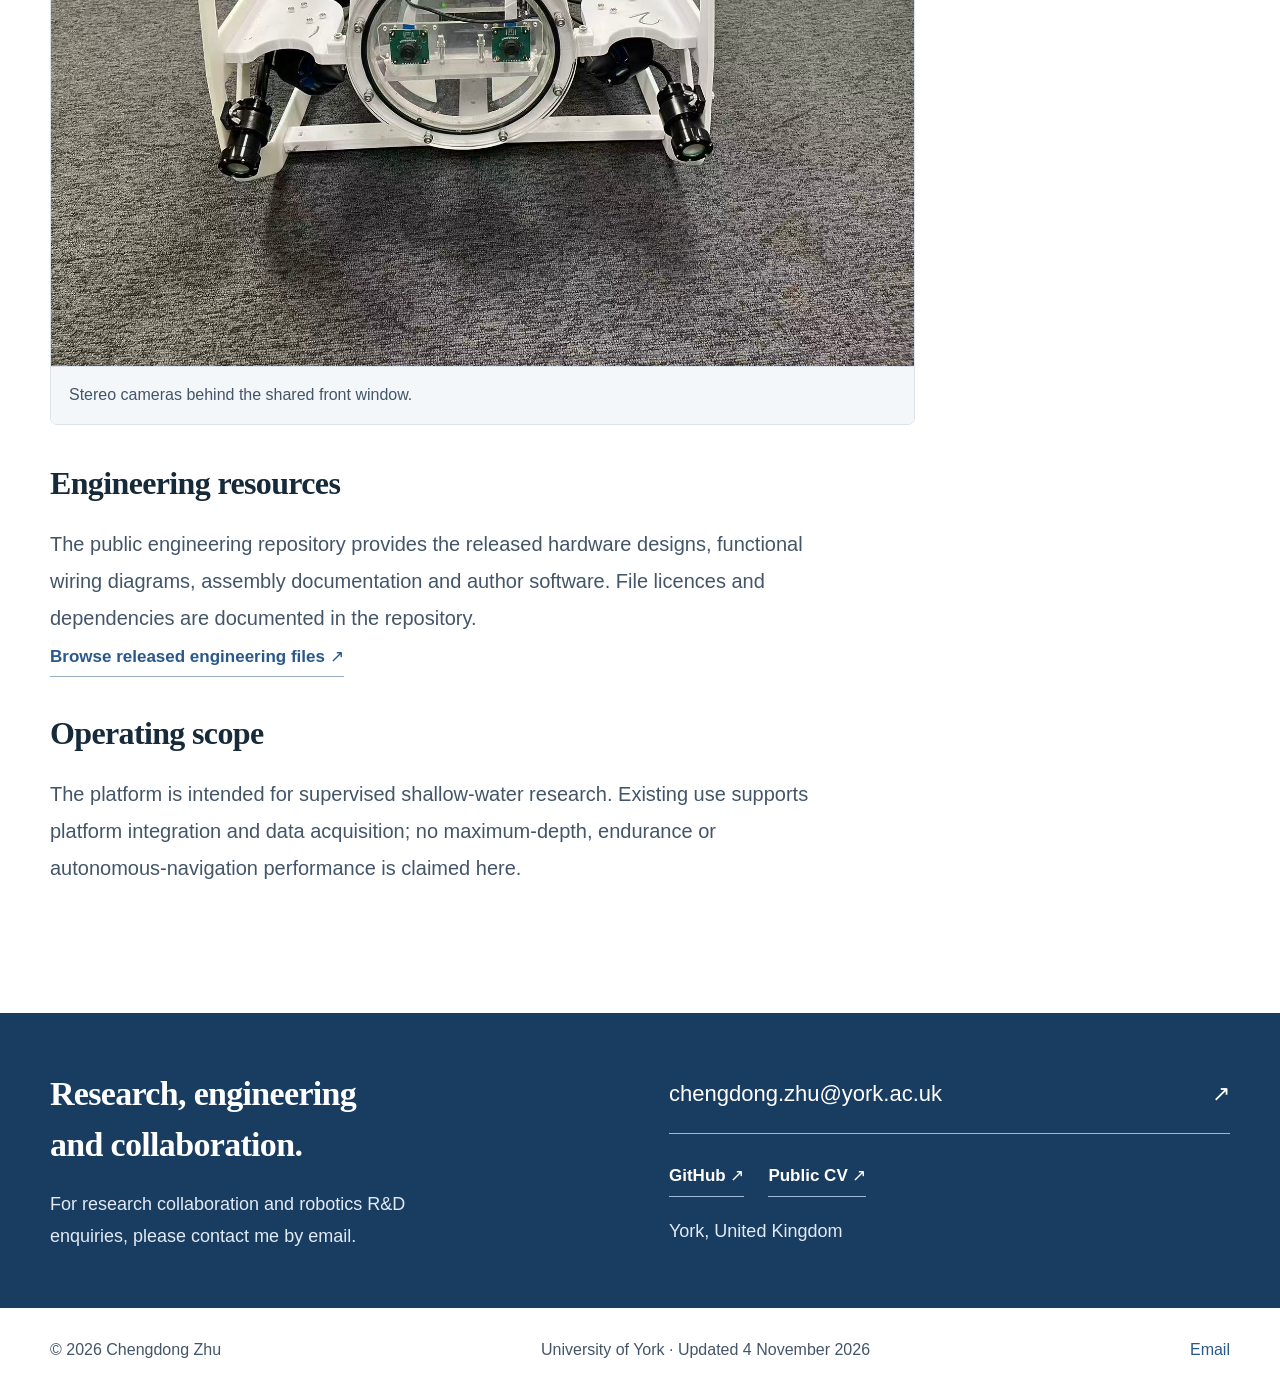
<file: rov-v1.html>
<!doctype html>
<html lang="en"><head><meta charset="utf-8"><meta name="viewport" content="width=device-width, initial-scale=1">
<title>ROV V1 | Chengdong Zhu</title><meta name="description" content="ROV V1, a supervised shallow-water stereo research platform. Mechanical design, sensor mounting and robot system integration.">
<meta name="theme-color" content="#ffffff"><meta property="og:type" content="website"><meta property="og:title" content="ROV V1 | Chengdong Zhu"><meta property="og:description" content="ROV V1, a supervised shallow-water stereo research platform. Mechanical design, sensor mounting and robot system integration."><meta property="og:image" content="https://zhuchengdong.com/assets/rov-front.jpg"><meta property="og:url" content="https://zhuchengdong.com/rov-v1.html">
<link rel="canonical" href="https://zhuchengdong.com/rov-v1.html"><link rel="icon" href="assets/favicon.svg?v=20261104-r3" type="image/svg+xml"><link rel="stylesheet" href="assets/style.css?v=20261124-dashboard">
<script src="assets/site.js?v=20261124-dashboard" defer></script></head>
<body data-title-en="ROV V1 | Chengdong Zhu" data-title-zh="ROV V1 | 朱铖栋" data-desc-en="ROV V1, a supervised shallow-water stereo research platform. Mechanical design, sensor mounting and robot system integration." data-desc-zh="ROV V1人工监督浅水双目研究平台，介绍机械设计、传感器安装与机器人系统集成。">
<a class="skip" href="#main"><span data-en="Skip to content" data-zh="跳转至正文">Skip to content</span></a>
<header class="masthead"><div class="wrap header-inner"><a class="brand" href="index.html" aria-label="Chengdong Zhu / 朱铖栋"><span data-en="Chengdong Zhu" data-zh="朱铖栋">Chengdong Zhu</span><span class="brand-note"><span data-en="RESEARCH &amp; ENGINEERING" data-zh="研究与工程">RESEARCH &amp; ENGINEERING</span></span></a>
<div class="header-controls"><button class="menu-toggle" type="button" aria-expanded="false" aria-controls="main-nav"><span data-en="Menu" data-zh="导航">Menu</span></button><nav id="main-nav" aria-label="Main navigation"><a href="index.html#research" aria-current="page"><span data-en="Research" data-zh="研究项目">Research</span></a><a href="publications.html"><span data-en="Publications" data-zh="论文与资源">Publications</span></a><a href="index.html#background"><span data-en="Background" data-zh="研究背景">Background</span></a><a href="index.html#contact"><span data-en="Contact" data-zh="联系">Contact</span></a><a href="dashboard/" data-language-link><span data-en="Dashboard" data-zh="工作台">Dashboard</span></a></nav>
<div class="language-switch" role="group" aria-label="Language / 语言"><button type="button" data-language="en" aria-pressed="true">EN</button><button type="button" data-language="zh" aria-pressed="false">中文</button></div></div></div></header>
<main id="main"><div class="wrap detail-header"><a class="text-link" href="index.html#research" ><span data-en="Back to selected work" data-zh="返回研究项目">Back to selected work</span><span aria-hidden="true"> ↗</span></a><p class="eyebrow"><span data-en="PLATFORM / ENGINEERING" data-zh="PLATFORM / ENGINEERING">PLATFORM / ENGINEERING</span></p><h1 data-en="ROV V1" data-zh="ROV V1">ROV V1</h1><p class="detail-lead" data-en="A supervised shallow-water platform for stereo vision research." data-zh="用于双目视觉研究的人工监督浅水机器人平台。">A supervised shallow-water platform for stereo vision research.</p></div><div class="wrap detail-layout"><div class="detail-main"><figure class="detail-image"><img src="assets/rov-assembly.jpg" alt="Front and rear views of the assembled V1 research robot" width="2884" height="1168"><figcaption><span data-en="Two views of the assembled research platform." data-zh="研究平台的两个实物视角。">Two views of the assembled research platform.</span></figcaption></figure><section class="detail-section"><h2 data-en="From hardware to experiment" data-zh="从硬件到实验">From hardware to experiment</h2><p data-en="The platform brings together a commercial acrylic enclosure, propulsion and lighting, an internal electronics rack and a custom stereo camera mount. It supported the underwater data collection used in York-Tank." data-zh="平台集成商用亚克力舱体、推进与照明、内部电子载荷架及定制双目相机安装结构，为 York-Tank 水下数据采集提供实验载体。">The platform brings together a commercial acrylic enclosure, propulsion and lighting, an internal electronics rack and a custom stereo camera mount. It supported the underwater data collection used in York-Tank.</p></section><section class="detail-section"><h2 data-en="My contribution" data-zh="我的工作">My contribution</h2><p data-en="Mechanical design and integration, stereo sensor mounting, electronics and control-interface integration, and supervised shallow-water testing. The engineering work connects camera geometry and payload packaging with the practical needs of data acquisition." data-zh="我承担机械设计与集成、双目传感器安装、电子与控制接口集成，以及人工监督下的浅水测试，将相机几何和载荷布局与数据采集需求联系起来。">Mechanical design and integration, stereo sensor mounting, electronics and control-interface integration, and supervised shallow-water testing. The engineering work connects camera geometry and payload packaging with the practical needs of data acquisition.</p></section><figure class="detail-image"><img src="assets/rov-front.jpg" alt="Front window and stereo cameras of the V1 robot" width="1707" height="1280" loading="lazy"><figcaption><span data-en="Stereo cameras behind the shared front window." data-zh="共用前窗后的双目相机。">Stereo cameras behind the shared front window.</span></figcaption></figure><section class="detail-section"><h2 data-en="Engineering resources" data-zh="工程资料">Engineering resources</h2><p data-en="The public engineering repository provides the released hardware designs, functional wiring diagrams, assembly documentation and author software. File licences and dependencies are documented in the repository." data-zh="公开工程仓库提供已发布的硬件设计、功能接线图、装配文档和作者软件，文件许可与依赖按仓库说明使用。">The public engineering repository provides the released hardware designs, functional wiring diagrams, assembly documentation and author software. File licences and dependencies are documented in the repository.</p><a class="text-link" href="https://github.com/zhu-chengdong/rov-v1-hardwarex" ><span data-en="Browse released engineering files" data-zh="查看已公开工程资料">Browse released engineering files</span><span aria-hidden="true"> ↗</span></a></section><section class="detail-section"><h2 data-en="Operating scope" data-zh="使用范围">Operating scope</h2><p data-en="The platform is intended for supervised shallow-water research. Existing use supports platform integration and data acquisition; no maximum-depth, endurance or autonomous-navigation performance is claimed here." data-zh="平台用于人工监督的浅水研究。现有使用记录支持系统集成和数据采集用途，本页不据此给出最大工作深度、续航或自主导航性能结论。">The platform is intended for supervised shallow-water research. Existing use supports platform integration and data acquisition; no maximum-depth, endurance or autonomous-navigation performance is claimed here.</p></section></div><aside class="detail-aside"><p class="eyebrow"><span data-en="PROJECT RESOURCES" data-zh="项目资源">PROJECT RESOURCES</span></p><a class="button primary" href="https://github.com/zhu-chengdong/rov-v1-hardwarex" ><span data-en="Public engineering repository" data-zh="公开工程仓库">Public engineering repository</span><span aria-hidden="true"> ↗</span></a><a class="button secondary" href="york-tank.html" ><span data-en="Related project · York-Tank" data-zh="相关项目 · York-Tank">Related project · York-Tank</span><span aria-hidden="true"> ↗</span></a><p class="aside-meta" data-en="Hardware · Electronics · Stereo vision" data-zh="机械 · 电子 · 双目视觉">Hardware · Electronics · Stereo vision</p></aside></div><section class="contact-section" id="contact"><div class="wrap contact-inner"><div><p class="eyebrow"><span data-en="GET IN TOUCH" data-zh="联系">GET IN TOUCH</span></p><h2 data-en="Research, engineering
and collaboration." data-zh="研究、工程
与合作交流。">Research, engineering
and collaboration.</h2><p data-en="For research collaboration and robotics R&amp;D enquiries, please contact me by email." data-zh="欢迎就研究合作与机器人研发工作通过邮件联系。">For research collaboration and robotics R&amp;D enquiries, please contact me by email.</p></div><div class="contact-links"><a class="contact-email" href="mailto:chengdong.zhu@york.ac.uk">chengdong.zhu@york.ac.uk <span aria-hidden="true">↗</span></a><div class="inline-links"><a class="text-link" href="https://github.com/zhu-chengdong" ><span data-en="GitHub" data-zh="GitHub">GitHub</span><span aria-hidden="true"> ↗</span></a><a class="text-link" href="assets/Chengdong_Zhu_Public_CV.pdf" download><span data-en="Public CV" data-zh="公开简历">Public CV</span><span aria-hidden="true"> ↗</span></a></div><p><span data-en="York, United Kingdom" data-zh="英国约克">York, United Kingdom</span></p></div></div></section></main>
<footer class="wrap footer"><span>© 2026 <span data-en="Chengdong Zhu" data-zh="朱铖栋">Chengdong Zhu</span></span><span><span data-en="University of York · Updated 4 November 2026" data-zh="约克大学 · 更新于2026年11月4日">University of York · Updated 4 November 2026</span></span><a href="mailto:chengdong.zhu@york.ac.uk"><span data-en="Email" data-zh="邮件联系">Email</span></a></footer>
</body></html>
</file>
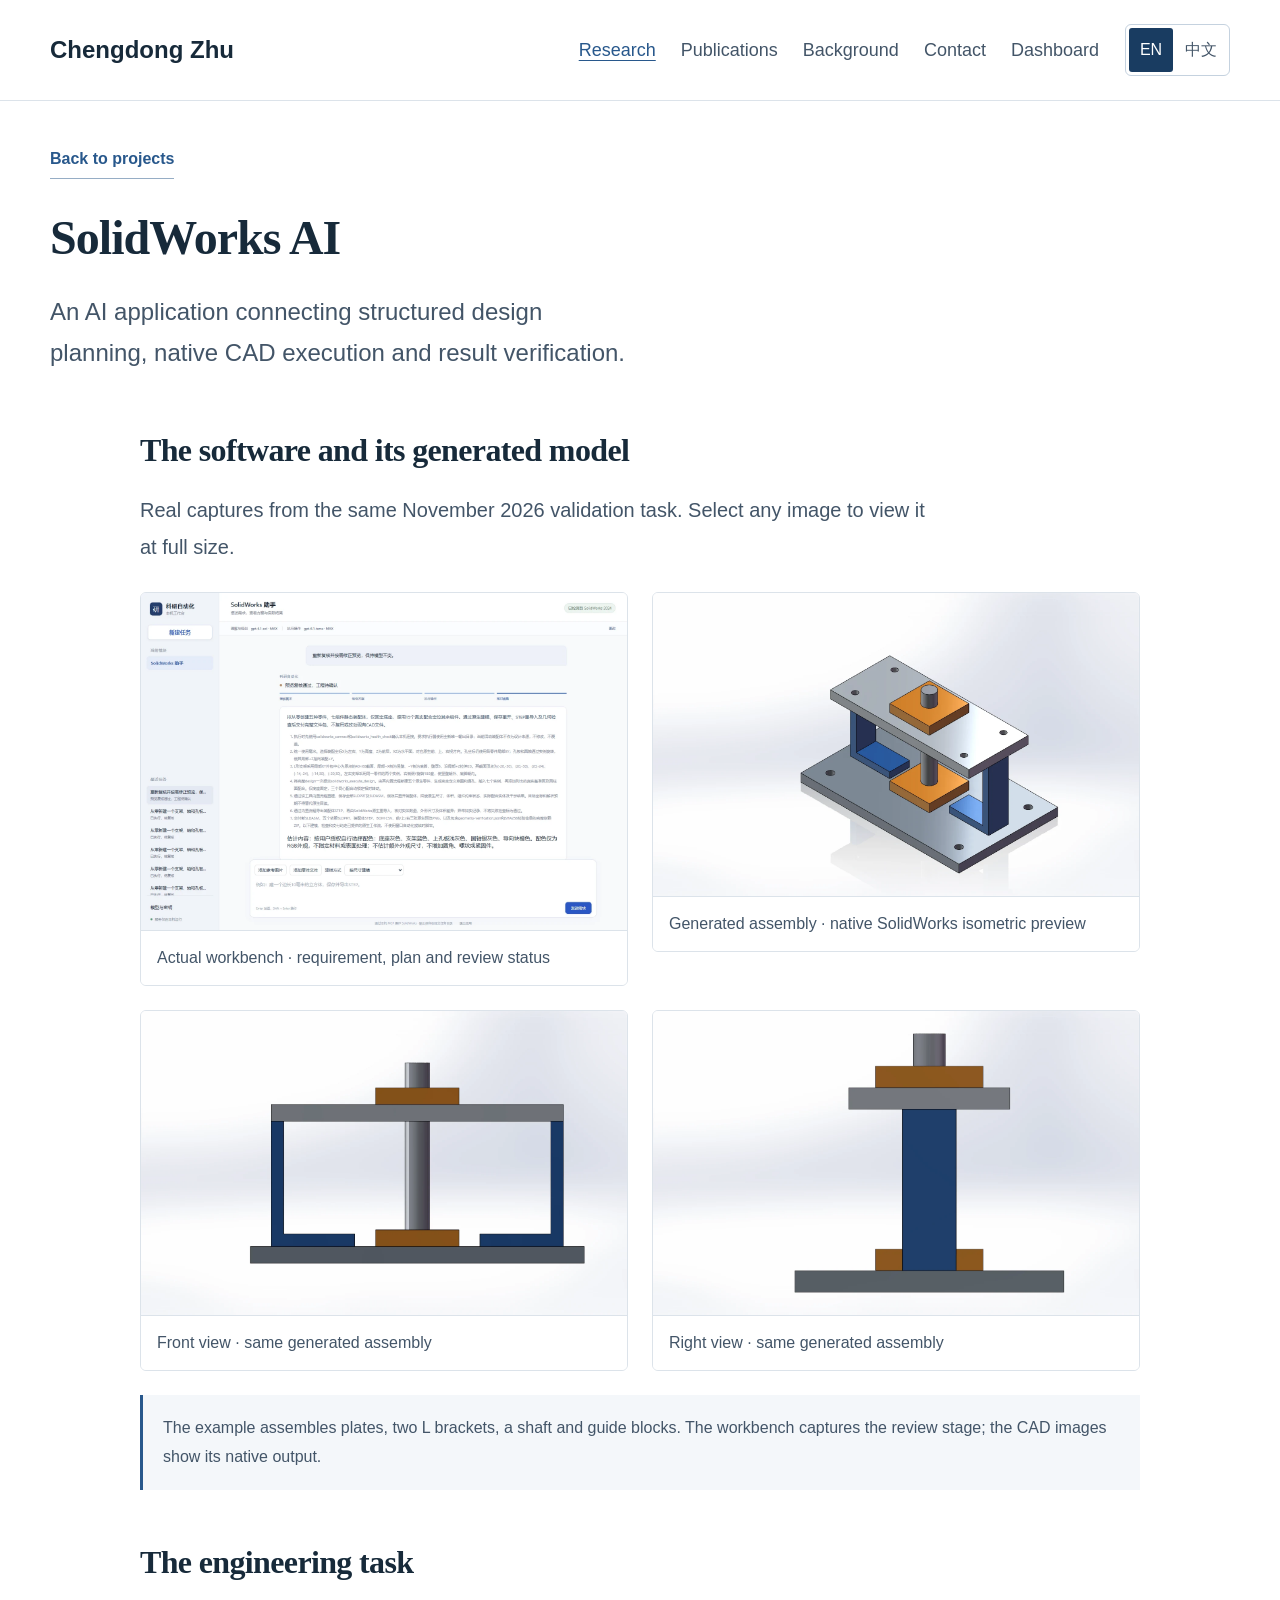
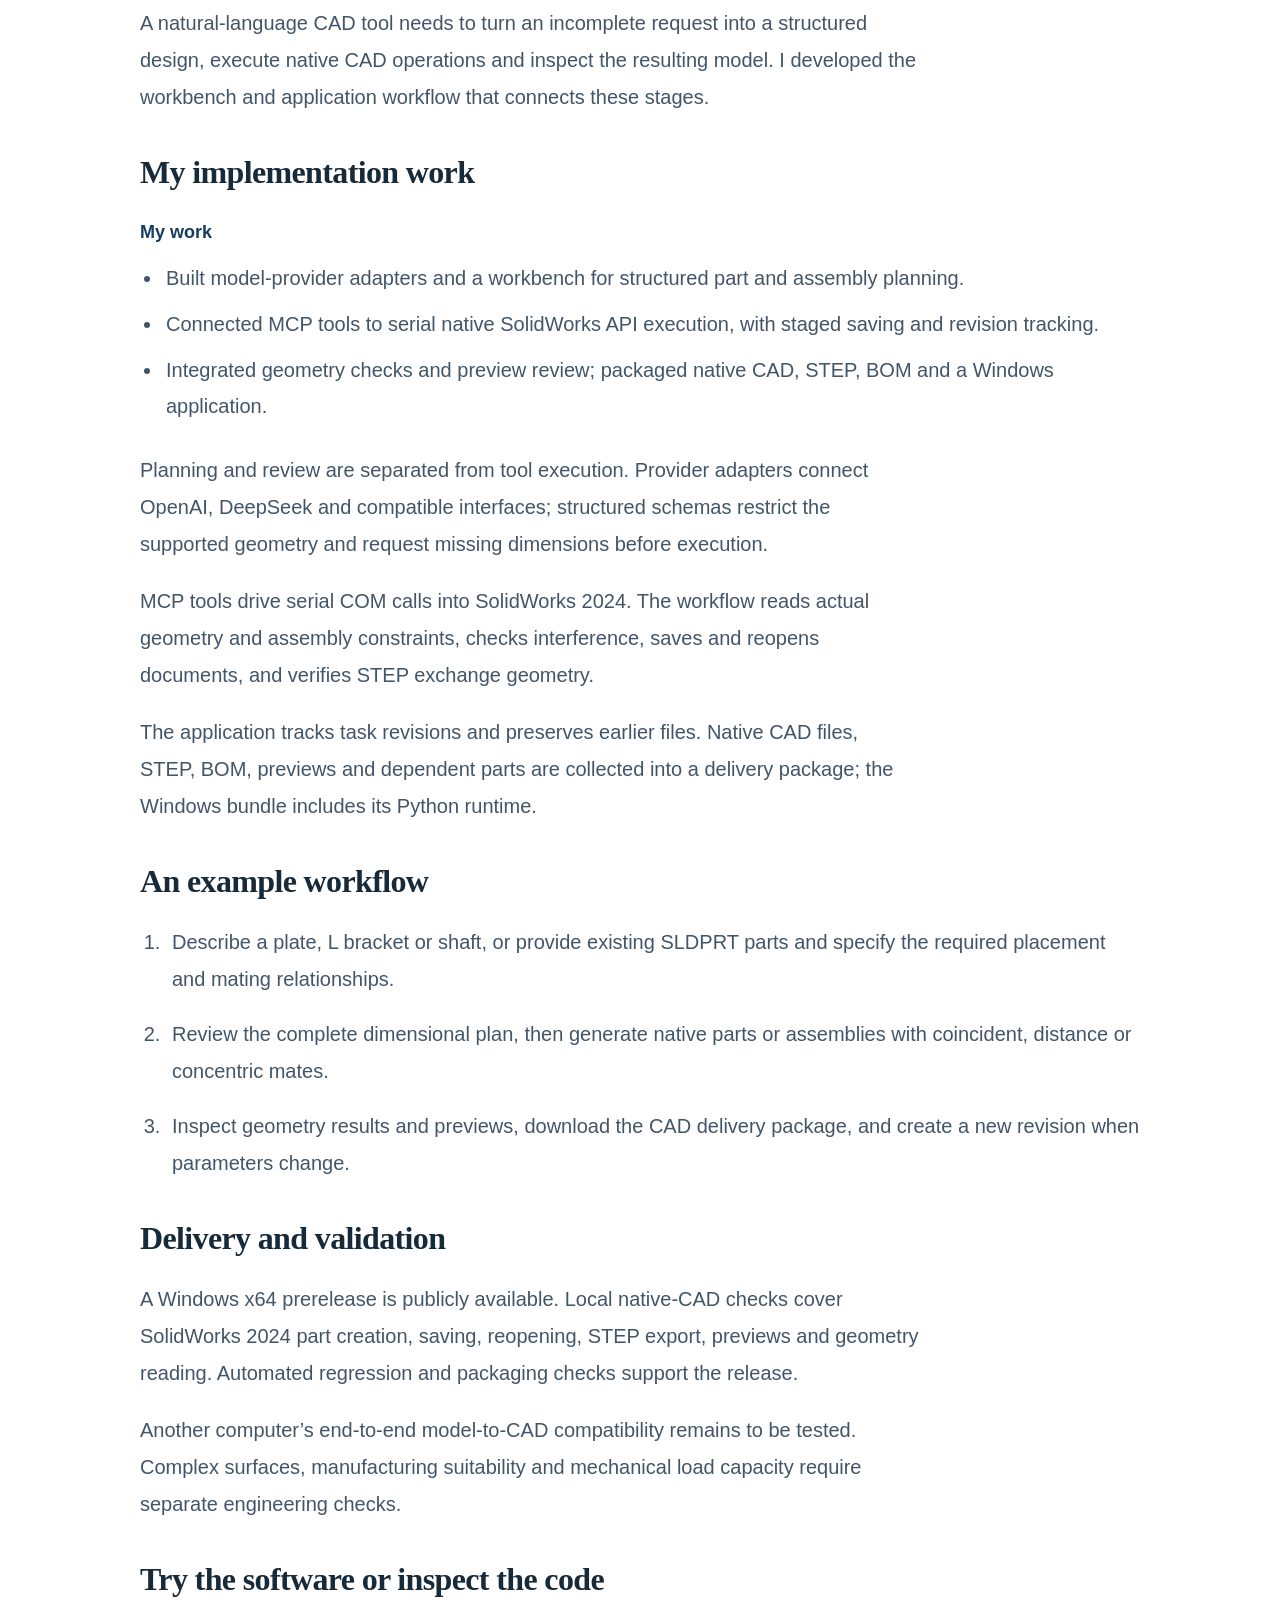
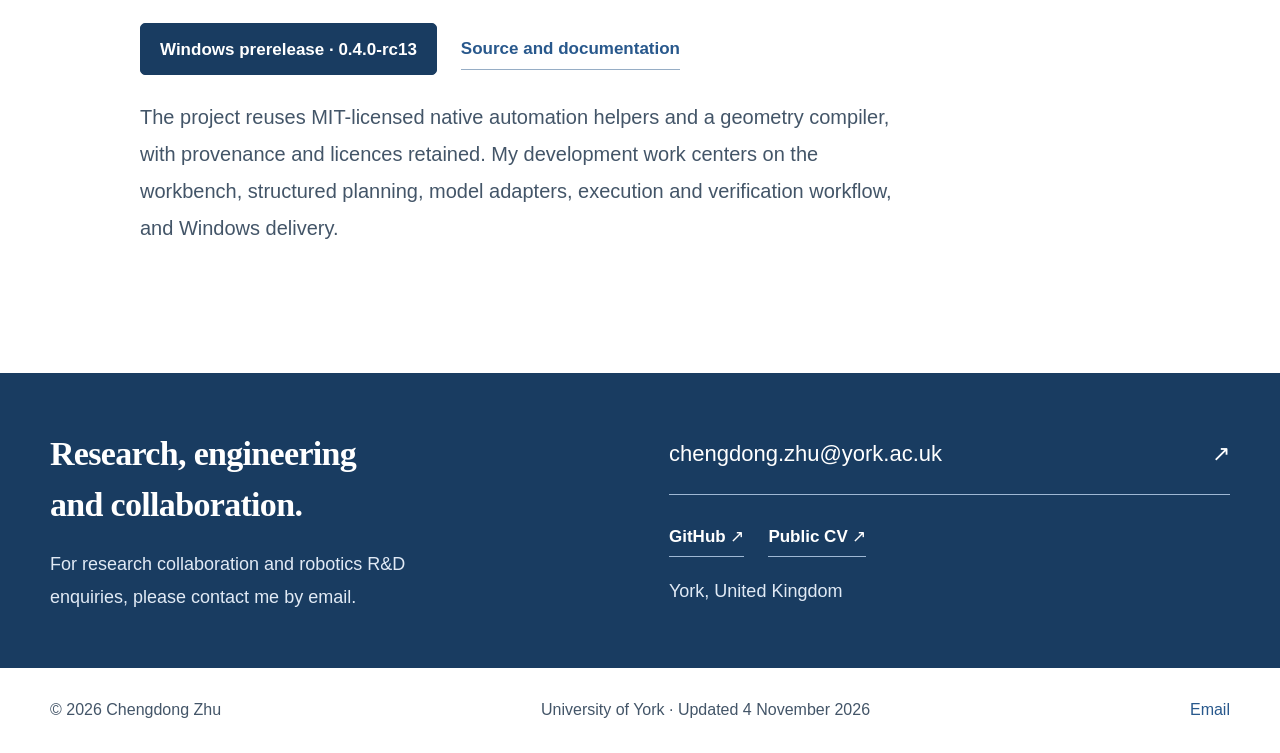
<file: solidworks-ai.html>
<!doctype html>
<html lang="en"><head><meta charset="utf-8"><meta name="viewport" content="width=device-width, initial-scale=1">
<title>SolidWorks AI | Chengdong Zhu</title><meta name="description" content="An AI application connecting structured design planning, native CAD execution and result verification.">
<meta name="theme-color" content="#ffffff"><meta property="og:type" content="website"><meta property="og:title" content="SolidWorks AI | Chengdong Zhu"><meta property="og:description" content="An AI application connecting structured design planning, native CAD execution and result verification."><meta property="og:url" content="https://zhuchengdong.com/solidworks-ai.html">
<link rel="canonical" href="https://zhuchengdong.com/solidworks-ai.html"><link rel="icon" href="assets/favicon.svg?v=20261104-r3" type="image/svg+xml"><link rel="stylesheet" href="assets/style.css?v=20261124-dashboard">
<script src="assets/site.js?v=20261124-dashboard" defer></script></head>
<body data-title-en="SolidWorks AI | Chengdong Zhu" data-title-zh="SolidWorks AI · 自然语言CAD工作台 | 朱铖栋" data-desc-en="An AI application connecting structured design planning, native CAD execution and result verification." data-desc-zh="连接结构化设计规划、原生CAD执行与结果复核的AI应用。">
<a class="skip" href="#main"><span data-en="Skip to content" data-zh="跳转至正文">Skip to content</span></a>
<header class="masthead"><div class="wrap header-inner"><a class="brand" href="index.html" aria-label="Chengdong Zhu / 朱铖栋"><span data-en="Chengdong Zhu" data-zh="朱铖栋">Chengdong Zhu</span><span class="brand-note"><span data-en="RESEARCH &amp; ENGINEERING" data-zh="研究与工程">RESEARCH &amp; ENGINEERING</span></span></a>
<div class="header-controls"><button class="menu-toggle" type="button" aria-expanded="false" aria-controls="main-nav"><span data-en="Menu" data-zh="导航">Menu</span></button><nav id="main-nav" aria-label="Main navigation"><a href="index.html#research" aria-current="page"><span data-en="Research" data-zh="研究项目">Research</span></a><a href="publications.html"><span data-en="Publications" data-zh="论文与资源">Publications</span></a><a href="index.html#background"><span data-en="Background" data-zh="研究背景">Background</span></a><a href="index.html#contact"><span data-en="Contact" data-zh="联系">Contact</span></a><a href="dashboard/" data-language-link><span data-en="Dashboard" data-zh="工作台">Dashboard</span></a></nav>
<div class="language-switch" role="group" aria-label="Language / 语言"><button type="button" data-language="en" aria-pressed="true">EN</button><button type="button" data-language="zh" aria-pressed="false">中文</button></div></div></div></header>
<main id="main"><div class="wrap detail-header"><a class="text-link" href="index.html#research"><span data-en="Back to projects" data-zh="返回项目展示">Back to projects</span></a><p class="eyebrow" data-en="AI DEVELOPMENT / ENGINEERING SOFTWARE" data-zh="AI开发 / 工程软件">AI DEVELOPMENT / ENGINEERING SOFTWARE</p><h1 data-en="SolidWorks AI" data-zh="SolidWorks AI · 自然语言CAD工作台">SolidWorks AI</h1><p class="detail-lead" data-en="An AI application connecting structured design planning, native CAD execution and result verification." data-zh="连接结构化设计规划、原生CAD执行与结果复核的AI应用。">An AI application connecting structured design planning, native CAD execution and result verification.</p></div><div class="wrap prose-page wide-prose"><section class="project-gallery" id="screenshots" aria-labelledby="ai-gallery-title"><h2 id="ai-gallery-title" class="gallery-heading" data-en="The software and its generated model" data-zh="软件界面与实际生成模型">The software and its generated model</h2><p class="gallery-intro" data-en="Real captures from the same November 2026 validation task. Select any image to view it at full size." data-zh="以下为2026年11月同一验收任务的真实界面与原生模型预览，点击图片可查看大图。">Real captures from the same November 2026 validation task. Select any image to view it at full size.</p><div class="gallery-feature"><figure class="project-shot workbench-shot"><a class="shot-link" href="assets/solidworks-ai-workbench.webp" target="_blank" rel="noopener"><img src="assets/solidworks-ai-workbench.webp" alt="SolidWorks AI rc13 workbench showing a completed preview review task" width="1440" height="1000" loading="lazy" decoding="async"></a><figcaption><span data-en="Actual workbench · requirement, plan and review status" data-zh="真实工作台界面 · 需求、方案与复核状态">Actual workbench · requirement, plan and review status</span></figcaption></figure><figure class="project-shot model-shot"><a class="shot-link" href="assets/solidworks-ai-assembly.webp" target="_blank" rel="noopener"><img src="assets/solidworks-ai-assembly.webp" alt="Native SolidWorks preview of the generated bracket, shaft and plate assembly" width="1600" height="1000" loading="lazy" decoding="async"></a><figcaption><span data-en="Generated assembly · native SolidWorks isometric preview" data-zh="实际生成的装配体 · SolidWorks原生等轴测预览">Generated assembly · native SolidWorks isometric preview</span></figcaption></figure></div><div class="gallery-views"><figure class="project-shot model-shot"><a class="shot-link" href="assets/solidworks-ai-front.webp" target="_blank" rel="noopener"><img src="assets/solidworks-ai-front.webp" alt="Front view exported from the same generated SolidWorks assembly" width="1600" height="1000" loading="lazy" decoding="async"></a><figcaption><span data-en="Front view · same generated assembly" data-zh="前视图 · 同一生成装配体">Front view · same generated assembly</span></figcaption></figure><figure class="project-shot model-shot"><a class="shot-link" href="assets/solidworks-ai-right.webp" target="_blank" rel="noopener"><img src="assets/solidworks-ai-right.webp" alt="Right view exported from the same generated SolidWorks assembly" width="1600" height="1000" loading="lazy" decoding="async"></a><figcaption><span data-en="Right view · same generated assembly" data-zh="右视图 · 同一生成装配体">Right view · same generated assembly</span></figcaption></figure></div><p class="gallery-note" data-en="The example assembles plates, two L brackets, a shaft and guide blocks. The workbench captures the review stage; the CAD images show its native output." data-zh="示例装配包含孔板、两只L形支架、圆轴与导向块。界面记录展示复核阶段，模型图片展示对应原生输出。">The example assembles plates, two L brackets, a shaft and guide blocks. The workbench captures the review stage; the CAD images show its native output.</p></section><section class="detail-section"><h2 data-en="The engineering task" data-zh="要解决的工程问题">The engineering task</h2><p data-en="A natural-language CAD tool needs to turn an incomplete request into a structured design, execute native CAD operations and inspect the resulting model. I developed the workbench and application workflow that connects these stages." data-zh="自然语言CAD工具需要把不完整的需求转为结构化设计，执行原生建模操作，并检查生成结果。我开发工作台与应用流程，将这些环节连接起来。">A natural-language CAD tool needs to turn an incomplete request into a structured design, execute native CAD operations and inspect the resulting model. I developed the workbench and application workflow that connects these stages.</p></section><section class="detail-section"><h2 data-en="My implementation work" data-zh="我做的具体工作">My implementation work</h2><div class="work-list"><h4 data-en="My work" data-zh="我的工作">My work</h4><ul><li data-en="Built model-provider adapters and a workbench for structured part and assembly planning." data-zh="开发模型接口适配与工作台，将需求转为结构化零件、装配方案。">Built model-provider adapters and a workbench for structured part and assembly planning.</li><li data-en="Connected MCP tools to serial native SolidWorks API execution, with staged saving and revision tracking." data-zh="通过MCP串行调用SolidWorks原生接口，管理分阶段保存与版本修订。">Connected MCP tools to serial native SolidWorks API execution, with staged saving and revision tracking.</li><li data-en="Integrated geometry checks and preview review; packaged native CAD, STEP, BOM and a Windows application." data-zh="集成几何检查和预览复核，交付原生CAD、STEP、BOM，并打包Windows应用。">Integrated geometry checks and preview review; packaged native CAD, STEP, BOM and a Windows application.</li></ul></div><p data-en="Planning and review are separated from tool execution. Provider adapters connect OpenAI, DeepSeek and compatible interfaces; structured schemas restrict the supported geometry and request missing dimensions before execution." data-zh="规划与复核、工具执行采用分工流程。通过模型接口适配接入OpenAI、DeepSeek及兼容服务，以结构化方案限定支持的几何类型，缺少必要尺寸时先补充需求。">Planning and review are separated from tool execution. Provider adapters connect OpenAI, DeepSeek and compatible interfaces; structured schemas restrict the supported geometry and request missing dimensions before execution.</p><p data-en="MCP tools drive serial COM calls into SolidWorks 2024. The workflow reads actual geometry and assembly constraints, checks interference, saves and reopens documents, and verifies STEP exchange geometry." data-zh="MCP工具通过串行COM调用接入SolidWorks 2024。流程读取实际几何与装配约束，检查干涉、保存重开，并核对STEP交换几何。">MCP tools drive serial COM calls into SolidWorks 2024. The workflow reads actual geometry and assembly constraints, checks interference, saves and reopens documents, and verifies STEP exchange geometry.</p><p data-en="The application tracks task revisions and preserves earlier files. Native CAD files, STEP, BOM, previews and dependent parts are collected into a delivery package; the Windows bundle includes its Python runtime." data-zh="应用管理任务修订并保留前版文件，将原生CAD、STEP、BOM、预览和依赖零件整理为交付包；Windows程序包包含所需Python运行环境。">The application tracks task revisions and preserves earlier files. Native CAD files, STEP, BOM, previews and dependent parts are collected into a delivery package; the Windows bundle includes its Python runtime.</p></section><section class="detail-section"><h2 data-en="An example workflow" data-zh="一个具体使用流程">An example workflow</h2><ol class="detail-steps"><li data-en="Describe a plate, L bracket or shaft, or provide existing SLDPRT parts and specify the required placement and mating relationships." data-zh="描述孔板、L形支架或圆轴，也可提供已有SLDPRT零件，说明位置和配合关系。">Describe a plate, L bracket or shaft, or provide existing SLDPRT parts and specify the required placement and mating relationships.</li><li data-en="Review the complete dimensional plan, then generate native parts or assemblies with coincident, distance or concentric mates." data-zh="复核完整尺寸方案，再生成原生零件或带重合、距离、同心配合的装配体。">Review the complete dimensional plan, then generate native parts or assemblies with coincident, distance or concentric mates.</li><li data-en="Inspect geometry results and previews, download the CAD delivery package, and create a new revision when parameters change." data-zh="检查几何结果与预览，下载CAD交付包；参数变化时生成新修订。">Inspect geometry results and previews, download the CAD delivery package, and create a new revision when parameters change.</li></ol></section><section class="detail-section"><h2 data-en="Delivery and validation" data-zh="交付与验证">Delivery and validation</h2><p data-en="A Windows x64 prerelease is publicly available. Local native-CAD checks cover SolidWorks 2024 part creation, saving, reopening, STEP export, previews and geometry reading. Automated regression and packaging checks support the release." data-zh="已公开发布Windows x64预发布版。本机原生CAD检查覆盖SolidWorks 2024零件创建、保存重开、STEP导出、预览与几何读取，并完成自动回归和打包检查。">A Windows x64 prerelease is publicly available. Local native-CAD checks cover SolidWorks 2024 part creation, saving, reopening, STEP export, previews and geometry reading. Automated regression and packaging checks support the release.</p><p data-en="Another computer’s end-to-end model-to-CAD compatibility remains to be tested. Complex surfaces, manufacturing suitability and mechanical load capacity require separate engineering checks." data-zh="另一台电脑上的模型调用与CAD建模全流程兼容性仍待验证。复杂曲面、制造适用性与结构承载能力需单独开展工程检查。">Another computer’s end-to-end model-to-CAD compatibility remains to be tested. Complex surfaces, manufacturing suitability and mechanical load capacity require separate engineering checks.</p></section><section class="detail-section"><h2 data-en="Try the software or inspect the code" data-zh="程序下载与实现代码">Try the software or inspect the code</h2><div class="inline-links"><a class="button primary" href="https://github.com/zhu-chengdong/solidworks-ai/releases/tag/v0.4.0-rc13"><span data-en="Windows prerelease · 0.4.0-rc13" data-zh="Windows预发布版 · 0.4.0-rc13">Windows prerelease · 0.4.0-rc13</span></a><a class="text-link" href="https://github.com/zhu-chengdong/solidworks-ai"><span data-en="Source and documentation" data-zh="源码与文档">Source and documentation</span></a></div><p data-en="The project reuses MIT-licensed native automation helpers and a geometry compiler, with provenance and licences retained. My development work centers on the workbench, structured planning, model adapters, execution and verification workflow, and Windows delivery." data-zh="项目复用MIT许可的原生自动化组件与几何编译器，保留来源和许可证。我的开发工作集中于工作台、结构化规划、模型适配、执行与复核流程，以及Windows交付。">The project reuses MIT-licensed native automation helpers and a geometry compiler, with provenance and licences retained. My development work centers on the workbench, structured planning, model adapters, execution and verification workflow, and Windows delivery.</p></section></div><section class="contact-section" id="contact"><div class="wrap contact-inner"><div><p class="eyebrow"><span data-en="GET IN TOUCH" data-zh="联系">GET IN TOUCH</span></p><h2 data-en="Research, engineering
and collaboration." data-zh="研究、工程
与合作交流。">Research, engineering
and collaboration.</h2><p data-en="For research collaboration and robotics R&amp;D enquiries, please contact me by email." data-zh="欢迎就研究合作与机器人研发工作通过邮件联系。">For research collaboration and robotics R&amp;D enquiries, please contact me by email.</p></div><div class="contact-links"><a class="contact-email" href="mailto:chengdong.zhu@york.ac.uk">chengdong.zhu@york.ac.uk <span aria-hidden="true">↗</span></a><div class="inline-links"><a class="text-link" href="https://github.com/zhu-chengdong" ><span data-en="GitHub" data-zh="GitHub">GitHub</span><span aria-hidden="true"> ↗</span></a><a class="text-link" href="assets/Chengdong_Zhu_Public_CV.pdf" download><span data-en="Public CV" data-zh="公开简历">Public CV</span><span aria-hidden="true"> ↗</span></a></div><p><span data-en="York, United Kingdom" data-zh="英国约克">York, United Kingdom</span></p></div></div></section></main>
<footer class="wrap footer"><span>© 2026 <span data-en="Chengdong Zhu" data-zh="朱铖栋">Chengdong Zhu</span></span><span><span data-en="University of York · Updated 4 November 2026" data-zh="约克大学 · 更新于2026年11月4日">University of York · Updated 4 November 2026</span></span><a href="mailto:chengdong.zhu@york.ac.uk"><span data-en="Email" data-zh="邮件联系">Email</span></a></footer>
</body></html>
</file>
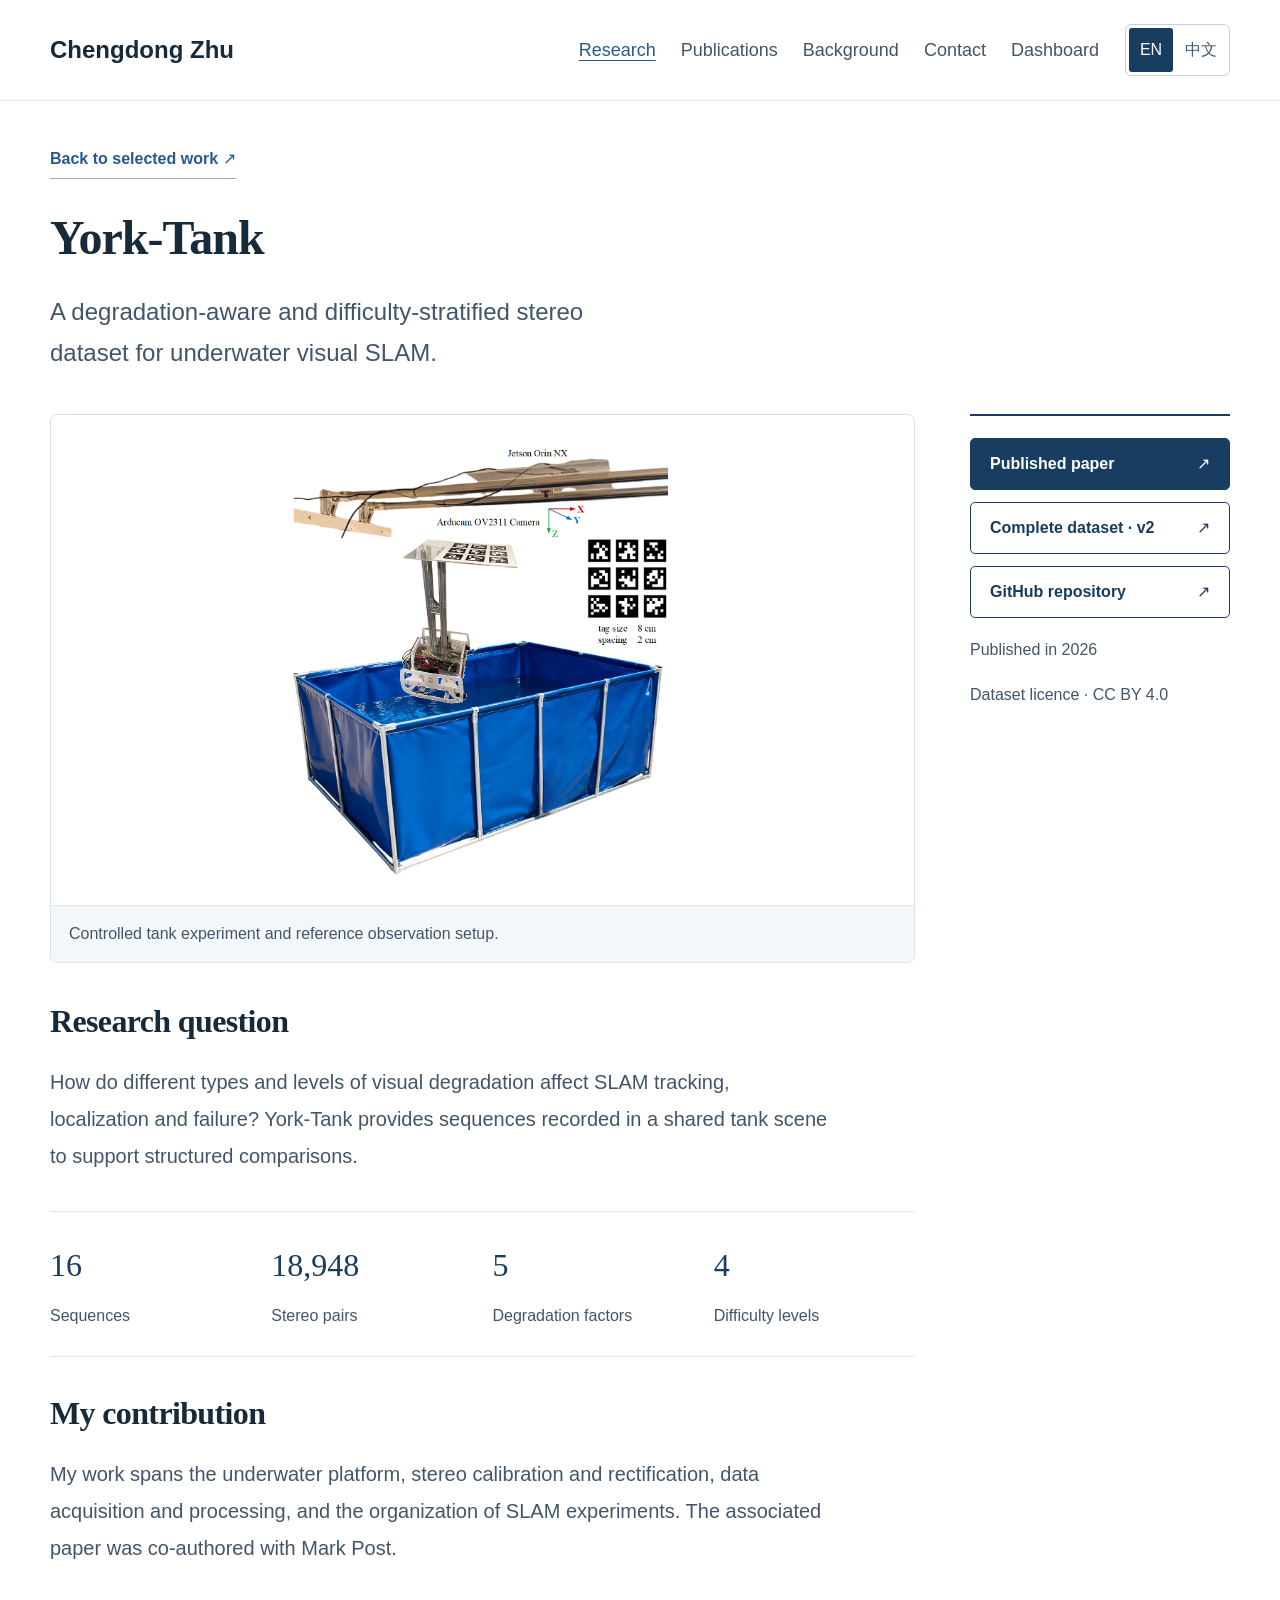
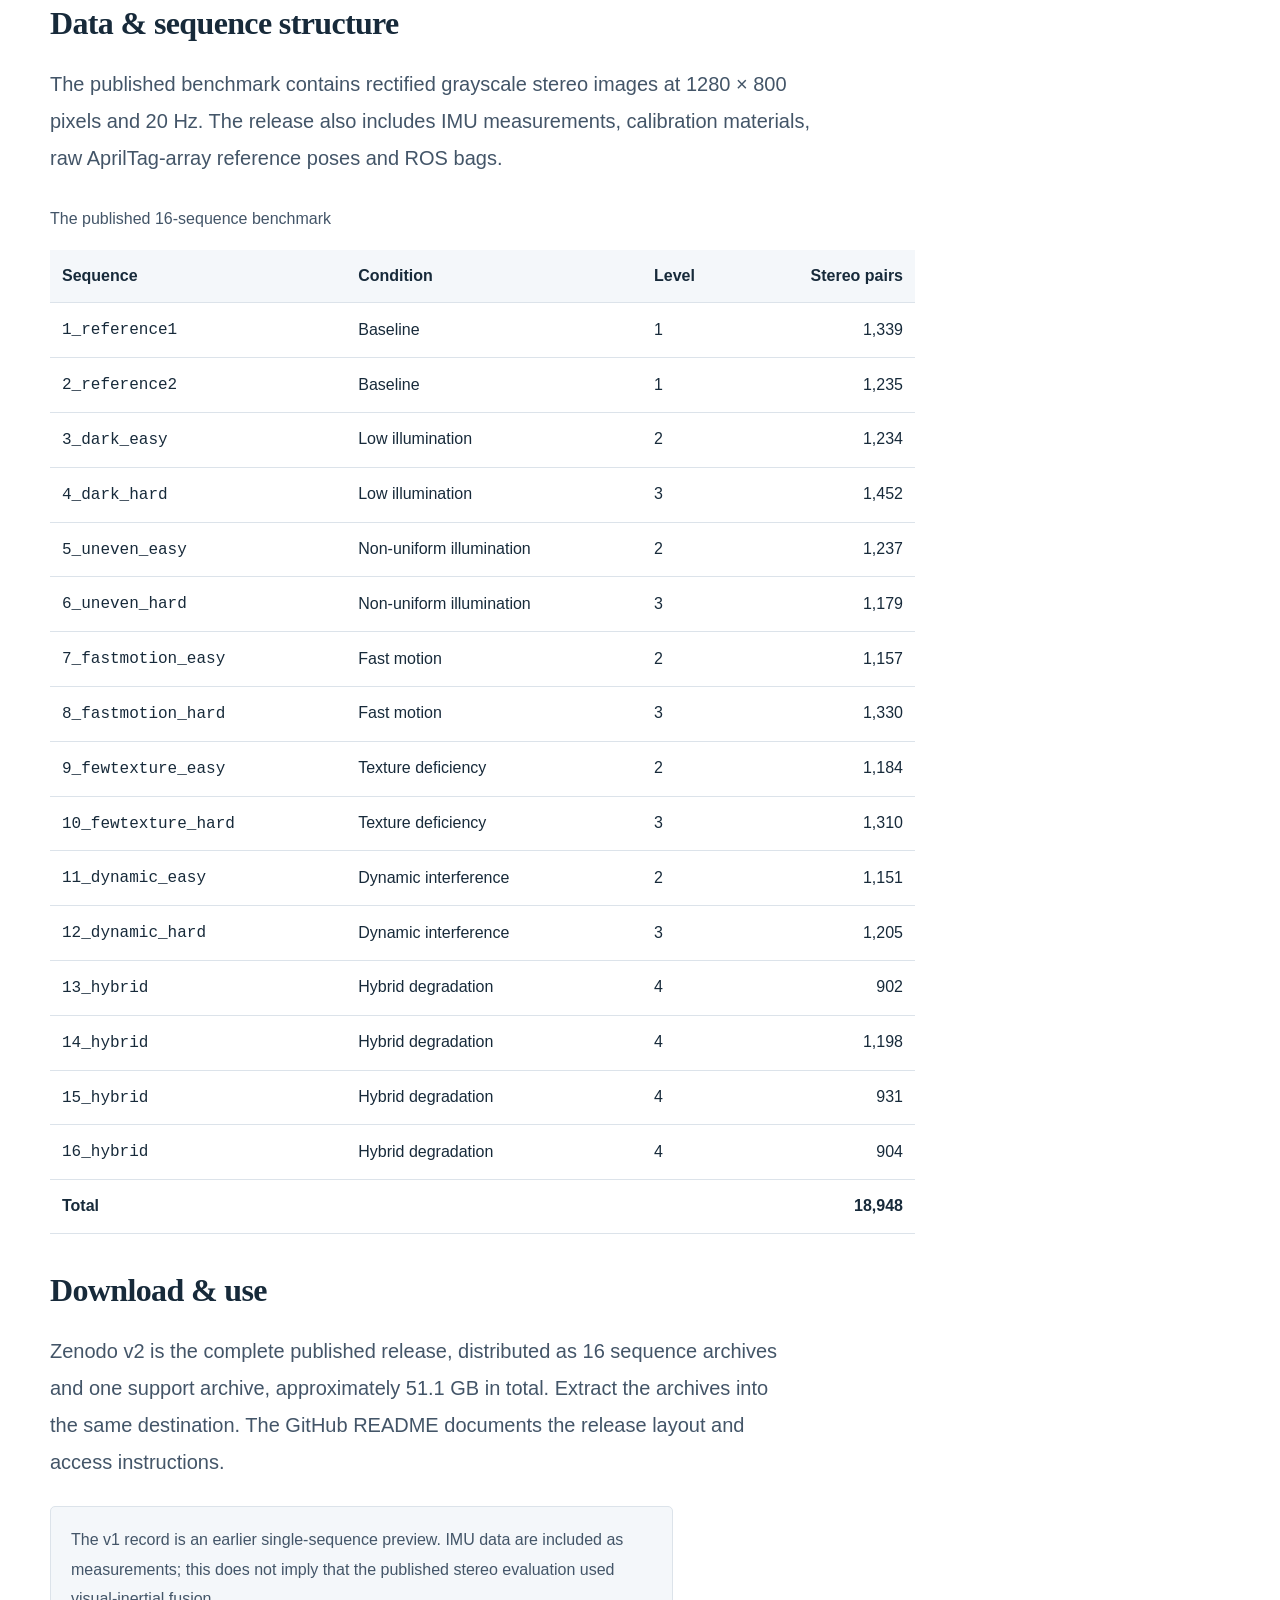
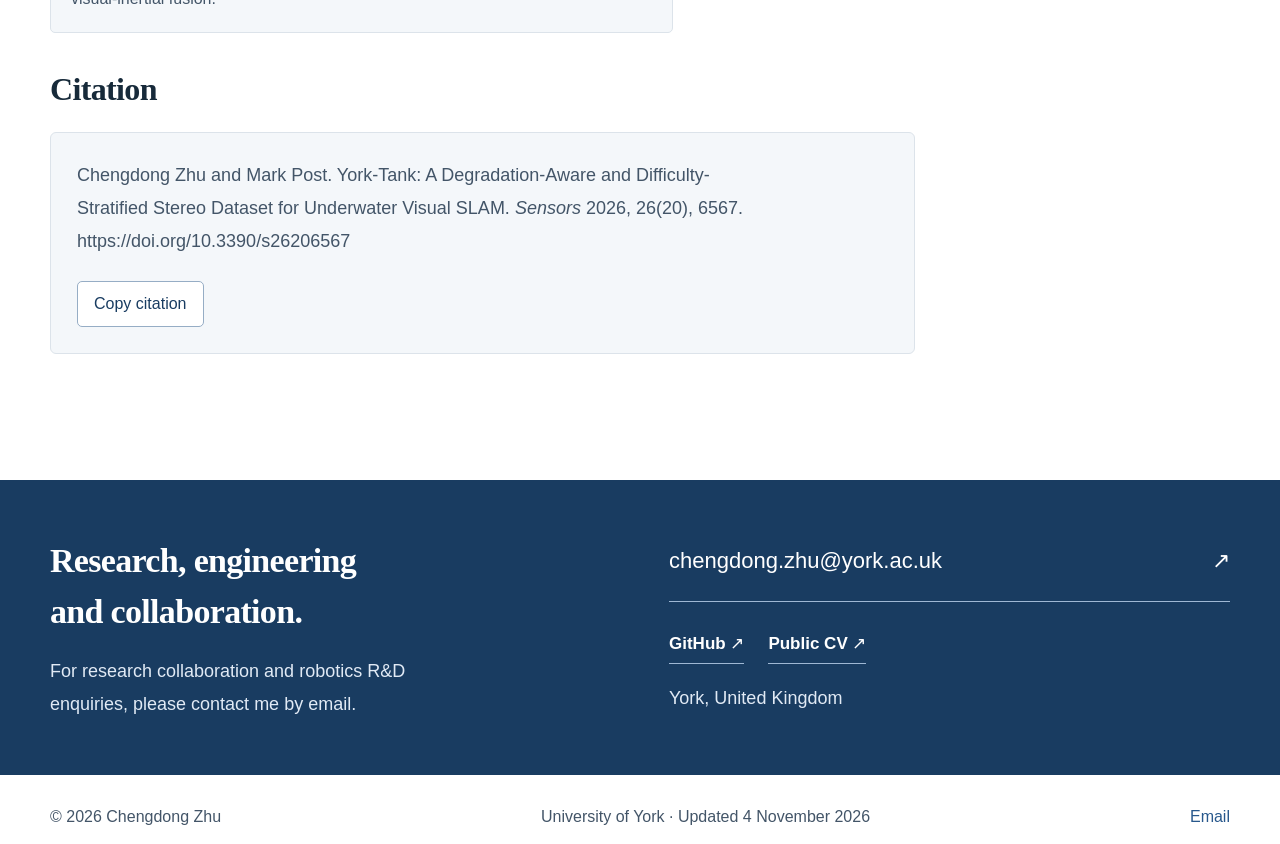
<file: york-tank.html>
<!doctype html>
<html lang="en"><head><meta charset="utf-8"><meta name="viewport" content="width=device-width, initial-scale=1">
<title>York-Tank | Chengdong Zhu</title><meta name="description" content="York-Tank underwater stereo dataset: research context, 16 published sequences, downloads and citation.">
<meta name="theme-color" content="#ffffff"><meta property="og:type" content="website"><meta property="og:title" content="York-Tank | Chengdong Zhu"><meta property="og:description" content="York-Tank underwater stereo dataset: research context, 16 published sequences, downloads and citation."><meta property="og:image" content="https://zhuchengdong.com/assets/rov-front.jpg"><meta property="og:url" content="https://zhuchengdong.com/york-tank.html">
<link rel="canonical" href="https://zhuchengdong.com/york-tank.html"><link rel="icon" href="assets/favicon.svg?v=20261104-r3" type="image/svg+xml"><link rel="stylesheet" href="assets/style.css?v=20261124-dashboard">
<script src="assets/site.js?v=20261124-dashboard" defer></script></head>
<body data-title-en="York-Tank | Chengdong Zhu" data-title-zh="York-Tank | 朱铖栋" data-desc-en="York-Tank underwater stereo dataset: research context, 16 published sequences, downloads and citation." data-desc-zh="York-Tank水下双目数据集，介绍研究问题、16条已发表序列、下载与引用。">
<a class="skip" href="#main"><span data-en="Skip to content" data-zh="跳转至正文">Skip to content</span></a>
<header class="masthead"><div class="wrap header-inner"><a class="brand" href="index.html" aria-label="Chengdong Zhu / 朱铖栋"><span data-en="Chengdong Zhu" data-zh="朱铖栋">Chengdong Zhu</span><span class="brand-note"><span data-en="RESEARCH &amp; ENGINEERING" data-zh="研究与工程">RESEARCH &amp; ENGINEERING</span></span></a>
<div class="header-controls"><button class="menu-toggle" type="button" aria-expanded="false" aria-controls="main-nav"><span data-en="Menu" data-zh="导航">Menu</span></button><nav id="main-nav" aria-label="Main navigation"><a href="index.html#research" aria-current="page"><span data-en="Research" data-zh="研究项目">Research</span></a><a href="publications.html"><span data-en="Publications" data-zh="论文与资源">Publications</span></a><a href="index.html#background"><span data-en="Background" data-zh="研究背景">Background</span></a><a href="index.html#contact"><span data-en="Contact" data-zh="联系">Contact</span></a><a href="dashboard/" data-language-link><span data-en="Dashboard" data-zh="工作台">Dashboard</span></a></nav>
<div class="language-switch" role="group" aria-label="Language / 语言"><button type="button" data-language="en" aria-pressed="true">EN</button><button type="button" data-language="zh" aria-pressed="false">中文</button></div></div></div></header>
<main id="main"><div class="wrap detail-header"><a class="text-link" href="index.html#research" ><span data-en="Back to selected work" data-zh="返回研究项目">Back to selected work</span><span aria-hidden="true"> ↗</span></a><p class="eyebrow"><span data-en="DATASET / 2026" data-zh="DATASET / 2026">DATASET / 2026</span></p><h1 data-en="York-Tank" data-zh="York-Tank">York-Tank</h1><p class="detail-lead" data-en="A degradation-aware and difficulty-stratified stereo dataset for underwater visual SLAM." data-zh="按视觉退化类型与难度分层的水下视觉 SLAM 双目数据集。">A degradation-aware and difficulty-stratified stereo dataset for underwater visual SLAM.</p></div><div class="wrap detail-layout"><div class="detail-main"><figure class="detail-image contain"><img src="assets/tank-setup.png" alt="York-Tank experiment tank, camera support and AprilTag reference array" width="1127" height="1263"><figcaption><span data-en="Controlled tank experiment and reference observation setup." data-zh="受控水槽实验与参考观测装置。">Controlled tank experiment and reference observation setup.</span></figcaption></figure><section class="detail-section"><h2 data-en="Research question" data-zh="研究问题">Research question</h2><p data-en="How do different types and levels of visual degradation affect SLAM tracking, localization and failure? York-Tank provides sequences recorded in a shared tank scene to support structured comparisons." data-zh="不同类型和程度的视觉退化会怎样影响 SLAM 跟踪、定位与失效？York-Tank 在共同水槽场景中组织序列，支持按条件开展比较。">How do different types and levels of visual degradation affect SLAM tracking, localization and failure? York-Tank provides sequences recorded in a shared tank scene to support structured comparisons.</p></section><dl class="detail-stats"><div><dt><span data-en="Sequences" data-zh="序列">Sequences</span></dt><dd>16</dd></div><div><dt><span data-en="Stereo pairs" data-zh="双目图像对">Stereo pairs</span></dt><dd>18,948</dd></div><div><dt><span data-en="Degradation factors" data-zh="退化因素">Degradation factors</span></dt><dd>5</dd></div><div><dt><span data-en="Difficulty levels" data-zh="难度等级">Difficulty levels</span></dt><dd>4</dd></div></dl><section class="detail-section"><h2 data-en="My contribution" data-zh="我的工作">My contribution</h2><p data-en="My work spans the underwater platform, stereo calibration and rectification, data acquisition and processing, and the organization of SLAM experiments. The associated paper was co-authored with Mark Post." data-zh="我的工作涵盖水下平台搭建、双目标定与矫正、数据采集与处理，以及 SLAM 实验组织。相关论文与 Mark Post 共同完成。">My work spans the underwater platform, stereo calibration and rectification, data acquisition and processing, and the organization of SLAM experiments. The associated paper was co-authored with Mark Post.</p></section><section class="detail-section"><h2 data-en="Data &amp; sequence structure" data-zh="数据与序列结构">Data &amp; sequence structure</h2><p data-en="The published benchmark contains rectified grayscale stereo images at 1280 × 800 pixels and 20 Hz. The release also includes IMU measurements, calibration materials, raw AprilTag-array reference poses and ROS bags." data-zh="已发表基准包含1280 × 800像素、20 Hz的校正灰度双目图像。发布材料还包括IMU测量、标定资料、原始AprilTag阵列参考位姿与ROS bag。">The published benchmark contains rectified grayscale stereo images at 1280 × 800 pixels and 20 Hz. The release also includes IMU measurements, calibration materials, raw AprilTag-array reference poses and ROS bags.</p><div class="table-scroll"><table><caption><span data-en="The published 16-sequence benchmark" data-zh="已发表的16序列基准">The published 16-sequence benchmark</span></caption><thead><tr><th><span data-en="Sequence" data-zh="序列">Sequence</span></th><th><span data-en="Condition" data-zh="条件">Condition</span></th><th><span data-en="Level" data-zh="难度">Level</span></th><th><span data-en="Stereo pairs" data-zh="双目对">Stereo pairs</span></th></tr></thead><tbody><tr><th scope="row"><code>1_reference1</code></th><td><span data-en="Baseline" data-zh="基准">Baseline</span></td><td>1</td><td>1,339</td></tr><tr><th scope="row"><code>2_reference2</code></th><td><span data-en="Baseline" data-zh="基准">Baseline</span></td><td>1</td><td>1,235</td></tr><tr><th scope="row"><code>3_dark_easy</code></th><td><span data-en="Low illumination" data-zh="低照度">Low illumination</span></td><td>2</td><td>1,234</td></tr><tr><th scope="row"><code>4_dark_hard</code></th><td><span data-en="Low illumination" data-zh="低照度">Low illumination</span></td><td>3</td><td>1,452</td></tr><tr><th scope="row"><code>5_uneven_easy</code></th><td><span data-en="Non-uniform illumination" data-zh="非均匀照明">Non-uniform illumination</span></td><td>2</td><td>1,237</td></tr><tr><th scope="row"><code>6_uneven_hard</code></th><td><span data-en="Non-uniform illumination" data-zh="非均匀照明">Non-uniform illumination</span></td><td>3</td><td>1,179</td></tr><tr><th scope="row"><code>7_fastmotion_easy</code></th><td><span data-en="Fast motion" data-zh="快速运动">Fast motion</span></td><td>2</td><td>1,157</td></tr><tr><th scope="row"><code>8_fastmotion_hard</code></th><td><span data-en="Fast motion" data-zh="快速运动">Fast motion</span></td><td>3</td><td>1,330</td></tr><tr><th scope="row"><code>9_fewtexture_easy</code></th><td><span data-en="Texture deficiency" data-zh="弱纹理">Texture deficiency</span></td><td>2</td><td>1,184</td></tr><tr><th scope="row"><code>10_fewtexture_hard</code></th><td><span data-en="Texture deficiency" data-zh="弱纹理">Texture deficiency</span></td><td>3</td><td>1,310</td></tr><tr><th scope="row"><code>11_dynamic_easy</code></th><td><span data-en="Dynamic interference" data-zh="动态干扰">Dynamic interference</span></td><td>2</td><td>1,151</td></tr><tr><th scope="row"><code>12_dynamic_hard</code></th><td><span data-en="Dynamic interference" data-zh="动态干扰">Dynamic interference</span></td><td>3</td><td>1,205</td></tr><tr><th scope="row"><code>13_hybrid</code></th><td><span data-en="Hybrid degradation" data-zh="混合退化">Hybrid degradation</span></td><td>4</td><td>902</td></tr><tr><th scope="row"><code>14_hybrid</code></th><td><span data-en="Hybrid degradation" data-zh="混合退化">Hybrid degradation</span></td><td>4</td><td>1,198</td></tr><tr><th scope="row"><code>15_hybrid</code></th><td><span data-en="Hybrid degradation" data-zh="混合退化">Hybrid degradation</span></td><td>4</td><td>931</td></tr><tr><th scope="row"><code>16_hybrid</code></th><td><span data-en="Hybrid degradation" data-zh="混合退化">Hybrid degradation</span></td><td>4</td><td>904</td></tr></tbody><tfoot><tr><th colspan="3"><span data-en="Total" data-zh="合计">Total</span></th><td>18,948</td></tr></tfoot></table></div></section><section class="detail-section"><h2 data-en="Download &amp; use" data-zh="下载与使用">Download &amp; use</h2><p data-en="Zenodo v2 is the complete published release, distributed as 16 sequence archives and one support archive, approximately 51.1 GB in total. Extract the archives into the same destination. The GitHub README documents the release layout and access instructions." data-zh="Zenodo v2为完整的已发表版本，包含16个序列压缩包和1个支持资料压缩包，总计约51.1 GB。各压缩包应解压到同一目录，组织结构和读取说明见GitHub README。">Zenodo v2 is the complete published release, distributed as 16 sequence archives and one support archive, approximately 51.1 GB in total. Extract the archives into the same destination. The GitHub README documents the release layout and access instructions.</p><p class="note" data-en="The v1 record is an earlier single-sequence preview. IMU data are included as measurements; this does not imply that the published stereo evaluation used visual-inertial fusion." data-zh="v1记录为早期单序列预览。IMU作为测量数据提供，不表示已发表的双目评价采用了视觉惯性融合。">The v1 record is an earlier single-sequence preview. IMU data are included as measurements; this does not imply that the published stereo evaluation used visual-inertial fusion.</p></section><section class="detail-section"><h2 data-en="Citation" data-zh="引用">Citation</h2><div class="citation-box"><p id="citation-text">Chengdong Zhu and Mark Post. York-Tank: A Degradation-Aware and Difficulty-Stratified Stereo Dataset for Underwater Visual SLAM. <em>Sensors</em> 2026, 26(20), 6567. https://doi.org/10.3390/s26206567</p><button class="copy-button" data-copy="citation-text" type="button"><span data-en="Copy citation" data-zh="复制引用">Copy citation</span></button><span class="copy-status" role="status" aria-live="polite"></span></div></section></div><aside class="detail-aside"><p class="eyebrow"><span data-en="PROJECT RESOURCES" data-zh="项目资源">PROJECT RESOURCES</span></p><a class="button primary" href="https://doi.org/10.3390/s26206567" ><span data-en="Published paper" data-zh="已发表论文">Published paper</span><span aria-hidden="true"> ↗</span></a><a class="button secondary" href="https://doi.org/10.5281/zenodo.23347574" ><span data-en="Complete dataset · v2" data-zh="完整数据集 · v2">Complete dataset · v2</span><span aria-hidden="true"> ↗</span></a><a class="button secondary" href="https://github.com/zhu-chengdong/York-Tank" ><span data-en="GitHub repository" data-zh="GitHub 仓库">GitHub repository</span><span aria-hidden="true"> ↗</span></a><p class="aside-meta" data-en="Published in 2026" data-zh="发表于2026年">Published in 2026</p><p class="aside-meta" data-en="Dataset licence · CC BY 4.0" data-zh="数据集许可 · CC BY 4.0">Dataset licence · CC BY 4.0</p></aside></div><section class="contact-section" id="contact"><div class="wrap contact-inner"><div><p class="eyebrow"><span data-en="GET IN TOUCH" data-zh="联系">GET IN TOUCH</span></p><h2 data-en="Research, engineering
and collaboration." data-zh="研究、工程
与合作交流。">Research, engineering
and collaboration.</h2><p data-en="For research collaboration and robotics R&amp;D enquiries, please contact me by email." data-zh="欢迎就研究合作与机器人研发工作通过邮件联系。">For research collaboration and robotics R&amp;D enquiries, please contact me by email.</p></div><div class="contact-links"><a class="contact-email" href="mailto:chengdong.zhu@york.ac.uk">chengdong.zhu@york.ac.uk <span aria-hidden="true">↗</span></a><div class="inline-links"><a class="text-link" href="https://github.com/zhu-chengdong" ><span data-en="GitHub" data-zh="GitHub">GitHub</span><span aria-hidden="true"> ↗</span></a><a class="text-link" href="assets/Chengdong_Zhu_Public_CV.pdf" download><span data-en="Public CV" data-zh="公开简历">Public CV</span><span aria-hidden="true"> ↗</span></a></div><p><span data-en="York, United Kingdom" data-zh="英国约克">York, United Kingdom</span></p></div></div></section></main>
<footer class="wrap footer"><span>© 2026 <span data-en="Chengdong Zhu" data-zh="朱铖栋">Chengdong Zhu</span></span><span><span data-en="University of York · Updated 4 November 2026" data-zh="约克大学 · 更新于2026年11月4日">University of York · Updated 4 November 2026</span></span><a href="mailto:chengdong.zhu@york.ac.uk"><span data-en="Email" data-zh="邮件联系">Email</span></a></footer>
</body></html>
</file>
<file: assets/style.css>
:root{
 color-scheme:light;--paper:#fff;--ink:#172a3a;--muted:#435568;--accent:#28588c;--deep:#193c61;--line:#dce3ea;--wash:#f4f7fa;
 --sans:-apple-system,BlinkMacSystemFont,'Segoe UI','PingFang SC','Microsoft YaHei',sans-serif;
 --serif:Georgia,'Times New Roman',serif;
 font-family:var(--sans);font-size:100%;color:var(--ink);background:var(--paper);font-synthesis:weight;scroll-behavior:smooth;scroll-padding-top:120px
}
*{box-sizing:border-box}body{margin:0;font-size:1.25rem;line-height:1.8}button,input,select{font:inherit}button,a{touch-action:manipulation}button{cursor:pointer}a{color:var(--accent);text-underline-offset:.22em}a:hover{color:var(--deep)}a:focus-visible,button:focus-visible{outline:3px solid var(--accent);outline-offset:5px}img{display:block;max-width:100%;height:auto}h1,h2,h3,h4,p,figure{margin:0}h1,h2,h3{line-height:1.25;font-weight:600;letter-spacing:-.02em;text-wrap:balance}h1,h2{font-family:var(--serif)}p{text-wrap:pretty}p+p{margin-top:1em}::selection{background:#cce0f5;color:var(--ink)}
.wrap{width:min(1180px,calc(100% - 96px));margin-inline:auto}.skip{position:fixed;top:-100px;left:20px;padding:12px 20px;background:white;z-index:100}.skip:focus{top:12px}.masthead{position:sticky;top:0;z-index:20;background:var(--paper);border-bottom:1px solid var(--line)}.header-inner{min-height:100px;display:flex;justify-content:space-between;align-items:center;gap:28px}.brand{font-size:1.5rem;font-weight:650;line-height:1.3;color:var(--ink);text-decoration:none;white-space:nowrap}.brand-note{display:none}.header-controls{display:flex;align-items:center;gap:26px}nav{display:flex;align-items:center;gap:25px}nav a{font-size:1.125rem;line-height:1.5;min-height:44px;padding-block:10px;color:var(--muted);text-decoration:none}nav a[aria-current],nav a:hover{color:var(--accent)}nav a[aria-current]{text-decoration:underline}.language-switch{display:flex;gap:3px;border:1px solid #c5d2df;border-radius:6px;padding:3px}.language-switch button{min-height:44px;min-width:44px;border:0;border-radius:3px;padding:6px 9px;background:transparent;color:var(--muted);font-size:1rem}.language-switch button[aria-pressed=true]{background:var(--deep);color:white}.menu-toggle{display:none}
.eyebrow,.section-number,.expertise-index{display:none}.hero{display:grid;grid-template-columns:minmax(0,1.1fr) minmax(0,1fr);align-items:center;gap:58px;padding-block:66px 56px}.hero h1{font-size:3.75rem;line-height:1.1;letter-spacing:-.03em;margin-bottom:26px}.hero-statement{font-family:var(--sans);font-size:2.25rem;line-height:1.4;font-weight:550;white-space:pre-line;letter-spacing:-.015em}.hero-intro{font-size:1.375rem;line-height:1.8;color:var(--muted);margin-top:26px;max-width:38ch}.hero-location{font-size:1rem;color:var(--muted);margin-top:22px}.actions{display:flex;flex-wrap:wrap;gap:12px;margin-top:30px}.button{display:inline-flex;align-items:center;justify-content:center;gap:12px;min-height:52px;padding:11px 19px;border:1px solid var(--deep);border-radius:5px;font-size:1.0625rem;font-weight:550;text-decoration:none;line-height:1.6}.button.primary{background:var(--deep);color:#fff}.button.primary:hover{background:var(--accent)}.button.secondary{background:transparent;color:var(--deep)}.button.secondary:hover{background:var(--wash)}.hero-figure{margin:0}.hero-figure img{width:100%;aspect-ratio:1.07;object-fit:cover;object-position:center 46%;border-radius:7px}.hero-figure figcaption{display:flex;justify-content:space-between;gap:15px;padding-top:14px;font-size:1rem;line-height:1.6;color:var(--muted)}.hero-figure figcaption>span:first-child{color:var(--ink);font-weight:600}
.focus-strip{display:flex;flex-wrap:wrap;justify-content:space-between;align-items:center;gap:14px 28px;border-block:1px solid var(--line);padding-block:22px;font-size:1rem;color:var(--muted)}.section{padding-block:66px}.section-heading{display:flex;justify-content:space-between;align-items:flex-end;gap:32px;margin-bottom:38px}.section-heading>div{min-width:0}.section-heading h2{font-size:2.25rem;letter-spacing:-.02em}.section-heading>p{max-width:390px;font-size:1.0625rem;line-height:1.7;color:var(--muted)}.featured-project{display:grid;grid-template-columns:minmax(0,1fr) minmax(0,1.1fr);gap:58px;align-items:center;padding-bottom:55px}.project-visual{display:block;border:1px solid var(--line);border-radius:7px;overflow:hidden;background:white;text-decoration:none}.tank-visual img{aspect-ratio:1.1;object-fit:contain;padding:20px}.project-copy h3{font-family:var(--serif);font-size:2.125rem;line-height:1.3;margin:0 0 17px}.project-copy h3 a{color:var(--ink);text-decoration:none}.project-deck{font-size:1.375rem;line-height:1.6;margin-bottom:18px}.project-copy>p:not(.project-deck):not(.role-line):not(.eyebrow){font-size:1.25rem;color:var(--muted);line-height:1.8}.project-stats{display:flex;flex-wrap:wrap;gap:30px;margin:24px 0}.project-stats>div{display:flex;flex-direction:column-reverse;gap:5px}.project-stats dt{font-size:1rem;color:var(--muted)}.project-stats dd{font-family:var(--serif);font-size:2rem;margin:0;line-height:1.2;color:var(--deep)}.role-line{border-top:1px solid var(--line);padding-top:18px;margin:24px 0 20px;font-size:1rem;color:var(--muted);display:grid;grid-template-columns:84px minmax(0,1fr);gap:16px}.role-line strong{color:var(--ink);font-weight:600}.text-link{display:inline-block;font-size:1.0625rem;font-weight:550;border-bottom:1px solid #96adc5;padding-block:6px;text-decoration:none;line-height:1.6}.text-link:hover{border-color:var(--deep)}.project-row{display:grid;grid-template-columns:minmax(0,1.1fr) minmax(0,1fr);gap:58px;align-items:center;border-top:1px solid var(--line);padding-block:48px 55px}.rov-visual img{aspect-ratio:1.5;width:100%;object-fit:cover;object-position:17% center}.inline-links{display:flex;flex-wrap:wrap;align-items:center;gap:12px 24px}.ongoing-project{display:grid;grid-template-columns:minmax(0,1fr) minmax(0,1.1fr);gap:58px;padding-block:32px;border-block:1px solid var(--line)}.ongoing-project h3{font-family:var(--serif);font-size:1.875rem;line-height:1.4}.ongoing-project p:not(.project-deck):not(.eyebrow){font-size:1.25rem;color:var(--muted);margin-bottom:17px}.ongoing-project .project-deck{font-size:1.375rem}
.expertise-band{background:var(--wash);border-block:1px solid var(--line)}.expertise-grid{display:grid;grid-template-columns:repeat(2,minmax(0,1fr));gap:40px}.expertise-grid article{border-top:2px solid #b5c7da;padding-top:24px}.expertise-grid h3{font-family:var(--serif);font-size:1.75rem;margin-bottom:20px;line-height:1.4}.expertise-grid p{font-size:1.25rem;color:var(--muted);line-height:1.8}.expertise-grid .tool-line{font-size:1rem;color:var(--ink);margin-top:24px;line-height:1.8}.publication-preview,.publication-full{display:grid;grid-template-columns:95px minmax(0,1fr);gap:28px;border-block:1px solid var(--line);padding-block:32px}.pub-year{font-family:var(--serif);font-size:1.875rem;color:var(--accent)}.publication-preview h3,.publication-full h3{font-family:var(--serif);font-size:1.75rem;line-height:1.5;margin:0 0 18px;max-width:850px;overflow-wrap:anywhere}.publication-preview h3 a{color:var(--ink);text-decoration:none}.pub-authors{font-size:1.125rem}.muted{color:var(--muted)}.publication-preview .muted{font-size:1.125rem;margin:7px 0 20px}.background-section{border-top:1px solid var(--line)}.background-grid{display:grid;grid-template-columns:minmax(0,1fr) minmax(0,1.1fr);gap:58px}.background-title{font-family:var(--serif);font-size:2rem;line-height:1.5;white-space:pre-line;margin-bottom:22px}.background-grid>div>p{font-size:1.25rem;color:var(--muted);max-width:40ch;margin-bottom:25px}.education{list-style:none;padding:0;margin:0}.education li{display:grid;grid-template-columns:126px minmax(0,1fr);gap:20px;border-top:1px solid var(--line);padding-block:24px}.education time{font-size:1rem;color:var(--muted);padding-top:3px}.education h4{font-size:1.25rem;font-weight:600;line-height:1.5}.education p{font-size:1.0625rem;color:var(--muted);margin-top:7px}
.contact-section{background:var(--deep);color:white;margin-top:20px}.contact-inner{display:grid;grid-template-columns:minmax(0,1fr) minmax(0,1fr);align-items:center;gap:58px;padding-block:55px}.contact-section h2{font-size:2.125rem;white-space:pre-line;line-height:1.5}.contact-section p:not(.eyebrow){font-size:1.125rem;color:#e1eaf5;max-width:40ch;margin-top:18px}.contact-section a{color:white}.contact-email{display:block;font-size:1.375rem;text-decoration:none;border-bottom:1px solid #9fb8d4;padding-bottom:20px;overflow-wrap:anywhere}.contact-email>span{float:right}.contact-links .inline-links{margin-top:22px}.contact-section .text-link{border-color:#9fb8d4}.footer{display:flex;flex-wrap:wrap;justify-content:space-between;gap:15px;font-size:1rem;color:var(--muted);padding-block:28px}.footer a{text-decoration:none}
.detail-header{padding-block:38px 40px}.detail-header>.text-link{font-size:1rem;margin-bottom:28px}.detail-header h1{font-size:3rem;line-height:1.3;letter-spacing:-.02em}.detail-lead{font-size:1.5rem;line-height:1.7;max-width:44ch;color:var(--muted);margin-top:23px}.detail-layout{display:grid;grid-template-columns:minmax(0,1fr) 260px;gap:55px;align-items:start;padding-bottom:70px}.detail-main{min-width:0}.detail-aside{position:sticky;top:128px;border-top:2px solid var(--deep);padding-top:22px}.detail-aside .button{display:flex;width:100%;margin-bottom:12px;font-size:1rem;justify-content:space-between}.aside-meta{font-size:1rem;color:var(--muted);line-height:1.7;margin-top:18px}.detail-image{background:white;border:1px solid var(--line);border-radius:7px;overflow:hidden;margin-bottom:38px}.detail-image img{width:100%}.detail-image.contain img{height:490px;object-fit:contain;padding:20px}.detail-image figcaption{border-top:1px solid var(--line);padding:14px 18px;font-size:1rem;color:var(--muted);background:var(--wash)}.detail-section{margin-block:36px}.detail-section h2{font-size:2rem;margin-bottom:23px}.detail-section p{font-size:1.25rem;line-height:1.85;color:var(--muted);max-width:70ch}.detail-section p.note{font-size:1rem;padding:18px 20px;border:1px solid var(--line);background:var(--wash);border-radius:5px;margin-top:25px}.detail-stats{display:grid;grid-template-columns:repeat(4,minmax(0,1fr));gap:20px;border-block:1px solid var(--line);padding-block:25px;margin-block:32px}.detail-stats>div{display:flex;flex-direction:column-reverse;gap:7px}.detail-stats dd{font-size:2rem;font-family:var(--serif);margin:0;color:var(--deep)}.detail-stats dt{font-size:1rem;color:var(--muted)}.table-scroll{overflow-x:auto;max-width:100%;margin-block:28px}table{width:100%;border-collapse:collapse;font-size:1rem;white-space:nowrap;text-align:left;font-variant-numeric:tabular-nums}caption{text-align:left;font-size:1rem;color:var(--muted);padding-bottom:16px}th,td{padding:12px;border-bottom:1px solid var(--line)}thead th{font-weight:600;background:var(--wash)}tbody th{font-weight:400}th:last-child,td:last-child{text-align:right}tfoot th,tfoot td{font-weight:600}.citation-box{background:var(--wash);border:1px solid var(--line);border-radius:6px;padding:26px}.citation-box p{font-size:1.125rem;overflow-wrap:anywhere}.copy-button{min-height:44px;margin-top:22px;border:1px solid #96adc5;border-radius:5px;padding:8px 16px;background:white;color:var(--deep);font-size:1rem}.copy-button:hover{background:#e4edf7}.copy-status{font-size:1rem;color:var(--accent);margin-left:15px}.prose-page{max-width:850px;padding-bottom:70px}.wide-prose{max-width:1000px}.publication-full p{font-size:1.125rem;margin-bottom:9px}.resource-item{padding-block:26px;border-bottom:1px solid var(--line);display:flex;gap:30px;justify-content:space-between;align-items:center}.resource-item h3{font-size:1.5rem;margin-bottom:12px}.resource-item p{font-size:1.125rem}.resource-item>a{white-space:nowrap}
html[lang=zh-CN] h1,html[lang=zh-CN] h2,html[lang=zh-CN] h3{font-family:var(--sans);font-weight:600;letter-spacing:0}html[lang=zh-CN] .hero h1{font-size:3.75rem;letter-spacing:.03em}html[lang=zh-CN] .hero-statement{font-size:2.25rem;line-height:1.5}html[lang=zh-CN] .hero-intro{max-width:27em}
@media(max-width:1100px){.wrap{width:calc(100% - 64px)}.hero,.featured-project,.project-row,.ongoing-project,.background-grid{gap:36px}.header-controls{gap:18px}nav{gap:18px}nav a{font-size:1.0625rem}.brand{font-size:1.375rem}.hero h1,html[lang=zh-CN] .hero h1{font-size:3.25rem}.hero-intro{font-size:1.3125rem}.detail-layout{grid-template-columns:minmax(0,1fr) 225px;gap:32px}.expertise-grid{gap:28px}.contact-inner{gap:35px}.contact-email{font-size:1.1875rem}}
@media(max-width:780px){:root{scroll-padding-top:110px}body{font-size:1.125rem}.wrap{width:calc(100% - 40px)}.header-inner{min-height:88px;gap:12px}.brand{font-size:1.125rem}.header-controls{gap:9px}.js .menu-toggle{display:block;border:0;background:transparent;font-size:1rem;color:var(--deep);min-height:44px;padding:6px}.js nav{display:none;position:absolute;inset:87px 0 auto;background:var(--paper);border-bottom:1px solid var(--line);padding:13px 20px;box-shadow:0 8px 12px #172a3a08}.js .nav-open nav{display:flex;flex-direction:column;align-items:stretch;gap:0}.js nav a{font-size:1.0625rem;padding:13px 6px}html:not(.js) .header-inner{flex-wrap:wrap}html:not(.js) nav{flex-wrap:wrap;gap:12px}.language-switch{padding:2px;gap:0}.language-switch button{min-width:42px;min-height:44px;font-size:1rem;padding:5px 6px}.hero{grid-template-columns:1fr;gap:32px;padding-block:38px 32px}.hero h1,html[lang=zh-CN] .hero h1{font-size:2.625rem;line-height:1.2;margin-bottom:22px}.hero-statement,html[lang=zh-CN] .hero-statement{font-size:1.875rem;line-height:1.5}.hero-intro{font-size:1.1875rem;line-height:1.85;max-width:none;margin-top:23px}.hero-location{font-size:1rem;margin-top:20px}.hero-figure img{aspect-ratio:1.35;object-position:center 47%}.hero-figure figcaption{font-size:1rem;display:block}.hero-figure figcaption>span{display:block}.actions{margin-top:25px;gap:12px}.button{font-size:1rem;min-height:50px;padding:11px 16px}.focus-strip{justify-content:flex-start;gap:10px 20px;font-size:1rem;padding-block:20px}.section{padding-block:43px}.section-heading{flex-direction:column;align-items:flex-start;gap:18px;margin-bottom:28px}.section-heading h2{font-size:1.8125rem;line-height:1.4}.section-heading>p{font-size:1.0625rem;max-width:none}.featured-project,.project-row{grid-template-columns:1fr;gap:25px;padding-bottom:36px}.featured-project .project-visual,.project-row .project-visual{order:0}.featured-project .project-copy,.project-row .project-copy{order:1}.tank-visual img{aspect-ratio:1.25;padding:16px}.rov-visual img{aspect-ratio:1.7}.project-copy h3{font-size:1.875rem;line-height:1.4}.project-deck{font-size:1.25rem;line-height:1.65}.project-copy>p:not(.project-deck):not(.role-line):not(.eyebrow){font-size:1.125rem;line-height:1.85}.project-row{padding-top:35px}.project-stats{gap:25px}.project-stats dt{font-size:1rem}.project-stats dd{font-size:1.875rem}.role-line{grid-template-columns:70px minmax(0,1fr);gap:12px;font-size:1rem}.text-link{font-size:1.0625rem}.ongoing-project{grid-template-columns:1fr;gap:18px;padding-block:28px}.ongoing-project h3{font-size:1.75rem}.ongoing-project p:not(.project-deck):not(.eyebrow){font-size:1.125rem}.expertise-grid{grid-template-columns:1fr;gap:30px}.expertise-grid h3{font-size:1.625rem;margin-bottom:15px}.expertise-grid p{font-size:1.125rem}.expertise-grid .tool-line{font-size:1rem;margin-top:18px}.publication-preview,.publication-full{grid-template-columns:1fr;gap:14px;padding-block:26px}.pub-year{font-size:1.5rem}.publication-preview h3,.publication-full h3{font-size:1.5rem;line-height:1.5}.pub-authors,.publication-preview .muted{font-size:1.0625rem}.background-grid{grid-template-columns:1fr;gap:28px}.background-title{font-size:1.75rem;line-height:1.5}.background-grid>div>p{font-size:1.125rem}.education li{grid-template-columns:100px minmax(0,1fr);gap:14px}.education time{font-size:1rem}.education h4{font-size:1.125rem}.education p{font-size:1rem}.contact-inner{grid-template-columns:1fr;gap:30px;padding-block:40px}.contact-section h2{font-size:1.8125rem}.contact-section p:not(.eyebrow){font-size:1.0625rem}.contact-email{font-size:1.125rem}.footer{font-size:1rem;padding-block:25px}.footer>span:nth-child(2){order:3;flex-basis:100%}.detail-header{padding-block:30px}.detail-header h1{font-size:2.25rem}.detail-lead{font-size:1.25rem}.detail-layout{display:flex;flex-direction:column;gap:5px;padding-bottom:45px}.detail-main{width:100%}.detail-aside{position:static;order:-1;display:flex;flex-wrap:wrap;gap:12px;width:100%;margin-bottom:25px}.detail-aside .button{width:auto;flex:1 1 150px;margin:0;font-size:1rem}.aside-meta{margin:0;font-size:1rem;flex-basis:100%}.detail-image.contain img{height:340px}.detail-image figcaption{font-size:1rem}.detail-stats{grid-template-columns:repeat(2,minmax(0,1fr))}.detail-stats dd{font-size:1.875rem}.detail-stats dt{font-size:1rem}.detail-section h2{font-size:1.75rem}.detail-section p{font-size:1.125rem;line-height:1.85}.detail-section p.note{font-size:1rem}.citation-box{padding:22px}.citation-box p{font-size:1.0625rem}.publication-full p{font-size:1.0625rem}.resource-item{flex-direction:column;align-items:flex-start;gap:14px}.resource-item h3{font-size:1.375rem}.resource-item p{font-size:1.0625rem}.resource-item>a{white-space:normal}}
@media(max-width:780px){.brand{white-space:normal;min-width:0}.header-controls{flex-shrink:0}.language-switch button{min-width:44px}}
@media(prefers-reduced-motion:reduce){:root{scroll-behavior:auto}}
@media print{.masthead,.actions,.language-switch,.menu-toggle,.contact-section,.footer,.copy-button{display:none!important}.wrap{width:100%;max-width:none}.hero,.detail-layout,.featured-project,.project-row{display:block}.section{padding-block:25px}.hero-figure{max-width:500px}.detail-aside{position:static}.detail-image{break-inside:avoid}a{color:inherit}body{font-size:11pt}.expertise-band{background:white}}

/* R5 project presentation: keep the established large type sizes. */
.project-index{display:grid;grid-template-columns:repeat(4,minmax(0,1fr));gap:12px;margin:0 0 42px;padding:0;position:static;background:none;border:0;box-shadow:none}
.project-index-link{display:flex;align-items:center;min-height:64px;padding:14px 16px;border:1px solid var(--line);border-radius:4px;font-size:1.0625rem;line-height:1.6;color:var(--deep);background:var(--wash)}
.project-index-link:hover{border-color:var(--accent);background:#e9eff6}
.portfolio-project{display:grid;grid-template-columns:minmax(0,.9fr) minmax(0,1.1fr);gap:56px;align-items:center;padding-block:48px;border-top:1px solid var(--line);scroll-margin-top:115px}
.portfolio-project .project-title-link{color:inherit;text-decoration:none}
.portfolio-project .project-visual{min-width:0}
.portfolio-project .tank-visual img{max-height:540px;object-fit:contain}
.portfolio-project .project-copy{min-width:0}
.portfolio-project .project-copy>.eyebrow,.project-process>.eyebrow{display:block;font-size:1rem;line-height:1.7;color:var(--accent);margin:0 0 16px}
.work-list h4{font-size:1.125rem;color:var(--deep);margin:24px 0 12px;font-weight:650}
.work-list ul{padding-left:1.15em;margin:0}
.work-list li{font-size:1.25rem;line-height:1.8;color:var(--muted);padding-left:.15em;margin-block:10px}
.project-copy .project-status{font-size:1rem;line-height:1.75;margin:24px 0 18px;padding:14px 16px;border-left:3px solid var(--accent);background:var(--wash);color:var(--deep)}
.project-process{border:1px solid var(--line);border-radius:6px;background:var(--wash);padding:30px;min-width:0}
.project-process>.eyebrow{color:var(--deep);font-size:1rem;margin-bottom:26px}
.project-process ol{list-style:none;counter-reset:process;margin:0;padding:0}
.project-process li{counter-increment:process;display:flex;gap:16px;align-items:flex-start;font-size:1.25rem;line-height:1.7;padding-block:22px;border-top:1px solid var(--line);color:var(--deep)}
.project-process li::before{content:counter(process,decimal-leading-zero);font-size:1rem;flex-shrink:0;color:var(--accent);padding-top:4px;font-variant-numeric:tabular-nums}
.project-process .process-foot{font-size:1rem;color:var(--muted);line-height:1.8;margin:20px 0 0}
.prose-page>.project-process{margin-block:12px 45px}
.detail-section .work-list{margin-bottom:28px}
.detail-section p+p{margin-top:20px}
.detail-section .inline-links{margin-block:24px}
.detail-steps{padding-left:1.3em}
.detail-steps li{font-size:1.25rem;line-height:1.85;color:var(--muted);padding-left:.3em;margin-block:18px}
@media(max-width:1100px){.portfolio-project{gap:32px}.project-index{grid-template-columns:repeat(2,minmax(0,1fr))}}
@media(max-width:780px){.project-index,.js .project-index{display:grid;position:static;inset:auto;flex-direction:row;grid-template-columns:repeat(2,minmax(0,1fr));padding:0;box-shadow:none;border:0;gap:10px;background:none;margin-bottom:28px}.js .project-index a,.project-index a{font-size:1rem;line-height:1.7;padding:12px;min-height:64px}.portfolio-project{grid-template-columns:1fr;gap:26px;padding-block:32px}.work-list li{font-size:1.125rem;line-height:1.85}.work-list h4{font-size:1.0625rem}.project-copy .project-status{font-size:1rem}.project-process{padding:22px}.project-process li{font-size:1.125rem;gap:14px;padding-block:18px}.detail-steps li{font-size:1.125rem}.portfolio-project .project-copy h3{font-size:1.875rem}}

/* R6: real project photographs, workbench capture and native model exports. */
.project-media-stack{display:grid;gap:18px;min-width:0}
.project-shot{margin:0;min-width:0;border:1px solid var(--line);border-radius:6px;overflow:hidden;background:var(--paper)}
.shot-link{display:block;background:var(--wash);cursor:zoom-in}
.shot-link:focus-visible{outline:3px solid var(--accent);outline-offset:-4px}
.project-shot img{display:block;width:100%;height:auto;object-fit:contain}
.project-shot figcaption{padding:13px 16px;border-top:1px solid var(--line);font-size:1rem;line-height:1.75;color:var(--muted);background:var(--paper)}
.project-media-stack .control-field-shot img{aspect-ratio:1.35;object-fit:cover;object-position:center 68%}
.project-media-stack .control-drive-shot img{aspect-ratio:2.2;object-fit:cover;object-position:center 60%}
.project-gallery{margin-block:12px 52px;scroll-margin-top:120px}
.gallery-heading{font-size:2rem;line-height:1.5;margin-bottom:18px}
.gallery-intro{font-size:1.25rem;line-height:1.85;color:var(--muted);margin-bottom:26px;max-width:72ch}
.gallery-feature{display:grid;grid-template-columns:repeat(2,minmax(0,1fr));gap:24px;align-items:start}
.gallery-feature .workbench-shot img{max-height:none}
.gallery-feature .model-shot img{max-height:610px}
.gallery-views{display:grid;grid-template-columns:repeat(2,minmax(0,1fr));gap:24px;margin-top:24px}
.gallery-note{font-size:1rem;line-height:1.85;padding:18px 20px;background:var(--wash);border-left:3px solid var(--accent);color:var(--muted);margin-top:24px}
.control-gallery{display:grid;grid-template-columns:minmax(0,1fr) minmax(0,1fr);gap:24px;align-items:start}
.control-gallery .control-field-shot img{max-height:680px;object-fit:contain}
.control-gallery .control-drive-shot img{aspect-ratio:1.1;object-fit:cover}
@media(max-width:780px){.project-media-stack{gap:16px}.project-shot figcaption{font-size:1rem;padding:12px 14px}.gallery-heading{font-size:1.75rem}.gallery-intro{font-size:1.125rem}.gallery-views,.control-gallery{grid-template-columns:1fr;gap:18px}.gallery-feature{grid-template-columns:1fr;gap:18px}.gallery-note{padding:16px;font-size:1rem}.project-gallery{margin-bottom:38px}.control-gallery .control-field-shot img{max-height:560px}}
@media (min-width: 781px) and (max-width: 940px) {
  .js .masthead .menu-toggle {
    display: block;
    border: 0;
    background: transparent;
    font-size: 1rem;
    color: var(--deep);
    min-height: 44px;
    padding: 6px;
  }
  .js .masthead #main-nav {
    display: none;
    position: absolute;
    inset: 99px 0 auto;
    background: var(--paper);
    border-bottom: 1px solid var(--line);
    padding: 13px 32px;
    box-shadow: 0 8px 12px #172a3a08;
  }
  .js .nav-open .masthead #main-nav {
    display: flex;
    flex-direction: column;
    align-items: stretch;
    gap: 0;
  }
  html:not(.js) .masthead .header-inner,
  html:not(.js) .masthead #main-nav {
    flex-wrap: wrap;
  }
}
</file>
<file: datasets/york-tank/style.css>
:root{
  color-scheme:light;--paper:#ffffff;--ink:#172a3a;--muted:#435568;--accent:#28588c;--deep:#193c61;--line:#dce3ea;--wash:#f4f7fa;--max:1180px;
  --sans:-apple-system,BlinkMacSystemFont,'Segoe UI','PingFang SC','Microsoft YaHei',sans-serif;
  --serif:Georgia,'Times New Roman',serif;
  font-family:var(--sans);font-size:100%;color:var(--ink);background:var(--paper);font-synthesis:weight;scroll-behavior:smooth;scroll-padding-top:120px
}
*{box-sizing:border-box}body{margin:0;background:var(--paper);color:var(--ink);font:1.25rem/1.8 var(--sans)}button,input,select{font:inherit}button,a{touch-action:manipulation}button{cursor:pointer}button:disabled{cursor:default;opacity:.45}a{color:var(--accent);text-underline-offset:.22em}a:hover{color:var(--deep)}a:focus-visible,button:focus-visible,input:focus-visible,select:focus-visible,summary:focus-visible{outline:3px solid var(--accent);outline-offset:5px}img{display:block;max-width:100%;height:auto}h1,h2,h3,p,figure{margin:0}h1,h2,h3{font-weight:600;line-height:1.25;letter-spacing:-.02em;text-wrap:balance}h1,h2{font-family:var(--serif)}h1{font-size:3.75rem;line-height:1.1;margin:0 0 26px}h1 i{font-style:normal;color:var(--deep)}h2{font-size:2.25rem}h3{font-size:1.5rem;margin-bottom:16px}p+p{margin-top:1em}::selection{background:#cce0f5;color:var(--ink)}
.section,.hero,.facts,footer{width:min(var(--max),calc(100% - 96px));margin-inline:auto}.section{padding-block:66px}.eyebrow{display:none}.note,figcaption,.small,.muted{font-size:1rem;line-height:1.75;color:var(--muted)}
header{position:sticky;top:0;z-index:20;background:var(--paper);border-bottom:1px solid var(--line)}.header-inner{width:min(var(--max),calc(100% - 96px));min-height:100px;margin-inline:auto;display:flex;align-items:center;justify-content:space-between;gap:28px}.brand{font:650 1.5rem/1.3 var(--sans);text-decoration:none;color:var(--ink);white-space:nowrap;letter-spacing:0}.brand small{font-size:1rem;color:var(--muted);font-weight:400;margin-left:7px}.header-controls{display:flex;align-items:center;gap:18px}nav{display:flex;align-items:center;gap:16px}nav a{font-size:1.0625rem;line-height:1.5;min-height:44px;padding-block:10px;color:var(--muted);text-decoration:none;white-space:nowrap}nav a:hover{color:var(--accent)}#language,.menu-toggle{min-height:44px;padding:7px 12px;border:1px solid var(--line);border-radius:5px;background:var(--paper);color:var(--deep);font-size:1rem;white-space:nowrap}.menu-toggle{display:none}#language:hover{background:var(--wash)}
.hero{display:grid;grid-template-columns:minmax(0,1.1fr) minmax(0,1fr);gap:58px;align-items:center;padding-block:66px 56px}.hero-copy{min-width:0}.hero-sub{font-size:2.25rem;font-weight:550;line-height:1.4;letter-spacing:-.015em;margin-bottom:22px}.hero-copy>p:not(.eyebrow,.hero-sub,.status){font-size:1.375rem;color:var(--muted);line-height:1.8;max-width:40ch}.hero-actions{display:flex;gap:18px;align-items:center;flex-wrap:wrap;margin:30px 0 22px}.button{display:inline-flex;align-items:center;justify-content:center;min-height:52px;padding:11px 19px;border:1px solid var(--deep);border-radius:5px;background:var(--deep);color:#fff;font-size:1.0625rem;font-weight:550;text-decoration:none;line-height:1.6}.button:hover{background:var(--accent);color:#fff}.text-link,.download-link{font-size:1.0625rem;font-weight:550;text-decoration:none;border-bottom:1px solid #96adc5;padding-block:6px;line-height:1.6}.text-link:hover,.download-link:hover{border-color:var(--deep)}.status{font-size:1rem;line-height:1.7;color:var(--muted);display:flex;flex-wrap:wrap;gap:8px 12px;align-items:center}.status>span:first-child{display:none}.status-text{font-size:1rem;color:var(--muted)}.hero-visual{width:100%;min-width:0;background:var(--paper);border:1px solid var(--line);border-radius:7px;padding:14px}.hero-visual>img{width:100%;aspect-ratio:1.6;object-fit:cover;border-radius:4px}.image-label{font-size:1rem;color:var(--muted);margin-bottom:12px}.filmstrip{display:grid;grid-template-columns:repeat(3,minmax(0,1fr));gap:8px;margin-top:8px}.filmstrip img{aspect-ratio:1.6;object-fit:cover;border-radius:4px}.hero-visual figcaption{font-size:1rem;padding-top:14px}
.facts{display:grid;grid-template-columns:repeat(4,minmax(0,1fr));padding-block:26px;border-block:1px solid var(--line)}.facts>div{padding-left:24px;border-left:1px solid var(--line)}.facts>div:first-child{padding-left:0;border:0}.facts strong{font:400 2rem/1.3 var(--serif);display:block;color:var(--deep);margin-bottom:8px}.facts small{font-size:1.25rem}.facts span{font-size:1rem;color:var(--muted);line-height:1.7}
.section-heading{display:grid;grid-template-columns:minmax(0,1fr) minmax(0,1fr);gap:58px;align-items:end;margin-bottom:38px}.section-heading>p{font-size:1.125rem;color:var(--muted);line-height:1.8}.download-link{justify-self:end;align-self:end}.condition-grid{display:grid;grid-template-columns:repeat(4,minmax(0,1fr));gap:18px}.condition-card{padding:0;text-align:left;overflow:hidden;border:1px solid var(--line);border-radius:7px;background:var(--paper);color:var(--ink);transition:border-color .15s,transform .15s}.condition-card:hover{transform:translateY(-2px);border-color:#96adc5}.condition-card img{aspect-ratio:1.6;object-fit:cover;width:100%}.condition-card .card-body{display:block;padding:18px}.card-top{display:flex;flex-wrap:wrap;gap:4px 12px;justify-content:space-between;font-size:1rem;color:var(--muted);line-height:1.6}.condition-card strong{display:block;font-size:1.25rem;line-height:1.5;margin:10px 0}.condition-card .description{display:block;font-size:1rem;line-height:1.75;color:var(--muted)}#conditions>.note{margin-top:24px}
.catalog-section{border-block:1px solid var(--line)}.filters{display:grid;grid-template-columns:2fr 1.4fr 1fr auto;gap:16px;align-items:end;background:var(--wash);border:1px solid var(--line);border-radius:7px;padding:22px}.filters label,.review-filters label{min-width:0}.filters label>span,.review-filters label>span{display:block;font-size:1rem;line-height:1.6;margin-bottom:8px}.filters input,.filters select,.review-filters select{width:100%;min-width:0;min-height:48px;background:var(--paper);color:var(--ink);border:1px solid #bccad8;border-radius:5px;padding:9px 12px;font-size:1rem;line-height:1.6}.secondary{min-height:44px;background:var(--paper);color:var(--deep);border:1px solid #96adc5;border-radius:5px;padding:9px 16px;font-size:1rem;line-height:1.6}.secondary:hover{background:var(--wash)}.filters button{min-height:48px}.catalog-info{display:flex;flex-wrap:wrap;gap:14px 20px;align-items:center;margin:26px 0 16px;font-size:1rem;color:var(--muted)}.catalog-info p{margin-right:auto}.catalog-info select{font-size:1rem;border:1px solid var(--line);border-radius:5px;background:var(--paper);color:var(--ink);min-height:44px;padding:5px 9px}.text-button{border:0;padding:8px 0;background:none;color:var(--accent);text-decoration:underline;text-underline-offset:4px;font-size:1rem;min-height:44px}.table-scroll{overflow-x:auto;max-width:100%;margin-block:22px}table{width:100%;border-collapse:collapse;text-align:left;font-size:1rem;font-variant-numeric:tabular-nums;line-height:1.65}th,td{padding:15px 12px;border-bottom:1px solid var(--line);font-size:1rem;vertical-align:middle}th{font-weight:600;color:var(--ink);background:var(--wash);text-transform:none;letter-spacing:0}.catalog{min-width:1040px}.catalog td:first-child{min-width:210px}.sample-cell{display:flex;gap:16px;align-items:center}.sample-cell img{width:94px;height:59px;object-fit:cover;border-radius:4px}.sample-cell strong{font-size:1.25rem;display:block;font-weight:600}.small{display:block;font-size:1rem}.catalog td .secondary{padding:7px 12px;white-space:nowrap}.catalog tr:hover{background:var(--wash)}.value{font-variant-numeric:tabular-nums}.warning{color:var(--deep)}.pagination{display:flex;flex-wrap:wrap;justify-content:center;align-items:center;gap:20px;padding-block:25px;font-size:1rem}.catalog-section>.note{max-width:1000px}#empty{padding:24px;background:var(--wash);font-size:1.125rem;text-align:center}
.hardware-grid{display:grid;grid-template-columns:minmax(0,1.08fr) minmax(0,1fr);gap:55px;align-items:center}.hardware-grid figure{border:1px solid var(--line);border-radius:7px;background:var(--paper);padding:22px}.hardware-grid figcaption{padding-top:18px;font-size:1rem}.sensor-specs article{border-bottom:1px solid var(--line);padding-block:24px}.sensor-specs article:first-child{padding-top:0}.number{font-size:1rem;color:var(--accent)}.sensor-specs h3{margin-top:8px}.sensor-specs p{font-size:1.125rem;line-height:1.8;color:var(--muted)}.section.reference-section{display:grid;grid-template-columns:minmax(0,1fr) minmax(0,1fr);gap:45px;align-items:center;background:var(--wash);padding:40px;border:1px solid var(--line);border-radius:7px}.reference-copy>p:not(.eyebrow){font-size:1.125rem;line-height:1.8;color:var(--muted);margin-top:22px}.reference-section figure{background:var(--paper);border:1px solid var(--line);border-radius:7px;padding:18px}.reference-section figcaption{font-size:1rem;margin-top:18px}.formula{display:block;font-size:1.125rem;line-height:1.8;overflow-wrap:anywhere;border-block:1px solid var(--line);padding-block:18px;margin-block:26px}.reference-alert{border-left:3px solid var(--deep);padding-left:20px;margin-block:26px}.reference-alert strong{font-size:1.125rem}.reference-alert p{font-size:1rem;color:var(--muted);line-height:1.8;margin-top:10px}.reference-copy .download-link{font-size:1rem}
.process{display:grid;grid-template-columns:repeat(4,minmax(0,1fr));gap:25px;margin-bottom:46px}.process article{border-top:2px solid #b5c7da;padding-top:22px}.process b{font-size:1rem;color:var(--accent);display:block;margin-bottom:18px}.process h3{font-size:1.25rem}.process p{font-size:1rem;line-height:1.8;color:var(--muted)}.documentation-grid{display:grid;grid-template-columns:minmax(0,1fr) minmax(0,1fr);gap:45px}.documentation-grid pre{font:1rem/1.85 Consolas,monospace;background:var(--deep);color:#e1eaf5;border-radius:7px;padding:23px;overflow-x:auto}.documentation-grid p{font-size:1.125rem;margin-top:18px;color:var(--muted)}.definitions{margin:0}.definitions dt{font-size:1.125rem;font-weight:600;margin-top:22px}.definitions dt:first-child{margin-top:0}.definitions dd{font-size:1rem;line-height:1.8;color:var(--muted);margin:8px 0 0}details{margin-top:30px;border-block:1px solid var(--line)}summary{font-size:1rem;padding-block:20px;cursor:pointer}.detail-text{padding:0 20px 22px;font-size:1rem;line-height:1.8;color:var(--muted)}
.evaluation-section{border-top:1px solid var(--line)}.evaluation-facts{display:grid;grid-template-columns:repeat(4,minmax(0,1fr));gap:22px;margin-bottom:28px}.evaluation-facts div{border-top:2px solid #b5c7da;padding-top:18px}.evaluation-facts strong{font:400 2rem/1.4 var(--serif);display:block;color:var(--deep);margin-bottom:8px}.evaluation-facts span{font-size:1rem;color:var(--muted)}.evaluation-section>p{font-size:1.125rem;color:var(--muted);line-height:1.8;margin:24px 0 34px;max-width:1000px}.comparison{min-width:850px}.comparison th,.comparison td{padding:16px 12px;font-size:1rem}.combined-note{margin-top:28px;border-left:3px solid var(--deep);padding:4px 0 4px 22px}.combined-note p{font-size:1rem;line-height:1.8;color:var(--muted)}
.daily-review{margin-block:48px;padding:28px;border:1px solid var(--line);border-radius:7px;background:var(--paper);min-width:0;scroll-margin-top:16px}.daily-heading{display:flex;justify-content:space-between;gap:28px;align-items:end;margin-bottom:20px}.daily-heading h3{font:600 1.75rem/1.4 var(--serif);margin:0}.daily-heading .download-link{font-size:1rem}.daily-intro{font-size:1.125rem;color:var(--muted);line-height:1.8}.review-filters{display:grid;grid-template-columns:1.2fr 1.35fr 1.2fr auto;gap:14px;align-items:end;margin:26px 0 18px;padding:20px;background:var(--wash);border:1px solid var(--line);border-radius:7px}.review-filters button{min-height:48px}.review-status{font-size:1rem;color:var(--muted);margin-block:18px}.daily-table{min-width:1100px}.daily-matched{min-width:1480px}.daily-table caption,.daily-matched caption{text-align:left;padding:8px 0 18px;font-size:1rem;line-height:1.8;color:var(--muted);caption-side:top}.daily-table td,.daily-matched td{font-size:1rem;padding:15px 12px}.daily-table th,.daily-matched th{padding:15px 12px;background:var(--wash);font-size:1rem;font-weight:600}.daily-table td:first-child,.daily-matched td:first-child{min-width:170px}.daily-table td:nth-child(2){white-space:nowrap}.daily-table tbody tr:nth-child(even),.daily-matched tbody tr:nth-child(even){background:#fafbfd}.review-line{display:flex;align-items:baseline;justify-content:space-between;gap:14px;white-space:nowrap;line-height:1.85}.review-line small{font-size:1rem;font-weight:400}.review-line.before{color:var(--muted)}.review-line.after{color:var(--deep)}.daily-review>.note{margin-top:18px;font-size:1rem}.daily-review .detail-text{font-size:1rem}.review-subheading{margin-top:36px;font-size:1.5rem}.daily-review details{margin-top:26px}
.section.access-section{display:grid;grid-template-columns:minmax(0,1.25fr) minmax(0,1fr);gap:55px;background:var(--wash);padding:40px;border:1px solid var(--line);border-radius:7px}.access-section p{font-size:1.125rem;color:var(--muted);line-height:1.8;margin-top:22px}.downloads{display:flex;flex-direction:column;margin-top:26px}.downloads a{display:flex;justify-content:space-between;align-items:center;flex-wrap:wrap;gap:8px 20px;border-bottom:1px solid var(--line);font-size:1rem;text-decoration:none;padding-block:16px}.downloads a span{font-size:1rem;color:var(--muted);white-space:nowrap}.downloads a:hover{text-decoration:underline}.access-section aside{border-left:1px solid var(--line);padding-left:32px;align-self:start}.access-section aside a{font-size:1rem;display:block;margin-top:18px;overflow-wrap:anywhere}.access-section .citation{font-size:1rem;padding-block:20px;border-top:1px solid var(--line);margin-top:26px}footer{display:grid;grid-template-columns:1fr .8fr 1fr;gap:40px;padding-block:40px;color:var(--muted);font-size:1rem;line-height:1.8}footer p{margin-top:12px;font-size:1rem}footer strong{font-size:1rem;font-weight:600;color:var(--ink)}footer>div:nth-child(2) a{display:block;margin-top:10px}footer .brand{font-size:1.25rem}
dialog{border:1px solid var(--line);border-radius:7px;padding:28px 32px;background:var(--paper);color:var(--ink);max-width:1060px;width:94vw;max-height:90vh;overflow:auto;box-shadow:0 12px 70px #172a3a26}dialog::backdrop{background:#172a3a99}.dialog-head{display:flex;justify-content:space-between;gap:20px;align-items:start;border-bottom:1px solid var(--line);padding-bottom:22px;margin-bottom:24px}.dialog-head h2{font-size:2rem;margin-top:0}.dialog-intro{font-size:1.125rem;line-height:1.8;color:var(--muted);margin-bottom:24px}.stereo-view{display:grid;grid-template-columns:1fr 1fr;gap:14px}.stereo-view figure{background:var(--wash);border:1px solid var(--line);border-radius:7px;padding:10px}.stereo-view img{aspect-ratio:1.6;width:100%;object-fit:cover;border-radius:4px}.stereo-view figcaption{font-size:1rem;color:var(--muted);padding-top:10px}.preview-tools{display:flex;gap:12px;align-items:center;flex-wrap:wrap;margin-block:20px;font-size:1rem}.preview-tools button{min-height:44px;padding:7px 14px;background:var(--paper);border:1px solid #96adc5;border-radius:5px;color:var(--deep);font-size:1rem}.preview-tools button[aria-pressed=true]{background:var(--deep);color:#fff}.timestamp{font:1rem/1.8 Consolas,monospace;overflow-wrap:anywhere;margin-bottom:22px;color:var(--muted)}.metric-grid{display:grid;grid-template-columns:repeat(4,minmax(0,1fr));gap:14px;margin-block:24px}.metric-box{border:1px solid var(--line);border-radius:5px;padding:16px}.metric-box b{display:block;font-size:1.5rem;font-weight:550;line-height:1.5;color:var(--deep)}.metric-box span{font-size:1rem;color:var(--muted);line-height:1.7;display:block;margin-top:7px}.detail-metadata{font-size:1rem;width:100%;table-layout:fixed}.detail-metadata td:first-child{width:32%;color:var(--muted)}.detail-metadata td{overflow-wrap:anywhere;font-size:1rem}.detail-warning{font-size:1rem;line-height:1.8;background:var(--wash);border-left:3px solid var(--deep);padding:16px 20px;margin-block:22px}.error{padding:24px;color:#8b2b2b}.skip{position:fixed;top:-100px;left:20px;background:var(--paper);padding:12px 20px;z-index:100}.skip:focus{top:12px}.sr-only{position:absolute;left:0;top:0;width:1px;height:1px;overflow:hidden;clip:rect(0,0,0,0)}.documentation-grid>article,.hardware-grid>*,.reference-section>*,.access-section>*{min-width:0}
html[lang=zh-CN] h1,html[lang=zh-CN] h2,html[lang=zh-CN] h3{font-family:var(--sans);font-weight:600;letter-spacing:0}
@media(max-width:1100px){.section,.hero,.facts,footer,.header-inner{width:calc(100% - 64px)}.hero{gap:36px}.hero h1{font-size:3.25rem}.hero-sub{font-size:2rem}.header-controls{gap:12px}.menu-toggle{display:block}#dataset-nav{display:none;position:absolute;inset:99px 0 auto;background:var(--paper);border-bottom:1px solid var(--line);padding:14px 32px;box-shadow:0 8px 12px #172a3a08}.nav-open #dataset-nav{display:flex;flex-direction:column;align-items:stretch;gap:0}#dataset-nav a{font-size:1.0625rem;padding:12px 0}.condition-grid{grid-template-columns:repeat(3,minmax(0,1fr))}.section-heading{gap:36px}.hardware-grid,.section.reference-section,.section.access-section{gap:32px}.filters{grid-template-columns:1.5fr 1fr}.process{grid-template-columns:repeat(2,minmax(0,1fr))}.metric-grid{grid-template-columns:repeat(3,minmax(0,1fr))}.review-filters{grid-template-columns:1fr 1fr}.daily-heading{align-items:start;flex-direction:column;gap:16px}}
@media(max-width:780px){:root{scroll-padding-top:108px}body{font-size:1.125rem}.section,.hero,.facts,footer,.header-inner{width:calc(100% - 40px)}.section{padding-block:46px}.header-inner{min-height:88px;gap:12px}.brand{font-size:1.125rem;white-space:normal}.brand small{font-size:1rem}.header-controls{gap:8px;flex-shrink:0}#dataset-nav{inset:87px 0 auto;padding-inline:20px}.menu-toggle,#language{font-size:1rem;padding:7px 9px;min-height:44px}.hero{grid-template-columns:1fr;gap:32px;padding-block:38px 32px}.hero h1{font-size:2.625rem;line-height:1.2;margin-bottom:22px}.hero-sub{font-size:1.875rem;line-height:1.5}.hero-copy>p:not(.eyebrow,.hero-sub,.status){font-size:1.1875rem;line-height:1.85;max-width:none}.hero-actions{gap:16px}.button{font-size:1rem;min-height:50px;padding:11px 16px}.hero-visual{padding:12px}.hero-visual figcaption,.image-label{font-size:1rem}.facts{grid-template-columns:1fr 1fr;gap:22px;padding-block:25px}.facts>div{padding-left:18px}.facts>div:nth-child(3){border:0;padding-left:0}.facts strong{font-size:1.875rem}.facts small{font-size:1.125rem}.section-heading{grid-template-columns:1fr;gap:20px;margin-bottom:28px}.section-heading h2,h2{font-size:1.8125rem;line-height:1.4}.section-heading>p{font-size:1.0625rem}.download-link{justify-self:start;font-size:1rem}.condition-grid{grid-template-columns:repeat(2,minmax(0,1fr));gap:12px}.condition-card .card-body{padding:14px}.condition-card strong{font-size:1.125rem}.card-top,.condition-card .description{font-size:1rem}.filters{padding:16px;gap:14px}.filters label:first-child,.filters button{grid-column:1/-1}.catalog-info p{width:100%;margin-right:0}.catalog{min-width:1000px}.sample-cell img{width:80px;height:50px}.hardware-grid,.section.reference-section,.documentation-grid,.section.access-section{grid-template-columns:1fr;gap:30px}.section.reference-section,.section.access-section{padding:24px 20px}.hardware-grid figure{padding:16px}.process{gap:22px}.sensor-specs h3,h3{font-size:1.375rem}.evaluation-facts{grid-template-columns:1fr 1fr;gap:24px}.evaluation-facts strong{font-size:1.875rem}.comparison{min-width:850px}.daily-review{padding:22px 16px;margin-block:34px}.daily-heading h3{font-size:1.5rem}.daily-intro{font-size:1.0625rem}.review-filters{padding:16px;gap:14px}.review-filters label:first-child,.review-filters button{grid-column:1/-1}.review-line{gap:12px}.access-section aside{border-left:0;border-top:1px solid var(--line);padding:25px 0 0}footer{grid-template-columns:1fr;gap:26px;padding-block:35px}.reference-section figure{padding:14px}dialog{padding:22px 16px;width:96vw;max-height:94vh}.dialog-head h2{font-size:1.5rem;line-height:1.5}.dialog-head .secondary{font-size:1rem;padding:7px 10px}.stereo-view{gap:10px}.stereo-view figure{padding:8px}.metric-grid{grid-template-columns:repeat(2,minmax(0,1fr));gap:10px}.metric-box{padding:12px}.metric-box b{font-size:1.375rem}.detail-metadata td{font-size:1rem;padding:12px 8px}.preview-tools{gap:10px}}
@media(prefers-reduced-motion:reduce){:root{scroll-behavior:auto}*{transition:none!important}}

.sequence-download{display:inline-block;font-size:1rem;font-weight:600;white-space:nowrap;padding:8px 0}.sequence-archive{margin:22px 0 28px;padding:20px;border:1px solid var(--line);border-radius:7px;background:var(--wash)}.sequence-archive>div{display:flex;align-items:center;flex-wrap:wrap;gap:14px 20px}.sequence-archive>div>span,.sequence-archive>p{font-size:1rem;color:var(--muted)}.sequence-archive>p{margin-top:14px}.sequence-archive details{margin-top:14px}.sequence-archive summary{padding-block:12px}.sequence-archive code{display:block;font:1rem/1.7 Consolas,monospace;overflow-wrap:anywhere;padding-bottom:14px}.archive-notice{border-left:3px solid var(--deep);padding-left:18px}
</file>
